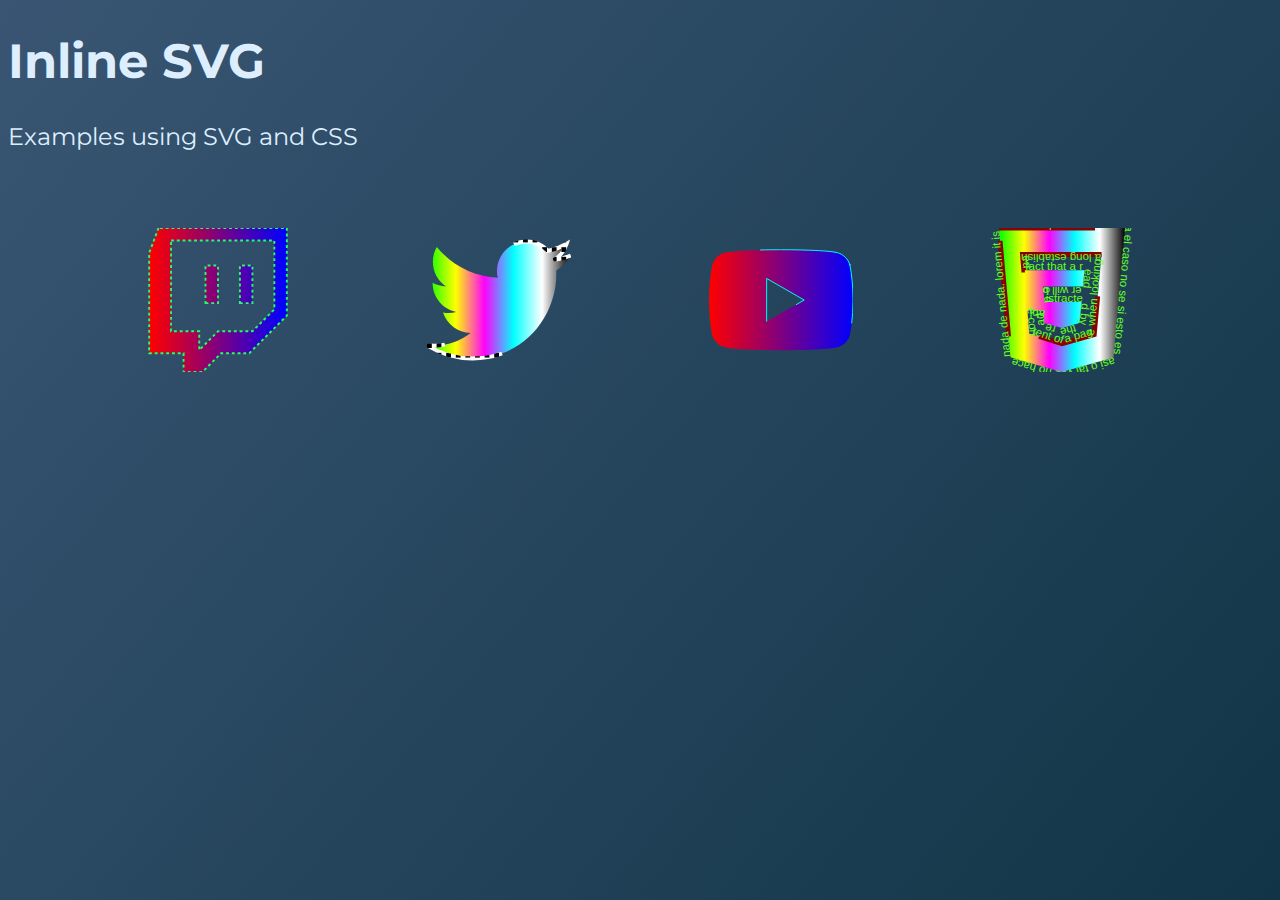
<file: src/index.html>
<!doctype html>
<html lang="en">
    <head>
        <meta charset="utf-8">
        <link rel="canonical" href="https://www.mydomain.com"/>

        <title>Inline SVG</title>
        <meta name="description" content="Example using inline svg">
        <meta name="author" content="Author's name">
        <meta name="viewport" content="width=device-width, initial-scale=1">

        <!--
        <link rel="manifest" href="site.webmanifest">
        <link rel="apple-touch-icon" sizes="180x180" href="images/touch/apple-touch-icon.png">
        <link rel="icon" type="image/png" sizes="32x32" href="favicon-32x32.png">
        <link rel="icon" type="image/png" sizes="16x16" href="favicon-16x16.png">
        <link rel="icon" type="image/png" sizes="192x192" href="highres-icon.png">
        -->

        <link rel="stylesheet" href="https://fonts.googleapis.com/css?family=Montserrat:400,700&amp;display=fallback">
        <link rel="stylesheet" href="css/main.css?v=1.0">
        
        <meta name="og:url" content="https://www.mydomain.com/">
        <meta name="og:title" content="► Inline SVG">
        <meta name="og:type" content="website">
        <meta name="og:description" content="Example using inline svg">
        <meta name="og:image" content="https://www.mydomain.com/highres-icon.png">
        <meta name=twitter:card content="summary">
        <meta name=twitter:site content="@Username">
        <meta name=twitter:url content="https://www.mydomain.com"/>
        <meta name=twitter:title content="► Inline SVG">
        <meta name=twitter:description content="Example using inline svg">
        <meta name=twitter:image content="https://www.mydomain.com/highres-icon.png">
        
        <meta name="theme-color" content="#1b2735">

    </head>
    <body>
        <!-- Add your site or application content here -->

        <!-- RECURSOS -->
        <!-- https://icomoon.io/app/#/select -->
        <!-- https://css-tricks.com/icon-fonts-vs-svg/ -->
        <!-- https://www.sitepoint.com/tips-accessible-svg/ -->
        <!-- https://iros.github.io/patternfills/ -->

        <h1>Inline SVG</h1>
        <span>Examples using SVG and CSS</span>
        <p />

        <!-- DEFINICION DE SVG -->
        <svg xmlns="http://www.w3.org/2000/svg" style="display: none;">

            <!-- SVG TWITCH -->
            <symbol id="icon-twitch-icoMoon150Brand" viewBox="0 0 150 150" aria-labelledby="title-twitch" aria-describedby="desc-twitch">
                <title id="title-twitch">Twitch</title>
                <desc id="desc-twitch">Logo de Twitch obtenido de: IcoMoonApp, set Brands.</desc>
                <!--<a xlink:href="https://twitch.tv/NombreUsuario" tabindex="0" role="link">-->
                <path class="path-twitch" stroke="#22FF66" stroke-width="1" d="M13.056 0l-9.775 26.094v104.337h35.85v19.569h19.575l19.544-19.575h29.344l39.125-39.112v-91.313zM26.094 13.031h107.594v71.744l-22.825 22.825h-35.862l-19.544 19.544v-19.544h-29.363zM61.969 78.263h13.031v-39.125h-13.031zM97.812 78.263h13.038v-39.125h-13.038z">
                <!-- fill="#6441a4" style="fill: var(--colorTwitchIcon, #6441a4)" -->
                </path>
                <!-- <text x="50%" y="30" font-size="1em" text-anchor="middle" fill="#000000">Twitch</text> -->
                <!-- </a> -->
            </symbol>

            <!-- SVG TWITTER -->
            <symbol id="icon-twitter-icoMoon150Brand" viewBox="0 0 150 150" aria-labelledby="title-twitter" aria-describedby="desc-twitter">
                <title id="title-twitter">Twitter</title>
                <desc id="desc-twitter">Logo de Twitter obtenido de: IcoMoonApp, set Brands.</desc>
                <!--<a xlink:href="https://twitter.com/NombreUsuario" tabindex="0" role="link">-->
                <path class="path-twitter" stroke="#22FF66" stroke-width="1" d="M149.712 28.556c-5.531 2.431-11.438 4.087-17.656 4.844 6.338-3.819 11.213-9.837 13.519-17.019-5.944 3.469-12.531 5.994-19.544 7.4-5.6-5.994-13.581-9.744-22.444-9.744-16.981 0-30.75 13.769-30.75 30.731 0 2.438 0.281 4.781 0.794 7.025-25.563-1.206-48.219-13.481-63.381-32.037-2.669 4.512-4.162 9.756-4.162 15.469 0 10.688 5.438 20.081 13.675 25.6-5.044-0.162-9.787-1.55-13.925-3.85v0.381c0 14.906 10.581 27.338 24.663 30.169-2.581 0.694-5.306 1.069-8.1 1.069-1.962 0-3.844-0.188-5.725-0.537 3.944 12.206 15.281 21.106 28.775 21.356-10.5 8.244-23.806 13.156-38.137 13.156-2.438 0-4.869-0.144-7.313-0.419 13.681 8.712 29.8 13.806 47.231 13.806 56.587 0 87.494-46.85 87.494-87.412 0-1.306 0-2.625-0.094-3.938 6.006-4.306 11.25-9.75 15.375-15.925z">
                <!-- fill="#1da1f2" style="fill: var(--colorTwitterIcon, #1da1f2)" -->
                </path>
                <!-- <text x="50%" y="30" font-size="1em" text-anchor="middle" fill="#000000">Twitter</text> -->
                <!-- </a> -->
            </symbol>

            <!-- SVG YOUTUBE -->
            <symbol id="icon-youtube-icoMoon150Brand" viewBox="0 0 150 150" aria-labelledby="title-youtube" aria-describedby="desc-youtube">
                <title id="title-youtube">Youtube</title>
                <desc id="desc-youtube">Logo de Youtube obtenido de: IcoMoonApp, set Brands.</desc>
                <!--<a xlink:href="https://youtube.com/NombreUsuario" tabindex="0" role="link">-->
                <path class="path-youtube" stroke="#22FF66" stroke-width="1" d="M146.844 38.781c-1.811-6.344-6.706-11.239-12.917-13.017l-0.133-0.033c-11.688-3.131-58.725-3.131-58.725-3.131s-46.919-0.063-58.725 3.131c-6.344 1.811-11.239 6.706-13.017 12.917l-0.033 0.133c-2.076 10.69-3.264 22.984-3.264 35.555 0 0.255 0 0.51 0.001 0.765l-0-0.039c-0.001 0.175-0.001 0.383-0.001 0.591 0 12.57 1.188 24.863 3.457 36.772l-0.193-1.22c1.811 6.344 6.706 11.239 12.917 13.017l0.133 0.033c11.675 3.138 58.725 3.138 58.725 3.138s46.912 0 58.725-3.138c6.344-1.811 11.239-6.706 13.017-12.917l0.033-0.133c1.991-10.47 3.129-22.513 3.129-34.822 0-0.465-0.002-0.929-0.005-1.394l0 0.071c0.004-0.432 0.005-0.943 0.005-1.454 0-12.311-1.139-24.356-3.318-36.035l0.187 1.208zM60.056 97.506v-44.956l39.15 22.512z">
                <!-- fill="#f00" style="fill: var(--color3, #f00)" -->
                </path>
                <!-- <text x="50%" y="30" font-size="1em" text-anchor="middle" fill="#000000">Youtube</text> -->
                <!-- </a> -->
            </symbol>

            <!-- SVG CSS3 --> 
            <symbol id="icon-css3-icoMoon150Brand" viewBox="0 0 150 150">
                <title>css3</title>
                <path id="id-path-css3" class="path-css3" fill="lightblue" stroke="darkred" stroke-width="5" d="M9.375 0h131.25l-11.937 134.769-53.831 15.231-53.531-15.237zM116.187 27.581l-82.375-0.019 1.331 16.387 63.281 0.012-1.594 16.975h-41.5l1.5 16.081h38.637l-2.287 22.019-18.187 5.025-18.475-5.063-1.175-13.188h-16.313l1.812 24.094 34.156 10.644 33.581-9.563z">
                </path>
                <text fill="#66FF22" style="font: 12px sans-serif;">
                    <textPath href="#id-path-css3">Text on a path. Pero para el caso no se si esto es asi o tal vez no hace nada de nada. lorem it is a long established fact that a reader will be distracted by the readable content of a page when looking at its layout. The point of using Lorem Ipsum is that it has a more-or-less normal distribution of letters, as opposed to using 'Content here, content here', making it look like readable English. Many desktop publishing packages and web page editors now use Lorem Ipsum as their default model text, and a search for 'lorem ipsum' will uncover many web sites still in their infancy. Various versions have evolved over the years, sometimes by accident, sometimes on purpose (injected humour and the like).</textPath>
                </text>
            </symbol>
        </svg>

        <!-- DEFINICION DE GRADIENTE PARA USAR EN SVG DESDE CSS -->
        <svg width="0" height="0">
            <defs>
                <linearGradient id="myGradient1">
                    <stop stop-color="#FF0000" offset="0"/>
                    <stop stop-color="#0000FF" offset="1"/>
                </linearGradient>
                <linearGradient id="myGradient2">
                    <stop stop-color="#00FF00" offset="0"/>
                    <stop stop-color="#FFFF00" offset="0.2"/>
                    <stop stop-color="#FF00FF" offset="0.4"/>
                    <stop stop-color="#00FFFF" offset="0.6"/>
                    <stop stop-color="#FFFFFF" offset="0.8"/>
                    <stop stop-color="#000000" offset="1"/>
                </linearGradient>
                <pattern id="myPattern" patternUnits="userSpaceOnUse" width="10" height="10"> 
                    <image xlink:href="[data-uri]" x="0" y="0" width="10" height="10"> 
                    </image> 
                </pattern>
            </defs>
        </svg>
        
        <!-- USO DE SVG COMPLETO -->
        <div class="container-svg">
             <svg class="icon icon-twitch">
                 <a xlink:href="https://twitch.tv/NombreUsuario" tabindex="0" role="link">
                     <use xlink:href="#icon-twitch-icoMoon150Brand"></use>
                 </a>
             </svg>
             <svg class="icon icon-twitter">
                 <a xlink:href="https://twitter.com/NombreUsuario" tabindex="0" role="link">
                     <use xlink:href="#icon-twitter-icoMoon150Brand"></use>
                 </a>
             </svg>
             <svg class="icon icon-youtube">
                 <a xlink:href="https://youtube.com/NombreUsuario" tabindex="0" role="link">
                     <use xlink:href="#icon-youtube-icoMoon150Brand"></use>
                 </a>
             </svg>
             <svg class="icon icon-css3">
                 <a xlink:href="https://domain.com/NombreUsuario" tabindex="0" role="link">
                     <use xlink:href="#icon-css3-icoMoon150Brand"></use>
                 </a>
             </svg>
        </div>

        <!--  USO DE SVG SIMPLE
        <svg class="icon icon-twitch"><use xlink:href="#icon-twitch-icoMoon72Brand"></use></svg>
        <svg class="icon icon-twitch"><use xlink:href="#icon-twitter-icoMoon72Brand"></use></svg>
        <svg class="icon icon-youtube"><use xlink:href="#icon-youtube-icoMoon72Brand"></use></svg>
        -->

        <!-- SVG generales -->
<svg aria-hidden="true" style="position: absolute; width: 0; height: 0; overflow: hidden;" version="1.1" xmlns="http://www.w3.org/2000/svg" xmlns:xlink="http://www.w3.org/1999/xlink">
<defs>
<symbol id="icon-amazon" viewBox="0 0 150 150">
<title>amazon</title>
<path fill="#f90" style="fill: var(--color1, #f90)" d="M0.281 112.625c0.45-0.725 1.169-0.775 2.175-0.138 22.725 13.188 47.463 19.788 74.187 19.788 17.825 0 35.425-3.331 52.794-9.969l1.969-0.875c0.863-0.375 1.463-0.625 1.831-0.813 1.413-0.55 2.438-0.288 3.281 0.813 0.75 1.088 0.563 2.1-0.75 3-1.6 1.188-3.75 2.562-6.288 4.087-7.775 4.644-16.5 8.225-26.156 10.788-9.563 2.538-19.031 3.813-28.225 3.813-14.156 0-27.563-2.475-40.219-7.419-12.625-4.962-23.875-11.937-33.938-20.937-0.625-0.462-0.938-0.938-0.938-1.375 0-0.294 0.125-0.563 0.275-0.762zM41.313 73.763c0-6.281 1.544-11.644 4.644-16.106 3.094-4.437 7.313-7.812 12.75-10.094 4.975-2.094 10.975-3.594 18.2-4.5 2.437-0.288 6.456-0.644 12-1.087v-2.313c0-5.813-0.656-9.738-1.875-11.719-1.887-2.688-4.875-4.062-9-4.062h-1.137c-3 0.288-5.6 1.225-7.788 2.875-2.187 1.688-3.594 3.937-4.219 6.85-0.375 1.875-1.287 2.906-2.719 3.188l-15.75-1.969c-1.55-0.375-2.325-1.125-2.325-2.438 0-0.288 0.044-0.562 0.138-0.938 1.544-8.062 5.344-14.063 11.375-18 6.1-3.85 13.125-6.094 21.188-6.562h3.375c10.312 0 18.481 2.712 24.3 8.063 0.844 0.938 1.688 1.875 2.531 3 0.75 1.031 1.4 1.962 1.769 2.813 0.469 0.837 0.938 2.063 1.219 3.563 0.375 1.587 0.656 2.625 0.844 3.188 0.188 0.65 0.387 1.875 0.475 3.844 0.063 1.956 0.125 3.081 0.125 3.456v33c0 2.35 0.375 4.5 1.031 6.475 0.656 1.956 1.313 3.375 1.969 4.212l3.188 4.212c0.563 0.85 0.85 1.6 0.85 2.25 0 0.75-0.375 1.413-1.125 1.962-7.5 6.563-11.625 10.125-12.269 10.688-1.031 0.844-2.344 0.938-3.938 0.281-1.219-1.038-2.344-2.075-3.288-3.1l-1.938-2.169c-0.375-0.462-1.038-1.313-1.981-2.625l-1.875-2.719c-5.063 5.538-10.019 9-15 10.406-3.087 0.938-6.831 1.419-11.438 1.419-6.938 0-12.75-2.144-17.25-6.462-4.5-4.313-6.75-10.406-6.75-18.375zM64.769 71.025c0 3.537 0.875 6.375 2.656 8.525 1.781 2.125 4.219 3.2 7.219 3.2 0.281 0 0.663-0.044 1.219-0.125 0.563-0.1 0.837-0.144 1.038-0.144 3.837-1 6.75-3.456 8.9-7.362 1.031-1.75 1.781-3.625 2.25-5.688 0.563-2 0.75-3.687 0.844-5 0.094-1.219 0.094-3.375 0.094-6.281v-3.375c-5.25 0-9.275 0.375-12 1.125-7.969 2.25-12 7.313-12 15.188zM122.031 114.944c0.188-0.375 0.469-0.687 0.825-1.062 2.262-1.519 4.463-2.562 6.562-3.125 3.438-0.831 6.813-1.388 10.075-1.5 0.875-0.075 1.75 0 2.562 0.188 4.062 0.375 6.563 1.050 7.325 2.063 0.394 0.563 0.563 1.425 0.563 2.437v0.938c0 3.188-0.875 6.938-2.594 11.25-1.737 4.313-4.15 7.8-7.225 10.5-0.456 0.375-0.875 0.563-1.231 0.563-0.187 0-0.375 0-0.563-0.075-0.563-0.275-0.669-0.75-0.4-1.5 3.375-7.875 5.037-13.394 5.037-16.5 0-0.937-0.188-1.687-0.544-2.15-0.906-1.038-3.438-1.606-7.65-1.606-1.519 0-3.331 0.1-5.438 0.288-2.269 0.281-4.375 0.563-6.25 0.844-0.563 0-0.925-0.087-1.125-0.275-0.187-0.188-0.225-0.294-0.125-0.481 0-0.106 0.037-0.188 0.125-0.394z"></path>
</symbol>
<symbol id="icon-amazonaws" viewBox="0 0 150 150">
<title>amazonaws</title>
<path d="M42.269 62.725c0 1.85 0.2 3.344 0.55 4.437 0.4 1.1 0.9 2.3 1.6 3.6 0.25 0.394 0.35 0.794 0.35 1.144 0 0.5-0.3 1-0.95 1.5l-3.144 2.094c-0.362 0.263-0.81 0.429-1.295 0.45l-0.005 0c-0.5 0-1-0.25-1.494-0.7-0.648-0.696-1.24-1.462-1.756-2.28l-0.038-0.064c-0.457-0.76-0.974-1.724-1.45-2.712l-0.1-0.231c-3.888 4.587-8.781 6.881-14.669 6.881-4.188 0-7.531-1.194-9.975-3.588-2.444-2.4-3.687-5.587-3.687-9.581 0-4.237 1.494-7.688 4.538-10.275 3.044-2.594 7.081-3.894 12.219-3.894 1.7 0 3.444 0.15 5.288 0.4 1.85 0.25 3.75 0.65 5.737 1.1v-3.644c0-3.794-0.794-6.438-2.344-7.981-1.594-1.55-4.287-2.294-8.125-2.294-1.75 0-3.55 0.194-5.394 0.644s-3.644 1-5.388 1.7c-0.472 0.22-1.052 0.44-1.649 0.623l-0.101 0.027c-0.235 0.078-0.506 0.13-0.787 0.144l-0.007 0c-0.7 0-1.050-0.5-1.050-1.544v-2.444c0-0.8 0.1-1.4 0.35-1.75 0.374-0.447 0.842-0.801 1.376-1.034l0.024-0.009c1.744-0.9 3.837-1.65 6.281-2.25 2.252-0.6 4.837-0.945 7.502-0.945 0.1 0 0.2 0 0.3 0.001l-0.015-0c5.937 0 10.275 1.35 13.069 4.044 2.744 2.688 4.137 6.781 4.137 12.269zM22.019 70.313c1.644 0 3.337-0.3 5.137-0.9 1.794-0.6 3.394-1.694 4.737-3.188 0.8-0.95 1.4-2 1.7-3.2 0.294-1.194 0.5-2.644 0.5-4.338v-2.094c-1.238-0.321-2.797-0.619-4.383-0.827l-0.211-0.023c-1.406-0.189-3.033-0.298-4.684-0.3h-0.003c-3.344 0-5.787 0.65-7.437 2-1.644 1.344-2.438 3.237-2.438 5.731 0 2.344 0.594 4.094 1.844 5.287 1.194 1.25 2.937 1.85 5.238 1.85zM62.081 75.7c-0.9 0-1.5-0.15-1.9-0.5-0.4-0.3-0.75-1-1.050-1.944l-11.719-38.569c-0.213-0.582-0.371-1.259-0.447-1.962l-0.003-0.039c0-0.8 0.4-1.25 1.194-1.25h4.894c0.944 0 1.594 0.156 1.938 0.5 0.406 0.3 0.706 1 1 1.95l8.388 33.025 7.781-33.025c0.25-1 0.55-1.65 0.944-1.95 0.51-0.318 1.13-0.506 1.794-0.506 0.073 0 0.145 0.002 0.216 0.007l-0.010-0h3.987c0.95 0 1.6 0.156 2 0.5 0.394 0.3 0.75 1 0.944 1.95l7.881 33.425 8.631-33.425c0.3-1 0.65-1.65 1-1.95 0.493-0.318 1.096-0.506 1.742-0.506 0.071 0 0.142 0.002 0.211 0.007l-0.010-0h4.644c0.794 0 1.25 0.406 1.25 1.25 0 0.25-0.056 0.5-0.106 0.8-0.089 0.477-0.21 0.897-0.367 1.298l0.017-0.048-12.019 38.562c-0.3 1-0.65 1.644-1.050 1.944-0.487 0.316-1.082 0.505-1.721 0.505-0.061 0-0.121-0.002-0.181-0.005l0.008 0h-4.294c-0.944 0-1.594-0.15-2-0.5-0.394-0.35-0.744-1-0.938-2l-7.737-32.175-7.688 32.125c-0.25 1-0.544 1.65-0.938 2-0.406 0.35-1.106 0.5-2 0.5zM126.181 77.044c-2.594 0-5.187-0.3-7.681-0.894-2.494-0.6-4.437-1.25-5.737-2-0.8-0.444-1.344-0.944-1.544-1.394-0.187-0.412-0.297-0.893-0.3-1.399v-2.545c0-1.044 0.4-1.544 1.144-1.544 0.3 0 0.6 0.050 0.9 0.15s0.75 0.3 1.25 0.5c1.694 0.75 3.537 1.344 5.487 1.744 1.994 0.4 3.938 0.6 5.937 0.6 3.138 0 5.588-0.55 7.281-1.65 1.566-0.958 2.596-2.659 2.596-4.6 0-0.048-0.001-0.096-0.002-0.144l0 0.007c0.001-0.041 0.002-0.090 0.002-0.138 0-1.303-0.513-2.485-1.347-3.357l0.002 0.002c-0.9-0.944-2.6-1.794-5.044-2.594l-7.231-2.25c-3.644-1.144-6.338-2.838-7.981-5.081-1.548-1.977-2.487-4.496-2.5-7.234v-0.003c0-2.094 0.456-3.937 1.35-5.538 0.9-1.594 2.094-2.994 3.594-4.087 1.5-1.15 3.188-2 5.187-2.594 2-0.6 4.094-0.85 6.288-0.85 1.094 0 2.244 0.050 3.344 0.2 1.144 0.15 2.187 0.35 3.237 0.55 1 0.25 1.95 0.5 2.844 0.794 0.9 0.3 1.6 0.6 2.1 0.9 0.601 0.307 1.102 0.728 1.492 1.24l0.008 0.011c0.281 0.418 0.448 0.933 0.448 1.486 0 0.055-0.002 0.11-0.005 0.165l0-0.007v2.344c0 1.050-0.4 1.6-1.15 1.6-0.706-0.083-1.346-0.295-1.92-0.613l0.027 0.013c-2.714-1.23-5.885-1.946-9.223-1.946-0.124 0-0.247 0.001-0.37 0.003l0.019-0c-2.844 0-5.094 0.444-6.637 1.394-1.55 0.95-2.344 2.394-2.344 4.437 0 1.4 0.5 2.6 1.5 3.544 0.994 0.95 2.838 1.9 5.481 2.75l7.088 2.238c3.588 1.15 6.188 2.75 7.731 4.794s2.294 4.388 2.294 6.981c0 2.144-0.45 4.094-1.294 5.787-0.9 1.7-2.1 3.194-3.644 4.394-1.55 1.25-3.394 2.144-5.538 2.794-2.25 0.694-4.587 1.044-7.137 1.044zM135.612 101.294c-16.413 12.125-40.263 18.556-60.762 18.556-28.737 0-54.625-10.625-74.187-28.287-1.544-1.394-0.15-3.294 1.7-2.194 21.15 12.269 47.244 19.706 74.231 19.706 18.213 0 38.212-3.794 56.625-11.575 2.744-1.25 5.088 1.794 2.394 3.794zM142.45 93.506c-2.1-2.688-13.875-1.294-19.212-0.644-1.594 0.2-1.844-1.2-0.394-2.25 9.375-6.581 24.794-4.688 26.587-2.494 1.794 2.25-0.5 17.663-9.281 25.044-1.344 1.15-2.644 0.55-2.044-0.944 2-4.938 6.438-16.062 4.344-18.713z"></path>
</symbol>
<symbol id="icon-amd" viewBox="0 0 150 150">
<title>amd</title>
<path fill="#ed1c24" style="fill: var(--color2, #ed1c24)" d="M114.525 57.106l9.744 9.75h15.975v15.981l9.756 9.75v-35.481zM12.5 59.5l-12.5 31h8.181l2.313-6.138h13.881l2.55 6.138h8.363l-13.837-31zM38.806 59.5v30.969h7.737v-19.325l8.363 9.762h1.175l8.363-9.725v19.319h7.737v-31h-6.744l-9.95 11.531-9.944-11.531zM78.075 59.5v31h12.856c12.369 0 18-6.537 18-15.45 0-8.5-5.856-15.55-17.169-15.55zM85.806 65.187h4.95c7.313 0 10.188 4.444 10.188 9.813 0 4.55-2.325 9.825-10.1 9.825h-5.037zM17.15 66.894l4.944 12.075h-9.544zM124.256 68.813l-10.025 10.019v14.063h14.037l10.025-10.044h-14.037z"></path>
</symbol>
<symbol id="icon-android" viewBox="0 0 150 150">
<title>android</title>
<path fill="#3ddc84" style="fill: var(--color3, #3ddc84)" d="M150 118.75h-150c1.611-14.3 6.543-27.193 14.004-38.238l-0.192 0.301c5.911-9.041 13.576-16.446 22.563-21.887l2.875-1.613-12.625-21.312c-0.291-0.472-0.463-1.043-0.463-1.655 0-1.146 0.605-2.15 1.512-2.712l0.014-0.008c0.458-0.278 1.011-0.443 1.603-0.443 1.153 0 2.16 0.624 2.701 1.553l0.008 0.015 13 21.875c8.666-3.563 18.725-5.631 29.268-5.631 0.345 0 0.69 0.002 1.034 0.007l-0.052-0.001c0.277-0.004 0.603-0.006 0.93-0.006 10.367 0 20.251 2.069 29.262 5.817l-0.505-0.186 12.937-21.875c0.552-0.934 1.554-1.55 2.699-1.55 0.622 0 1.201 0.182 1.688 0.495l-0.012-0.007c0.896 0.574 1.481 1.565 1.481 2.692 0 0.623-0.179 1.205-0.488 1.696l0.008-0.013-12.625 21.375 3.125 1.75c9.244 5.816 16.848 13.401 22.515 22.335l0.172 0.29c6.861 10.531 11.66 23.027 13.509 36.466l0.053 0.472zM103.125 90.75c0 3.452 2.798 6.25 6.25 6.25v0c3.452 0 6.25-2.798 6.25-6.25v0c0-3.452-2.798-6.25-6.25-6.25v0c-3.452 0-6.25 2.798-6.25 6.25v0zM34.375 90.75c0 3.452 2.798 6.25 6.25 6.25v0c3.452 0 6.25-2.798 6.25-6.25v0c0-3.452-2.798-6.25-6.25-6.25v0c-3.452 0-6.25 2.798-6.25 6.25v0z"></path>
</symbol>
<symbol id="icon-apple" viewBox="0 0 150 150">
<title>apple</title>
<path fill="#999" style="fill: var(--color4, #999)" d="M44.238 147.188c-2.956-1.975-5.581-4.394-7.775-7.188-2.394-2.894-4.613-5.937-6.65-9.087-4.788-7-8.531-14.656-11.125-22.725-3.125-9.387-4.644-18.375-4.644-27.169 0-9.813 2.125-18.375 6.263-25.563 3.063-5.625 7.625-10.331 13.125-13.638 5.313-3.312 11.5-5.125 17.75-5.25 2.187 0 4.563 0.312 7.062 0.938 1.812 0.5 4 1.313 6.687 2.313 3.438 1.313 5.313 2.125 5.937 2.313 2 0.75 3.687 1.062 5 1.062 1 0 2.438-0.312 4.031-0.813 0.906-0.312 2.625-0.875 5.063-1.938 2.412-0.875 4.325-1.625 5.844-2.187 2.313-0.687 4.55-1.313 6.563-1.625 2.438-0.375 4.856-0.5 7.175-0.312 4.437 0.312 8.5 1.25 12.125 2.625 6.375 2.562 11.519 6.563 15.356 12.25-1.625 1-3.125 2.163-4.531 3.438-3.044 2.688-5.625 5.875-7.688 9.406-2.688 4.812-4.062 10.25-4.025 15.75 0.094 6.769 1.812 12.719 5.25 17.875 2.419 3.75 5.65 6.963 9.588 9.6 1.938 1.313 3.638 2.219 5.25 2.813-0.75 2.344-1.575 4.625-2.531 6.875-2.169 5.044-4.75 9.875-7.812 14.437-2.7 3.938-4.825 6.875-6.438 8.813-2.513 3-4.938 5.25-7.375 6.856-2.688 1.781-5.844 2.725-9.075 2.725-2.187 0.094-4.375-0.188-6.462-0.794-1.812-0.594-3.6-1.263-5.35-2.019-1.831-0.837-3.725-1.55-5.656-2.125-2.375-0.625-4.812-0.925-7.275-0.919-2.5 0-4.938 0.312-7.25 0.906-1.938 0.55-3.813 1.225-5.669 2.031-2.625 1.094-4.344 1.812-5.344 2.125-2.025 0.6-4.1 0.963-6.188 1.094-3.25 0-6.275-0.938-9.206-2.894zM87.075 31.812c-4.25 2.125-8.288 3.025-12.331 2.725-0.625-4.038 0-8.187 1.688-12.731 1.5-3.875 3.5-7.375 6.25-10.5 2.875-3.25 6.312-5.937 10.188-7.875 4.125-2.125 8.063-3.25 11.813-3.438 0.5 4.25 0 8.438-1.563 12.937-1.425 4-3.55 7.687-6.25 11-2.719 3.25-6.094 5.937-9.794 7.881z"></path>
</symbol>
<symbol id="icon-bitcoin" viewBox="0 0 150 150">
<title>bitcoin</title>
<path fill="#f7931a" style="fill: var(--color5, #f7931a)" d="M147.738 93.15c-10.013 40.188-50.706 64.625-90.888 54.6-40.162-9.938-64.625-50.719-54.588-90.844 10-40.219 50.706-64.675 90.862-54.669 40.188 10.031 64.638 50.719 54.612 90.925zM108.050 64.319c1.5-9.937-6.087-15.312-16.5-18.938l3.375-13.456-8.219-2.063-3.281 13.169c-2.156-0.544-4.406-1.044-6.65-1.563l3.288-13.294-8.25-2.063-3.375 13.531c-1.781-0.419-3.531-0.825-5.25-1.25l-11.344-2.813-2.187 8.794c0 0 6.094 1.406 5.969 1.475 3.344 0.85 3.938 3.038 3.844 4.788l-9.231 37c-0.469 1.038-1.5 2.538-3.837 1.962 0.094 0.125-6-1.5-6-1.5l-4.125 9.438 10.688 2.663 5.813 1.512-3.375 13.687 8.25 2.044 3.375-13.563c2.25 0.625 4.406 1.188 6.563 1.706l-3.188 13.462 8.25 2.063 3.406-13.688c14 2.669 24.563 1.606 29-11.088 3.563-10.231-0.187-16.125-7.606-19.975 5.337-1.206 9.375-4.75 10.5-12.063zM89.238 90.694c-2.525 10.25-19.731 4.688-25.313 3.312l4.5-18.125c5.6 1.437 23.481 4.188 20.813 14.813zM91.8 64.194c-2.313 9.312-16.638 4.594-21.281 3.438l4.088-16.5c4.65 1.125 19.606 3.275 17.187 13.025z"></path>
</symbol>
<symbol id="icon-blender" viewBox="0 0 150 150">
<title>blender</title>
<path fill="#f5792a" style="fill: var(--color6, #f5792a)" d="M78.188 82.587c0.288-5 2.737-9.412 6.438-12.537 3.679-3.073 8.458-4.938 13.673-4.938 0.053 0 0.106 0 0.16 0.001h-0.008c5.313 0 10.194 1.875 13.819 4.938 3.7 3.125 6.144 7.538 6.425 12.531 0.281 5.144-1.781 9.912-5.406 13.456-3.795 3.629-8.951 5.863-14.629 5.863-0.073 0-0.146-0-0.219-0.001l0.011 0c-0.063 0.001-0.137 0.001-0.211 0.001-5.681 0-10.84-2.234-14.647-5.871l0.008 0.008c-3.625-3.544-5.688-8.313-5.406-13.45zM45.938 92.694c0.038 1.962 0.663 5.763 1.6 8.738 2.154 6.691 5.565 12.45 9.987 17.265l-0.030-0.034c4.781 5.243 10.578 9.467 17.092 12.376l0.327 0.13c6.638 3.002 14.393 4.751 22.556 4.751 0.112 0 0.224-0 0.337-0.001l-0.017 0c0.033 0 0.072 0 0.11 0 8.235 0 16.055-1.777 23.098-4.968l-0.352 0.143c6.834-3.067 12.626-7.308 17.369-12.521l0.037-0.042c4.383-4.795 7.791-10.563 9.858-16.934l0.092-0.328c1.269-3.9 2.001-8.388 2.001-13.047 0-2.175-0.16-4.313-0.468-6.403l0.029 0.237c-0.951-6.535-3.19-12.401-6.458-17.55l0.108 0.182c-3.148-4.995-6.996-9.222-11.464-12.686l-0.111-0.083h0.012l-46.987-36.075c-3.075-2.363-8.244-2.35-11.625 0.012-3.419 2.388-3.806 6.344-0.769 8.844l-0.006 0.006 19.537 15.894-59.644 0.063c-4.925 0.006-9.656 3.237-10.594 7.325-0.963 4.156 2.375 7.606 7.5 7.625v0.012l30.188-0.063-54.087 41.513c-5.081 3.888-6.719 10.362-3.519 14.456 3.25 4.169 10.156 4.175 15.294 0.025l29.4-24.056c0 0-0.431 3.25-0.4 5.194zM121.5 103.575c-6.063 6.175-14.538 9.675-23.719 9.687-9.188 0.025-17.669-3.45-23.731-9.612-2.787-2.798-4.99-6.178-6.411-9.943l-0.064-0.194c-0.999-2.693-1.576-5.804-1.576-9.049 0-4.75 1.238-9.212 3.408-13.079l-0.070 0.135c1.894-3.366 4.302-6.208 7.152-8.526l0.054-0.042c5.888-4.8 13.381-7.394 21.225-7.406 7.85-0.012 15.344 2.562 21.237 7.344 3 2.444 5.438 5.337 7.2 8.544 1.741 3.077 2.908 6.7 3.255 10.559l0.007 0.103c0.062 0.682 0.098 1.475 0.098 2.277 0 3.244-0.584 6.352-1.651 9.225l0.060-0.183c-1.485 3.966-3.687 7.355-6.471 10.165l0.002-0.002z"></path>
</symbol>
<symbol id="icon-blogger" viewBox="0 0 150 150">
<title>blogger</title>
<path fill="#ff5722" style="fill: var(--color7, #ff5722)" d="M137.35 150h-124.688c-7.038 0-12.663-5.625-12.663-12.65v-124.688c0-7.038 5.625-12.663 12.656-12.663h125.156c6.563 0 12.188 5.625 12.188 12.656v124.688c0 7.031-5.625 12.656-12.65 12.656zM75 24.844h-18.75c-17.344 0-31.406 14.063-31.406 31.406v37.5c0 17.337 14.063 31.4 31.406 31.4h37.5c17.337 0 31.4-14.063 31.4-31.4v-24.844c0-3.75-2.813-6.563-6.562-6.563h-6.087c-3.275 0-6.1-2.812-6.1-6.1 0-17.35-14.063-31.413-31.4-31.4zM94.212 99.844h-37.962c-3.281 0-6.094-2.813-6.094-6.094s2.812-6.1 6.094-6.1h37.962c3.288 0 6.106 2.813 6.106 6.1s-2.813 6.1-6.106 6.094zM78.275 50.156c3.294 0 6.1 2.812 6.1 6.094s-2.813 6.094-6.094 6.094h-22.5c-3.281 0-6.1-2.812-6.1-6.094s2.813-6.094 6.094-6.094z"></path>
</symbol>
<symbol id="icon-cloudflare" viewBox="0 0 150 150">
<title>cloudflare</title>
<path fill="#f38020" style="fill: var(--color8, #f38020)" d="M103.18 105.279c0.922-3.167 0.567-6.067-0.971-8.221-1.404-1.978-3.778-3.119-6.634-3.253l-54.12-0.702c-0.004 0-0.010 0-0.015 0-0.342 0-0.642-0.176-0.816-0.442l-0.002-0.004c-0.177-0.263-0.219-0.616-0.131-0.971 0.174-0.525 0.702-0.928 1.273-0.976l54.599-0.702c6.469-0.306 13.501-5.543 15.961-11.96l3.119-8.133c0.134-0.351 0.183-0.705 0.092-1.050-3.516-15.914-17.719-27.783-34.687-27.783-15.649 0-28.927 10.111-33.673 24.134-3.079-2.286-6.992-3.516-11.212-3.119-7.516 0.744-13.541 6.769-14.288 14.285-0.177 1.938-0.043 3.83 0.397 5.588-12.269 0.349-22.071 10.376-22.071 22.73 0 1.092 0.089 2.197 0.22 3.296 0.088 0.519 0.527 0.922 1.056 0.922h99.884c0.568 0 1.099-0.403 1.27-0.971zM120.41 70.508c-0.482 0-1.007 0-1.489 0.070-0.354 0-0.659 0.259-0.794 0.61l-2.111 7.34c-0.922 3.167-0.574 6.067 0.964 8.227 1.41 1.978 3.784 3.113 6.641 3.247l11.523 0.708c0.348 0 0.659 0.164 0.831 0.439 0.177 0.269 0.219 0.671 0.134 0.976-0.177 0.525-0.708 0.928-1.275 0.971l-12.006 0.702c-6.506 0.305-13.489 5.542-15.954 11.963l-0.879 2.241c-0.177 0.446 0.134 0.885 0.616 0.885h41.236c0.482 0 0.921-0.306 1.056-0.787 0.701-2.551 1.098-5.231 1.098-8.002 0-16.266-13.281-29.544-29.59-29.544z"></path>
</symbol>
<symbol id="icon-codepen" viewBox="0 0 150 150">
<title>codepen</title>
<path d="M150 51.138l-0.113-0.544-0.106-0.312c-0.063-0.15-0.113-0.312-0.188-0.469-0.019-0.112-0.094-0.213-0.125-0.312l-0.219-0.419-0.188-0.312-0.275-0.375-0.288-0.281-0.375-0.281-0.288-0.187-0.375-0.275-0.275-0.25-0.094-0.125-68.469-45.806c-2.169-1.45-4.975-1.45-7.137 0l-69.4 46.325-0.237 0.25-0.312 0.35-0.231 0.281-0.312 0.375c-0.125 0.106-0.188 0.187-0.188 0.288l-0.312 0.375-0.125 0.375c-0.125 0.063-0.125 0.25-0.187 0.438l-0.063 0.312c-0.119 0.194-0.119 0.381-0.119 0.569v46.856c0 0.275 0.019 0.563 0.063 0.844l0.063 0.288c0.031 0.188 0.063 0.375 0.125 0.537l0.094 0.312c0.063 0.169 0.1 0.331 0.169 0.469l0.138 0.312c0 0.063 0.094 0.25 0.188 0.375l0.188 0.25c0.094 0.063 0.188 0.25 0.281 0.375l0.188 0.25 0.25 0.25c0.063 0.081 0.063 0.188 0.188 0.188l0.375 0.263 0.25 0.188 0.063 0.087 68.562 45.813c1.025 0.75 2.344 1.019 3.563 1.019s2.438-0.375 3.563-1.125l69.738-46.287 0.325-0.363 0.206-0.281 0.25-0.375 0.188-0.312 0.187-0.438 0.1-0.325 0.188-0.481 0.094-0.281 0.188-0.5v-46.875c0-0.312 0-0.594-0.1-0.875l-0.087-0.281 0.275 0.019zM75.063 90.387l-22.812-15.25 22.812-15.263 22.812 15.25zM68.6 48.675l-27.956 18.687-22.581-15.1 50.538-33.687zM29.037 75.131l-16.137 10.812v-21.569zM40.644 82.944l27.956 18.687v30.125l-50.538-33.694 22.613-15.106zM81.5 101.631l27.963-18.625 22.581 15.125-50.544 33.687zM121.062 75.194l16.144-10.75v21.6zM109.469 67.444l-27.956-18.694v-30.188l50.531 33.687-22.575 15.094z"></path>
</symbol>
<symbol id="icon-csharp" viewBox="0 0 150 150">
<title>csharp</title>
<path fill="#239120" style="fill: var(--color9, #239120)" d="M75 0c-41.421 0-75 33.579-75 75v0c0 41.421 33.579 75 75 75v0c41.421 0 75-33.579 75-75v0c0-41.421-33.579-75-75-75v0zM58.913 44.5c4.471 0.028 8.731 0.897 12.64 2.457l-0.234-0.082v7.381c-3.937-2.228-8.645-3.54-13.661-3.54-0.141 0-0.282 0.001-0.423 0.003l0.021-0c-0.213-0.008-0.463-0.012-0.714-0.012-6.185 0-11.76 2.612-15.681 6.794l-0.011 0.012c-3.947 4.484-6.357 10.406-6.357 16.891 0 0.447 0.011 0.892 0.034 1.334l-0.002-0.062c-0.021 0.378-0.033 0.821-0.033 1.267 0 6.111 2.249 11.697 5.965 15.976l-0.025-0.030c3.681 3.948 8.913 6.409 14.719 6.409 0.279 0 0.557-0.006 0.833-0.017l-0.040 0.001c0.215 0.006 0.469 0.009 0.723 0.009 5.409 0 10.473-1.475 14.812-4.045l-0.135 0.074-0.025 6.75c-4.426 2.202-9.641 3.491-15.156 3.491-0.44 0-0.877-0.008-1.313-0.024l0.063 0.002c-0.344 0.016-0.746 0.025-1.151 0.025-7.476 0-14.223-3.117-19.015-8.122l-0.009-0.010c-4.72-5.272-7.606-12.272-7.606-19.946 0-0.478 0.011-0.954 0.033-1.427l-0.002 0.067c-0.019-0.404-0.029-0.877-0.029-1.353 0-8.347 3.259-15.934 8.574-21.555l-0.014 0.015c5.26-5.381 12.592-8.717 20.704-8.717 0.353 0 0.704 0.006 1.053 0.019l-0.051-0.001c0.185-0.009 0.447-0.018 0.709-0.024l0.041-0.001c0.198-0.004 0.432-0.006 0.665-0.006 0.034 0 0.068 0 0.102 0h-0.005zM95.556 45.469h5.225l-3.469 16.575h10.381l3.544-16.575h5.063l-3.469 16.575 10.825-0.025-0.938 4.356h-10.781l-2.575 12.375h11.575l-1.1 4.362h-11.35l-3.625 16.406h-5.187l3.544-16.406h-10.313l-3.469 16.406h-5.063l3.469-16.406h-10.875l0.819-4.362h10.925l2.506-12.35h-11.412l0.862-4.356h11.412zM96.444 66.375l-2.694 12.375h10.456l2.644-12.375z"></path>
</symbol>
<symbol id="icon-css3" viewBox="0 0 150 150">
<title>css3</title>
<path fill="#1572b6" style="fill: var(--color10, #1572b6)" d="M9.375 0h131.25l-11.937 134.769-53.831 15.231-53.531-15.237zM116.187 27.581l-82.375-0.019 1.331 16.387 63.281 0.012-1.594 16.975h-41.5l1.5 16.081h38.637l-2.287 22.019-18.187 5.025-18.475-5.063-1.175-13.188h-16.313l1.812 24.094 34.156 10.644 33.581-9.563z"></path>
</symbol>
<symbol id="icon-csswizardry" viewBox="0 0 150 150">
<title>csswizardry</title>
<path fill="#f43059" style="fill: var(--color11, #f43059)" d="M0.188 102.675v-95.688c0-3.862 3.125-6.987 6.981-6.987h135.331c3.9 0 7 3.125 7 7v92.25c-4.188-2.562-9.125-3.85-14.731-3.85-7.838 0-13.781 1.875-17.838 5.6-4.062 3.738-6.063 8.3-6.063 13.906 0 6.063 2.063 10.563 6.25 13.437 2.438 1.781 6.938 3.375 13.375 4.762l6.563 1.5c3.938 0.831 6.687 1.875 8.5 2.875 1.75 1.144 2.688 2.731 2.688 4.781 0 3.537-1.812 5.969-5.438 7.175l-0.188 0.1h-13.812c-1.794-0.65-3.188-1.587-4.313-2.813-1.125-1.4-1.875-3.438-2.25-6.331h-12.375c0 3.537 0.644 6.531 2.063 9.25h-10.5c1.188-2.438 1.875-5.144 1.875-8.231 0-5.5-1.875-9.687-5.538-12.6-2.337-1.856-5.875-3.344-10.55-4.481l-10.75-2.513c-4.125-0.875-6.813-1.75-8.125-2.5-1.938-1.125-2.875-2.813-2.875-4.938 0-2.375 1-4.25 2.937-5.562 2.063-1.313 4.688-1.938 8.063-1.938 3.063 0 5.5 0.563 7.563 1.625 3.087 1.6 4.688 4.313 4.938 8.044h12.5c-0.188-6.537-2.594-11.581-7.188-15.025-4.65-3.438-10.156-5.219-16.687-5.219-7.844 0-13.719 1.875-17.831 5.5-4 3.644-6.063 8.313-6.063 13.812 0 6.063 2.063 10.55 6.25 13.437 2.512 1.688 7 3.269 13.437 4.75l6.531 1.5c3.813 0.844 6.625 1.781 8.5 2.906 1.75 1.125 2.688 2.688 2.688 4.75 0 3.563-1.875 5.875-5.5 7.188h-14c-1.775-0.663-3.25-1.6-4.313-2.906-1.125-1.375-1.938-3.525-2.313-6.338h-12.606c0 3.488 0.656 6.563 2 9.25h-13.062c2.063-3.25 3.456-7 4.144-11.187h-12.831c-0.875 3.187-1.95 5.613-3.281 7.188-1.625 2.063-3.75 3.375-6.375 4.031h-7.669c-2.813-0.656-5.231-2.238-7.188-4.75-2.9-3.487-4.3-8.712-4.3-15.625 0-7 1.437-12.312 4.125-16.125 2.813-3.831 6.438-5.688 11.187-5.688 4.688 0 8.125 1.313 10.563 4.025 1.313 1.5 2.438 3.75 3.25 6.725h13c-0.188-3.862-1.625-7.75-4.287-11.625-4.825-6.875-12.462-10.312-22.9-10.312-7.25 0-13.338 2.25-18.188 6.625zM149.525 125.4v-9.712h-3.225c-0.219-3.731-1.875-6.387-4.894-7.962-1.956-1.025-4.481-1.55-7.456-1.55-3.375 0-5.969 0.687-7.938 2.013-1.95 1.344-2.988 3.237-2.988 5.637 0 2.219 1.038 3.875 2.981 4.969 1.375 0.656 4.062 1.587 8.187 2.525l10.75 2.562c1.875 0.375 3.5 0.937 5 1.437z"></path>
</symbol>
<symbol id="icon-deezer" viewBox="0 0 150 150">
<title>deezer</title>
<path fill="#feaa2d" style="fill: var(--color12, #feaa2d)" d="M117.562 26v18.938h32.438v-18.938zM39.188 52.375v18.919h32.431v-18.919zM117.562 52.375v18.919h32.438v-18.919zM39.188 78.713v18.919h32.431v-18.919zM78.381 78.713v18.919h32.437v-18.919zM117.569 78.713v18.919h32.431v-18.919zM0 105.063v18.931h32.438v-18.938zM39.188 105.063v18.931h32.431v-18.938zM78.381 105.063v18.931h32.437v-18.938zM117.569 105.063v18.931h32.431v-18.938z"></path>
</symbol>
<symbol id="icon-deno" viewBox="0 0 150 150">
<title>deno</title>
<path d="M69.1 0.037c-0.35 0.037-1.475 0.169-2.487 0.256-14.425 1.512-28.631 7.619-40.212 17.319-3.14 2.773-6.008 5.641-8.69 8.676l-0.091 0.105c-9.594 11.456-15.2 24.312-17.262 39.531-0.462 3.375-0.462 14.775 0 18.15 2.069 15.219 7.675 28.075 17.262 39.531 2.773 3.14 5.641 6.008 8.676 8.69l0.105 0.091c11.456 9.594 24.312 15.2 39.531 17.262 3.375 0.462 14.775 0.462 18.15 0 15.219-2.069 28.075-7.675 39.531-17.262 3.14-2.773 6.008-5.641 8.69-8.676l0.091-0.105c9.594-11.456 15.2-24.312 17.262-39.531 0.462-3.375 0.462-14.775 0-18.15-2.069-15.219-7.675-28.075-17.262-39.531-2.773-3.14-5.641-6.008-8.676-8.69l-0.105-0.091c-11.419-9.556-24.406-15.237-39.419-17.25-1.625-0.219-3.981-0.312-8.356-0.35-0.824-0.015-1.796-0.024-2.771-0.024-1.395 0-2.786 0.018-4.172 0.053l0.205-0.004zM70.019 8.006c0 2.156 0.15 6.844 0.35 11.287 0.112 2.175 0.237 5.294 0.294 6.919 0.2 5.756 0.813 20.862 0.906 22.206l0.094 1.344-0.831-0.094c-0.348-0.018-0.674-0.090-0.978-0.207l0.022 0.007c-0.143-0.841-0.236-1.823-0.256-2.823l-0-0.021c-0.213-2.354-0.763-14.807-1.262-27.272l-0.27-8.497-0.112-4.094 0.519-0.075c0.275-0.037 0.738-0.094 1.031-0.112l0.5-0.019zM87.675 7.563c0.019 0.019 0.075 5.587 0.131 12.375 0.075 6.806 0.169 12.912 0.219 13.575 0.056 0.681 0.037 1.275-0.056 1.313-0.149 0.029-0.321 0.046-0.497 0.046s-0.347-0.017-0.514-0.049l0.017 0.003-0.85-0.075-0.131-5.369-0.2-7.325c-0.15-3.262-0.275-14.35-0.169-14.625 0.075-0.2 0.275-0.219 1.050-0.094 0.537 0.113 0.975 0.2 1 0.225zM45.006 13.744c0.112 0.169 0.975 10.331 2.050 23.631 0.35 4.519 0.7 8.65 0.756 9.169 0.094 0.944 0.075 0.975-0.519 1.344-0.212 0.145-0.456 0.269-0.715 0.362l-0.023 0.007c-0.056 0-0.169-0.481-0.219-1.069-0.256-2.4-1.256-13.981-1.956-22.356-0.406-4.925-0.775-9.331-0.831-9.813-0.094-0.813-0.075-0.888 0.406-1.144 0.588-0.312 0.925-0.369 1.050-0.131zM95.787 17.45c0.519 0.188 0.569 0.275 0.681 1.331 0.188 1.844 0.131 10.662-0.075 10.662-0.537 0-1.644-0.625-1.731-0.975-0.076-1.387-0.12-3.011-0.12-4.644 0-0.411 0.003-0.821 0.008-1.23l-0.001 0.062c0-5.994-0.075-5.644 1.237-5.206zM61.719 18.319c0 0.5 0.131 3.244 0.275 6.144l0.387 8.156c0.131 3.213 0.169 3.1-1.069 3.175-0.606 0.019-0.606 0.019-0.644-0.906-0.037-0.519-0.131-2.119-0.237-3.6-0.094-1.475-0.312-4.669-0.462-7.1s-0.331-4.85-0.387-5.369c-0.112-0.925-0.094-0.956 0.406-1.144 0.34-0.118 0.732-0.191 1.139-0.2l0.004-0c0.588-0.019 0.588-0.019 0.588 0.844zM112.887 20.844l0.625 0.256 0.131 2.469c0.056 1.344 0.094 4.263 0.056 6.456l-0.056 4.019-0.775-0.387-0.775-0.369-0.056-6.125c-0.037-3.375-0.019-6.237 0.019-6.363 0.075-0.275 0.075-0.275 0.831 0.044zM79.206 23.262c0.113 0.113 0.369 9.056 0.387 13.594l0.019 2.731-0.869-0.131c-0.352-0.030-0.668-0.076-0.978-0.14l0.053 0.009c-0.056-0.037-0.606-13.706-0.606-15.031v-1.362l0.944 0.113c0.387 0.036 0.744 0.113 1.083 0.228l-0.033-0.010zM121.688 24.569c0.219 0.256 0.256 4.3 0.312 26.581 0.056 25.587 0.056 26.25-0.275 26.25-0.244-0.018-0.465-0.104-0.647-0.24l0.003 0.002c-0.275-0.2-0.312-2.438-0.406-24.294-0.037-9.985-0.117-19.366-0.239-28.736l0.021 2.005-0.113-2.656 0.537 0.387c0.312 0.219 0.663 0.537 0.806 0.7zM105.144 28.356c0.094 0.075 0.188 1.125 0.2 2.325 0.094 4.075 0.112 29.069 0.019 29.144-0.037 0.037-0.369-0.056-0.738-0.2l-0.663-0.275v-31.375l0.519 0.112c0.275 0.075 0.575 0.188 0.663 0.269zM54.231 29.388c0.056 0.5 0.15 1.625 0.2 2.544l0.294 4.575c0.219 3.244 0.188 3.45-0.869 3.45-0.556 0-0.625-0.056-0.7-0.606-0.188-1.087-0.831-10.163-0.738-10.313 0.431-0.249 0.935-0.426 1.473-0.498l0.021-0.002c0.112-0.019 0.256 0.369 0.319 0.85zM23.719 34.087l0.906 9.094c0.312 3.044 0.575 5.625 0.575 5.738 0 0.219-1.419 0.925-1.569 0.775-0.444-2.821-1.129-8.708-1.729-14.621l-0.208-2.535c0-0.444 1.419-2.306 1.606-2.1 0.056 0.038 0.237 1.681 0.419 3.65zM96.044 36.025l0.537 0.312 0.019 3.987c0.019 2.175 0.056 4.612 0.056 5.406 0.037 1.662-0.169 1.938-1.162 1.587l-0.569-0.2v-1.587c0-0.888-0.056-3.45-0.131-5.719l-0.113-4.094h0.425c0.35 0.044 0.667 0.152 0.95 0.313l-0.013-0.007zM31.819 43.181l1.219 13.281 0.625 6.825-0.719 0.719-0.7 0.719-0.131-1.456c-0.075-0.813-0.444-4.575-0.831-8.375s-0.944-9.312-1.219-12.25l-0.519-5.313 0.719-0.663c0.644-0.606 0.719-0.625 0.85-0.294 0.075 0.188 0.387 3.244 0.706 6.806zM18 45.419c0.406 3.631 1.475 13.3 2.4 21.469s1.788 16.050 1.956 17.525c0.15 1.475 0.406 3.706 0.556 4.981 0.256 2.156 0.256 2.306-0.037 2.525-0.444 0.331-0.625 0.294-0.625-0.094 0-0.169-0.169-1.569-0.369-3.081-0.331-2.525-0.888-6.806-2.119-16.419-0.256-1.938-0.756-5.794-1.106-8.575 0.841 8.936 0.028 2.795-0.766-3.352l-1.54-14.598c-0.331-2.506-0.537-4.744-0.481-4.981 0.131-0.5 1.219-2.231 1.331-2.119 0.037 0.056 0.406 3.063 0.8 6.719zM12.356 53.369l1.144 9c0.35 2.731 0.794 6.144 0.994 7.563l0.35 2.581-0.387 0.331c-0.219 0.188-0.444 0.256-0.519 0.188s-0.219-0.813-0.331-1.625-0.794-5.55-1.531-10.512l-1.312-9.038 0.425-1.256c0.121-0.469 0.299-0.881 0.53-1.257l-0.011 0.020c0.075 0 0.35 1.806 0.65 4.006zM113.625 50.95c0.256 0.256 0.294 1.4 0.294 9.869v9.575h-0.519c-1.125 0-1.106 0.275-1.181-10.2l-0.056-9.537h0.588c0.312 0 0.719 0.131 0.875 0.294zM73.25 54.25c4.169 0.625 7.8 1.788 11.4 3.631 2.325 1.2 3.431 2.031 6.012 4.5 3.837 3.669 6.2 6.881 8.412 11.419 3.225 6.606 4.481 12.45 6.069 28.131 0.719 7.025 1.662 19.775 1.863 24.994 0.056 1.512 0.188 4 0.294 5.531 0.2 3.244 0.444 2.806-2.419 4.188-3.969 1.919-7.781 3.244-12.819 4.481-6.162 1.512-10.144 1.994-16.231 2.013l-4.425 0.019 0.037-2.119c0-1.162 0.112-3.875 0.219-5.994 0.556-10.275 0.444-23.244-0.275-30.438-0.406-4.131-1.2-9.15-1.644-10.256-0.094-0.237 0.331-0.444 2.156-1.069 3.338-1.163 6.237-2.619 6.675-3.338 0.794-1.362-0.625-3.319-2.437-3.319-0.312 0-1.256 0.331-2.119 0.719-4.131 1.9-12.413 4.131-17.194 4.631-1.192 0.104-2.579 0.163-3.979 0.163-2.828 0-5.601-0.241-8.297-0.704l0.289 0.041c-1.938-0.35-5.406-1.662-8.3-3.156-3.337-1.731-5.388-4.038-5.994-6.769-0.331-1.475-0.237-4.425 0.188-6.087 0.462-1.825 1.75-4.481 2.931-6.031 5.256-6.919 16.106-12.912 27.225-15.012 2.026-0.351 4.36-0.552 6.741-0.552 1.983 0 3.933 0.139 5.841 0.408l-0.22-0.025zM130.156 54.825c0.663 0.275 0.738 0.35 0.738 0.975 0.037 5.037-0.075 16.544-0.169 17.025-0.019 0.169-0.975 0.187-1.381 0.037-0.256-0.094-0.294-1.088-0.294-9.225 0-5.831 0.075-9.113 0.188-9.113 0.094 0 0.519 0.131 0.919 0.3zM138.213 64.95l0.663 0.275-0.131 15.275c-0.15 19.463-0.169 20.031-0.869 21.712-1.144 2.75-1.087 3.3-0.975-8.763 0.037-6.031 0.131-12.138 0.169-13.556s0.075-5.425 0.094-8.913c0-4.206 0.056-6.306 0.188-6.306 0.113 0 0.5 0.131 0.863 0.275zM27.281 69.544c0.113 1.494 0.075 1.644-0.462 2.825l-0.588 1.256-0.219-1.844c-0.35-2.95-0.35-3.081 0.35-3.525 0.312-0.219 0.644-0.369 0.7-0.331s0.169 0.775 0.219 1.619zM15.881 80.669c0.169 1.512 1.456 11.55 2.119 16.475 0.994 7.619 1.069 8.706 0.625 8.244-0.286-1.331-0.611-3.27-0.873-5.229l-0.052-0.471c-2.875-19.887-2.856-19.756-2.619-19.906 0.5-0.331 0.663-0.15 0.8 0.888zM29.163 89.112c0.113 0.462 0.644 5.463 0.644 6.069 0 0.519-0.663 0.994-0.956 0.7-0.094-0.094-0.331-1.662-0.519-3.469l-0.462-4.225-0.113-0.925 0.644 0.738c0.305 0.317 0.56 0.684 0.752 1.088l0.011 0.025zM44.050 96.069c0.2 0.188 0.331 0.925 0.5 2.913 0.275 3.6 0.312 3.319-0.444 3.319-0.775 0-0.756 0.056-1.012-3.194-0.256-3.3-0.256-3.263 0.237-3.263 0.237 0 0.556 0.113 0.719 0.225zM58.656 96.344c0.037 0.187 0.131 1.294 0.2 2.456 0.056 1.163 0.219 3.781 0.369 5.813 0.519 7.45 0.537 8.394 0.219 8.394-0.35 0-0.387-0.275-0.794-5.531-0.278-4.083-0.494-6.714-0.733-9.339l0.126 1.72c-0.169-2.013-0.275-3.687-0.219-3.725 0.2-0.219 0.738-0.056 0.831 0.213zM23.981 99.888c0.113 0.169 0.813 6.069 1.681 14.131 0.256 2.437 0.519 4.775 0.569 5.219l0.094 0.794-0.462-0.294c-0.291-0.168-0.484-0.477-0.484-0.832 0-0.026 0.001-0.052 0.003-0.078l-0 0.003c0-1.162-0.794-8.819-1.4-13.5-0.35-2.656-0.625-5-0.625-5.219 0-0.387 0.444-0.537 0.625-0.225zM130.431 107.6l-0.131 7.713-0.462 0.681c-1.050 1.55-0.994 1.844-0.944-6.787l0.037-7.912 0.681-0.7c0.234-0.263 0.501-0.489 0.797-0.672l0.015-0.009c0.056 0 0.056 3.469 0.006 7.688zM113.369 119.825c0.094 10.719 0.075 11.55-0.219 11.881-0.188 0.2-0.35 0.331-0.406 0.275-0.131-0.15-0.312-23.519-0.169-23.65 0.075-0.075 0.256-0.113 0.425-0.094 0.237 0.056 0.294 1.362 0.369 11.588zM53.125 112.488c0.131 1.144 0.588 6.625 0.775 9.206 0.112 1.731 0.112 1.788-0.294 1.919-0.219 0.075-0.481 0.056-0.556-0.037-0.131-0.131-0.537-4.225-1.031-10.531l-0.131-1.512h0.569c0.537 0 0.569 0.037 0.669 0.956zM38.625 118.944c0.131 0.131 0.219 0.588 0.219 1.050 0 0.481 0.219 2.969 0.462 5.55 0.7 7.062 0.756 8.025 0.444 7.837-0.481-0.275-0.906-0.7-0.813-0.813-0.007-0.729-0.075-1.438-0.199-2.127l0.011 0.077c-0.131-1.069-0.294-2.806-0.369-3.875s-0.237-3.025-0.387-4.338c-0.35-3.225-0.331-3.6 0.075-3.6 0.187 0 0.425 0.094 0.556 0.237zM47.35 131.356c0.056 0.406 0.169 1.919 0.237 3.356 0.131 2.769 0.075 2.969-0.681 2.4-0.219-0.169-0.369-0.869-0.588-2.969-0.387-3.8-0.406-3.65 0.312-3.581 0.537 0.056 0.606 0.131 0.719 0.794zM40.762 63.087c-1.919 0.831-2.069 3.431-0.256 4.356 1.312 0.663 2.637 0.35 3.319-0.794 0.245-0.375 0.391-0.834 0.391-1.327 0-1.353-1.097-2.45-2.45-2.45-0.363 0-0.708 0.079-1.019 0.221l0.015-0.006zM53.269 64.856c-0.801 0.509-1.324 1.392-1.324 2.397s0.524 1.888 1.313 2.39l0.011 0.007c1.75 1.050 4.019-0.331 4.019-2.438 0-2.031-2.325-3.394-4.019-2.356z"></path>
</symbol>
<symbol id="icon-dev-dot-to" viewBox="0 0 150 150">
<title>dev-dot-to</title>
<path d="M46.375 62.813c-1.125-1-2.875-1.437-5.25-1.437h-3.625l0.125 15.25 0.25 15.312 3.5-0.125c2.562 0 3.938-0.438 5.187-1.625 1.5-1.5 1.625-2.25 1.625-13.75 0-11.937-0.125-12.25-1.812-13.625zM0 30.875v88.25h150v-88.25zM53.5 95.625c-2.75 3.625-6.625 4.812-15.813 4.812h-8.25v-47.125h8.75c10.437 0 13.5 1.125 16.25 5.625 1.688 2.688 1.812 3.75 2 16.062 0.312 13.938-0.125 17.063-2.937 20.625zM85.313 61.437h-15.438v11.062h9.5v8l-4.5 0.25-4.688 0.187v11.063l7.625 0.188 7.5 0.25v8h-10c-9.562 0-10-0.063-11.688-1.875l-1.875-1.75v-19.75c0-18.875 0.063-19.875 1.563-21.75 1.437-1.938 1.563-1.938 11.75-1.938h10.25zM114.563 95.5c-1.062 2.688-4 4.938-6.25 4.938-1.125 0-2.813-0.938-4.188-2.438-2-2-2.813-3.938-5.125-13l-5.625-21.187-2.813-10.437h4.75c2.5 0 4.688 0.125 4.688 0.312 0 0.375 7.25 28.375 7.875 30.188 0.25 0.938 2-4.375 4.563-14.375l4.125-15.75 4.625-0.25c2.5-0.125 4.563 0 4.563 0.25 0 0.875-10.437 39.875-11.187 41.75z"></path>
</symbol>
<symbol id="icon-digg" viewBox="0 0 150 150">
<title>digg</title>
<path d="M111 51v51h24v6h-24v12h39v-69zM66 51v51h24v6h-24v12h39v-69zM24 30v21h-24v51h39v-72zM60 51h-15v51h15zM135 90h-9v-27h9zM24 90h-9v-27h9zM90 90h-9v-27h9zM60 30h-15v15h15z"></path>
</symbol>
<symbol id="icon-discord" viewBox="0 0 150 150">
<title>discord</title>
<path fill="#7289da" style="fill: var(--color13, #7289da)" d="M126.387 0c8.787 0 15.875 7.106 16.294 15.469v134.531l-16.731-14.206-9.188-8.362-10.025-8.738 4.188 13.781h-87.738c-8.763 0-15.875-6.656-15.875-15.475v-101.5c0-8.363 7.125-15.481 15.906-15.481h103.125zM88.15 35.519h-0.188l-1.263 1.25c12.956 3.75 19.225 9.606 19.225 9.606-8.35-4.175-15.875-6.262-23.4-7.106-5.438-0.844-10.875-0.4-15.469 0h-1.25c-2.937 0-9.188 1.25-17.562 4.594-2.919 1.269-4.594 2.1-4.594 2.1s6.263-6.263 20.063-9.606l-0.844-0.844c0 0-10.45-0.4-21.731 7.938 0 0-11.281 19.65-11.281 43.875 0 0 6.25 10.875 23.394 11.288 0 0 2.5-3.331 5.031-6.263-9.625-2.925-13.375-8.775-13.375-8.775s0.837 0.412 2.094 1.25h0.375c0.187 0 0.275 0.094 0.375 0.188v0.037c0.1 0.1 0.187 0.188 0.375 0.188 2.063 0.85 4.125 1.687 5.813 2.5 2.913 1.263 6.656 2.519 11.25 3.35 5.813 0.844 12.475 1.25 20.063 0 3.75-0.844 7.5-1.669 11.25-3.344 2.438-1.25 5.438-2.5 8.731-4.606 0 0-3.75 5.85-13.781 8.775 2.063 2.913 4.969 6.25 4.969 6.25 17.15-0.375 23.812-11.25 24.188-10.788 0-24.188-11.344-43.875-11.344-43.875-10.219-7.587-19.781-7.875-21.469-7.875zM89.2 63.1c4.394 0 7.938 3.75 7.938 8.344 0 4.625-3.563 8.375-7.938 8.375s-7.938-3.75-7.938-8.337c0.012-4.625 3.581-8.363 7.938-8.381zM60.806 63.1c4.375 0 7.913 3.75 7.913 8.344 0 4.625-3.563 8.375-7.938 8.375s-7.938-3.75-7.938-8.337c0-4.625 3.563-8.363 7.962-8.381z"></path>
</symbol>
<symbol id="icon-django" viewBox="0 0 150 150">
<title>django</title>
<path d="M69.663 0h24.525v113.531c-12.581 2.388-21.819 3.344-31.85 3.344-29.944 0-45.55-13.537-45.55-39.5 0-25.006 16.563-41.25 42.206-41.25 3.981 0 7.006 0.319 10.669 1.275zM69.663 57.144c-2.323-0.811-5.001-1.28-7.789-1.28-0.173 0-0.346 0.002-0.518 0.005l0.026-0c-12.425 0-19.587 7.644-19.587 21.025 0 13.062 6.85 20.225 19.431 20.225 2.706 0 4.938-0.156 8.438-0.637zM133.212 37.875v56.856c0 19.587-1.431 28.988-5.731 37.106-3.981 7.806-9.237 12.744-20.069 18.156l-22.775-10.831c10.831-5.094 16.087-9.556 19.431-16.406 3.506-7.006 4.619-15.131 4.619-36.469v-48.419zM108.687 0.131h24.525v25.162h-24.525z"></path>
</symbol>
<symbol id="icon-dot-net" viewBox="0 0 150 150">
<title>dot-net</title>
<path fill="#5c2d91" style="fill: var(--color14, #5c2d91)" d="M19.795 47.284v54.681h6.392v-39.531c0.012-0.439 0.019-0.956 0.019-1.474 0-2.122-0.118-4.217-0.347-6.279l0.023 0.254h0.24c0.506 1.311 1.091 2.438 1.782 3.489l-0.042-0.069 28.108 43.609h7.856v-54.681h-6.386v38.454c-0.008 0.37-0.013 0.806-0.013 1.244 0 2.394 0.145 4.754 0.428 7.072l-0.028-0.278h-0.146c-0.34-0.66-1.081-1.876-2.221-3.656l-27.358-42.834zM78.014 47.284v54.681h29.063l0.030-5.999h-22.554v-18.957h19.737v-5.759h-19.737v-18.178h21.178v-5.787zM111.998 47.284v5.787h15.718v48.894h6.385v-48.894h15.899v-5.787zM4.084 94.169c-1.129 0.028-2.138 0.518-2.851 1.286l-0.002 0.003c-0.76 0.76-1.231 1.81-1.231 2.97 0 0.010 0 0.020 0 0.030v-0.002c-0 0.016-0 0.035-0 0.054 0 1.152 0.471 2.194 1.23 2.944l0 0c0.739 0.777 1.781 1.26 2.935 1.26 0.023 0 0.045-0 0.067-0.001h-0.003c0.008 0 0.017 0 0.026 0 1.166 0 2.22-0.482 2.972-1.258l0.001-0.001c0.777-0.749 1.26-1.798 1.26-2.961 0-0.014 0-0.028-0-0.041v0.002c0-0.004 0-0.008 0-0.013 0-1.17-0.482-2.228-1.259-2.985l-0.001-0.001c-0.751-0.794-1.812-1.289-2.988-1.289-0.004 0-0.008 0-0.011 0h0.001c-0.017-0-0.036-0-0.056-0-0.032 0-0.063 0-0.095 0.001l0.005-0z"></path>
</symbol>
<symbol id="icon-dropbox" viewBox="0 0 150 150">
<title>dropbox</title>
<path fill="#0061ff" style="fill: var(--color15, #0061ff)" d="M37.5 11.294l-37.5 23.888 37.5 23.887 37.506-23.887zM112.5 11.294l-37.5 23.888 37.5 23.887 37.5-23.887zM0 82.962l37.5 23.888 37.506-23.888-37.506-23.887zM112.5 59.075l-37.5 23.887 37.5 23.888 37.5-23.888zM37.5 114.819l37.506 23.888 37.5-23.888-37.5-23.888z"></path>
</symbol>
<symbol id="icon-duckduckgo" viewBox="0 0 150 150">
<title>duckduckgo</title>
<path fill="#de5833" style="fill: var(--color16, #de5833)" d="M75 0c-41.419 0-75 33.581-75 75s33.581 75 75 75 75-33.581 75-75-33.581-75-75-75zM75 143.75c-37.969 0-68.75-30.787-68.75-68.75s30.788-68.75 68.75-68.75 68.75 30.781 68.75 68.75-30.781 68.75-68.75 68.75zM138.869 75c0 30.031-20.731 55.206-48.663 62.031-1.688-3.256-3.312-6.356-4.681-8.988 4.031 1.556 12.063 4.488 13.8 3.844 2.35-0.9 1.763-19.681-0.875-20.281-2.112-0.469-10.2 5.231-13.381 7.556l0.213 0.975c0.487 2.481 0.9 6.206 0.188 7.794-0.006 0.025-0.012 0.063-0.025 0.081-0.096 0.222-0.241 0.407-0.422 0.548l-0.003 0.002c-1.775 1.175-6.756 1.775-9.394 1.175-0.159-0.039-0.293-0.082-0.422-0.133l0.022 0.008c-4.338 2.475-12.563 6.931-14.063 6.069-2.056-1.175-2.356-16.725-2.056-20.55 0.219-2.875 10.331 1.788 15.262 4.244 1.088-1.019 3.762-1.7 6.125-1.938-3.563-8.681-6.188-18.606-4.581-25.656 0 0.012 0.012 0.012 0.012 0.012 2.225 1.55 17.063 6.562 24.438 6.419 7.375-0.15 19.463-4.644 18.144-8.269-1.325-3.625-13.344 3.188-25.887 2.025-9.288-0.862-10.925-5.025-8.875-8.062 2.587-3.819 7.3 0.725 15.069-1.6 7.781-2.319 18.669-6.469 22.7-8.731 9.337-5.206-3.906-7.356-7.031-5.919-2.963 1.375-13.269 3.981-18.056 5.125 2.675-9.475-3.769-25.931-10.981-33.125-2.35-2.35-5.944-3.825-10.019-4.6-1.563-2.15-4.087-4.194-7.656-6.106-4.851-2.59-10.61-4.11-16.723-4.11-2.029 0-4.018 0.167-5.956 0.489l0.21-0.029-0.15 0.025-0.213 0.025 0.025 0.012c-0.925 0.175-1.481 0.5-2.231 0.612 0.925 0.1 4.406 1.725 6.606 2.613-1.087 0.425-2.575 0.675-3.725 1.15-0.476 0.068-0.906 0.191-1.309 0.363l0.034-0.013c-1.081 0.5-1.894 2.344-1.875 3.219 5.25-0.537 13.013-0.162 18.694 1.538-4.025 0.563-7.719 1.612-10.381 3.012-0.1 0.050-0.187 0.112-0.3 0.175-0.337 0.125-0.663 0.262-0.95 0.412-8.544 4.5-12.319 15.031-10.069 27.65 2.019 11.4 10.406 50.55 14.313 69.15-24.831-8.75-42.638-32.412-42.638-60.244 0-35.275 28.594-63.869 63.869-63.869s63.869 28.594 63.869 63.869zM56.844 59.881c-2.617 0-4.737 2.121-4.737 4.737s2.121 4.737 4.737 4.737v0c2.617 0 4.737-2.121 4.737-4.737s-2.121-4.737-4.737-4.737v0zM58.956 64.269c-0.677 0-1.225-0.548-1.225-1.225s0.548-1.225 1.225-1.225v0c0.677 0 1.225 0.548 1.225 1.225s-0.548 1.225-1.225 1.225v0zM88.481 57.75c-0.047-0.002-0.103-0.003-0.159-0.003-2.244 0-4.062 1.819-4.062 4.062s1.819 4.062 4.062 4.062c0.056 0 0.112-0.001 0.167-0.003l-0.008 0c2.174-0.088 3.903-1.872 3.903-4.059s-1.729-3.971-3.895-4.059l-0.008-0zM90.294 61.506c-0.58 0-1.050-0.47-1.050-1.050s0.47-1.050 1.050-1.050v0c0.58 0 1.050 0.47 1.050 1.050s-0.47 1.050-1.050 1.050v0zM58.206 50.913c0 0-3.569-1.625-7.031 0.563-3.462 2.175-3.337 4.4-3.337 4.4s-1.837-4.1 3.063-6.113c4.912-2 7.313 1.15 7.306 1.15zM90.931 50.587c0 0-2.562-1.462-4.563-1.437-4.088 0.050-5.194 1.85-5.194 1.85s0.687-4.3 5.906-3.438c1.731 0.325 3.14 1.462 3.837 2.992l0.013 0.033z"></path>
</symbol>
<symbol id="icon-epicgames" viewBox="0 0 150 150">
<title>epicgames</title>
<path d="M22.113 0c-8.575 0-11.738 3.162-11.738 11.738v103.531c0 0.969 0.044 1.869 0.119 2.694 0.213 1.887 0.231 3.706 1.981 5.763 0.162 0.237 1.938 1.537 1.938 1.537 0.944 0.475 1.606 0.8 2.688 1.25l52.088 21.825c2.694 1.231 3.831 1.725 5.787 1.656h0.025c1.981 0.069 3.119-0.425 5.813-1.656l52.081-21.825c1.088-0.45 1.725-0.775 2.694-1.25 0 0 1.775-1.325 1.938-1.537 1.75-2.056 1.769-3.875 1.981-5.763 0.075-0.825 0.125-1.725 0.125-2.688v-103.544c-0.006-8.569-3.175-11.731-11.75-11.731zM105.588 19.437h4.25c7.088 0 10.538 3.45 10.538 10.606v11.744h-8.575v-11.269c0-2.294-1.062-3.356-3.281-3.356h-1.463c-2.294 0-3.356 1.062-3.356 3.356v36.331c0 2.288 1.062 3.35 3.356 3.35h1.625c2.2 0 3.263-1.062 3.263-3.35v-13h8.6v13.4c0 7.156-3.525 10.675-10.631 10.675h-4.325c-7.131 0-10.625-3.544-10.625-10.675v-37.131c0-7.137 3.494-10.681 10.625-10.681zM29.412 19.913h19.463v7.981h-10.725v16.275h10.325v7.962h-10.325v17.337h10.869v7.962h-19.606zM53.269 19.913h13.725c7.106 0 10.625 3.544 10.625 10.7v15.281c0 7.156-3.519 10.681-10.625 10.681h-4.962v20.856h-8.763zM81.569 19.913h8.737v57.519h-8.737zM62.006 27.663v21.187h3.619c2.194 0 3.256-1.062 3.256-3.375v-14.438c0-2.313-1.062-3.375-3.256-3.375zM37.912 91.125h1.3l0.288 0.044h0.469l0.237 0.075h0.237l0.237 0.069 0.231 0.050 0.213 0.044 0.213 0.050 0.213 0.044 0.237 0.075 0.187 0.044 0.187 0.075 0.237 0.069 0.187 0.094 0.244 0.094 0.213 0.094 0.187 0.125 0.237 0.087 0.162 0.125 0.237 0.113 0.187 0.125 0.213 0.112 0.188 0.144 0.187 0.119 0.188 0.138 0.194 0.144 0.187 0.162 0.187 0.144-0.138 0.188-0.169 0.169-0.138 0.188-0.169 0.187-0.138 0.169-0.144 0.162-0.169 0.187-0.138 0.188-0.144 0.169-0.162 0.188-0.144 0.188-0.169 0.188-0.138 0.169-0.144 0.188-0.162 0.187-0.144 0.194-0.162 0.162-0.144 0.188-0.187-0.138-0.187-0.162-0.188-0.125-0.219-0.138-0.162-0.119-0.213-0.119-0.188-0.119-0.219-0.119-0.375-0.188-0.187-0.069-0.213-0.075-0.237-0.063-0.188-0.050-0.475-0.1-0.237-0.019h-0.256l-0.288-0.050h-0.469l-0.237 0.025h-0.237l-0.237 0.069-0.213 0.050-0.213 0.069-0.231 0.069-0.188 0.094-0.237 0.1-0.356 0.237-0.188 0.112-0.169 0.144-0.162 0.144-0.169 0.138-0.138 0.169-0.188 0.162-0.237 0.356-0.144 0.188-0.094 0.213-0.125 0.188-0.112 0.213-0.069 0.213-0.1 0.213-0.063 0.237-0.031 0.237-0.069 0.213-0.050 0.263v0.231l-0.044 0.237v0.563l0.025 0.244 0.019 0.213 0.025 0.231 0.050 0.237 0.069 0.187 0.025 0.237 0.069 0.187 0.075 0.188 0.094 0.244 0.119 0.231 0.094 0.187 0.119 0.188 0.138 0.194 0.144 0.188 0.119 0.169 0.188 0.162 0.144 0.169 0.162 0.138 0.375 0.288 0.194 0.119 0.188 0.112 0.213 0.1 0.237 0.094 0.188 0.094 0.237 0.069 0.237 0.075 0.237 0.044 0.231 0.050 0.237 0.025 0.288 0.019h0.775l0.288-0.044h0.231l0.237-0.075 0.237-0.044 0.237-0.075 0.213-0.044 0.213-0.094 0.188-0.094 0.237-0.1 0.144-0.094 0.187-0.119v-2.169h-3.45v-3.5h7.794v7.8l-0.162 0.138-0.187 0.144-0.169 0.119-0.188 0.144-0.187 0.113-0.188 0.144-0.187 0.119-0.194 0.119-0.237 0.119-0.213 0.119-0.187 0.119-0.237 0.094-0.187 0.119-0.712 0.281-0.213 0.094-0.213 0.069-0.213 0.075-0.231 0.069-0.213 0.069-0.237 0.075-0.213 0.044-0.475 0.1-0.237 0.044-0.231 0.025-0.475 0.050-0.281 0.019-0.237 0.025-0.262 0.025h-1.225l-0.262-0.050h-0.237l-0.231-0.044h-0.237l-0.237-0.075-0.237-0.044-0.237-0.050-0.231-0.044-0.188-0.075-0.237-0.044-0.237-0.075-0.213-0.094-0.213-0.069-0.237-0.094-0.213-0.094-0.237-0.094-0.188-0.1-0.237-0.113-0.162-0.125-0.237-0.113-0.169-0.125-0.188-0.112-0.375-0.288-0.213-0.138-0.144-0.144-0.188-0.144-0.169-0.162-0.162-0.144-0.169-0.162-0.138-0.169-0.169-0.162-0.138-0.188-0.144-0.169-0.119-0.188-0.144-0.188-0.119-0.187-0.113-0.188-0.125-0.219-0.113-0.188-0.188-0.425-0.1-0.213-0.094-0.213-0.069-0.188-0.094-0.213-0.050-0.213-0.069-0.213-0.050-0.237-0.069-0.213-0.050-0.237-0.019-0.213-0.050-0.237-0.025-0.213-0.019-0.237-0.025-0.231-0.025-0.237v-1.3l0.050-0.237v-0.256l0.063-0.237v-0.237l0.075-0.237 0.075-0.231 0.044-0.237 0.069-0.213 0.075-0.237 0.069-0.213 0.094-0.237 0.094-0.213 0.1-0.213 0.188-0.425 0.119-0.213 0.119-0.187 0.113-0.188 0.125-0.188 0.113-0.188 0.144-0.194 0.144-0.187 0.138-0.188 0.169-0.169 0.138-0.162 0.144-0.169 0.188-0.162 0.144-0.169 0.188-0.144 0.169-0.162 0.188-0.144 0.188-0.138 0.188-0.125 0.188-0.138 0.188-0.119 0.194-0.119 0.213-0.119 0.237-0.119 0.188-0.112 0.237-0.1 0.213-0.094 0.237-0.119 0.188-0.063 0.237-0.075 0.213-0.094 0.213-0.050 0.213-0.069 0.237-0.050 0.213-0.069 0.231-0.050h0.237l0.237-0.069h0.237l0.237-0.050h0.231zM112.844 91.169h1.294l0.288 0.050h0.469l0.237 0.069h0.281l0.237 0.075 0.213 0.044 0.237 0.050 0.237 0.044 0.213 0.050 0.237 0.069 0.231 0.075 0.187 0.044 0.237 0.094 0.237 0.075 0.187 0.094 0.475 0.188 0.213 0.125 0.169 0.087 0.231 0.125 0.213 0.112 0.187 0.119 0.219 0.144 0.188 0.113 0.375 0.288 0.188 0.138-0.138 0.188-0.119 0.194-0.144 0.187-0.138 0.188-0.144 0.213-0.119 0.187-0.144 0.188-0.138 0.194-0.125 0.188-0.138 0.188-0.144 0.187-0.138 0.194-0.125 0.213-0.138 0.188-0.162 0.187-0.125 0.188-0.138 0.194-0.187-0.144-0.213-0.119-0.188-0.113-0.187-0.144-0.219-0.094-0.188-0.125-0.237-0.087-0.162-0.094-0.237-0.1-0.188-0.094-0.188-0.069-0.213-0.094-0.237-0.069-0.237-0.075-0.237-0.069-0.256-0.050-0.237-0.044-0.237-0.050-0.237-0.025-0.231-0.025-0.213-0.019h-0.525l-0.256 0.044-0.237 0.050-0.237 0.044-0.188 0.1-0.162 0.094-0.213 0.188-0.144 0.213-0.094 0.213v0.588l0.119 0.263 0.094 0.144 0.162 0.162 0.237 0.125 0.188 0.113 0.475 0.187 0.306 0.094 0.188 0.050 0.187 0.069 0.237 0.050 0.187 0.069 0.237 0.050 0.263 0.069 0.256 0.069 0.263 0.075 0.263 0.044 0.231 0.075 0.263 0.069 0.237 0.050 0.231 0.069 0.237 0.069 0.237 0.075 0.237 0.069 0.213 0.069 0.237 0.075 0.231 0.094 0.237 0.119 0.237 0.094 0.475 0.237 0.188 0.119 0.187 0.113 0.213 0.144 0.169 0.125 0.213 0.162 0.519 0.519 0.119 0.187 0.162 0.237 0.119 0.162 0.094 0.237 0.119 0.162 0.069 0.237 0.075 0.188 0.044 0.237 0.050 0.237 0.044 0.237 0.025 0.237 0.025 0.231v0.594l-0.025 0.256-0.025 0.237-0.019 0.263-0.050 0.237-0.069 0.231-0.050 0.237-0.069 0.237-0.094 0.213-0.094 0.188-0.1 0.213-0.113 0.188-0.144 0.188-0.125 0.188-0.112 0.194-0.162 0.169-0.144 0.162-0.169 0.144-0.188 0.162-0.162 0.144-0.187 0.144-0.188 0.112-0.194 0.144-0.425 0.213-0.237 0.125-0.237 0.087-0.231 0.094-0.237 0.075-0.237 0.069-0.188 0.069-0.475 0.1-0.188 0.044-0.237 0.050h-0.237l-0.231 0.044h-0.237l-0.237 0.050h-1.75l-0.231-0.025-0.237-0.025-0.263-0.019-0.237-0.050-0.231-0.025-0.237-0.044-0.237-0.050-0.263-0.069-0.231-0.050-0.237-0.069-0.237-0.050-0.237-0.069-0.231-0.075-0.237-0.094-0.213-0.069-0.237-0.069-0.237-0.1-0.188-0.094-0.237-0.094-0.188-0.119-0.237-0.094-0.213-0.119-0.162-0.119-0.237-0.119-0.169-0.113-0.213-0.125-0.187-0.138-0.188-0.144-0.188-0.138-0.187-0.144-0.169-0.144-0.187-0.162 0.138-0.188 0.169-0.169 0.144-0.188 0.162-0.187 0.144-0.169 0.138-0.187 0.169-0.188 0.144-0.169 0.162-0.188 0.144-0.162 0.162-0.188 0.144-0.188 0.138-0.169 0.169-0.188 0.144-0.187 0.162-0.169 0.169-0.188 0.162 0.138 0.237 0.144 0.162 0.144 0.237 0.138 0.187 0.125 0.213 0.138 0.188 0.119 0.219 0.094 0.188 0.119 0.213 0.094 0.237 0.094 0.188 0.094 0.237 0.069 0.188 0.1 0.237 0.063 0.231 0.075 0.237 0.075 0.237 0.044 0.237 0.050 0.237 0.044h0.256l0.237 0.075h1.3l0.237-0.050 0.231-0.050 0.188-0.044 0.188-0.069 0.169-0.1 0.213-0.138 0.125-0.169 0.113-0.188 0.069-0.237v-0.544l-0.094-0.231-0.138-0.187-0.144-0.144-0.213-0.144-0.169-0.094-0.231-0.094-0.237-0.094-0.281-0.125-0.169-0.044-0.187-0.050-0.237-0.063-0.187-0.050-0.237-0.075-0.237-0.044-0.256-0.075-0.237-0.044-0.263-0.075-0.231-0.044-0.237-0.075-0.237-0.044-0.237-0.075-0.237-0.063-0.231-0.050-0.213-0.075-0.213-0.069-0.213-0.075-0.237-0.094-0.263-0.094-0.237-0.094-0.231-0.094-0.475-0.237-0.162-0.119-0.237-0.119-0.169-0.138-0.213-0.125-0.138-0.138-0.169-0.162-0.187-0.169-0.144-0.162-0.138-0.169-0.125-0.162-0.112-0.188-0.125-0.213-0.087-0.169-0.075-0.188-0.069-0.213-0.069-0.188-0.050-0.237-0.044-0.213v-0.237l-0.050-0.237v-1.013l0.050-0.475 0.044-0.188 0.050-0.237 0.069-0.188 0.050-0.237 0.094-0.188 0.094-0.237 0.213-0.425 0.119-0.187 0.162-0.188 0.125-0.188 0.188-0.188 0.162-0.169 0.144-0.188 0.213-0.169 0.138-0.119 0.213-0.144 0.188-0.138 0.187-0.125 0.237-0.112 0.187-0.094 0.244-0.119 0.188-0.094 0.237-0.075 0.231-0.094 0.237-0.069 0.169-0.050 0.231-0.044 0.188-0.050 0.237-0.044 0.237-0.050 0.475-0.050 0.237-0.019zM55.113 91.338h4.419l0.281 0.637 0.069 0.237 0.188 0.425 0.1 0.213 0.094 0.213 0.069 0.213 0.119 0.231 0.094 0.213 0.094 0.219 0.050 0.213 0.094 0.213 0.119 0.213 0.094 0.231 0.094 0.213 0.069 0.213 0.094 0.213 0.125 0.213 0.063 0.213 0.1 0.237 0.069 0.237 0.094 0.188 0.125 0.237 0.087 0.188 0.094 0.237 0.075 0.237 0.069 0.188 0.213 0.425 0.094 0.237 0.069 0.188 0.1 0.237 0.119 0.237 0.094 0.213 0.138 0.425 0.094 0.213 0.125 0.213 0.087 0.231 0.1 0.219 0.063 0.213 0.1 0.213 0.187 0.425 0.094 0.231 0.075 0.213 0.094 0.213 0.119 0.213 0.188 0.425 0.050 0.237 0.094 0.213 0.119 0.213 0.094 0.213 0.069 0.213 0.094 0.213 0.094 0.237 0.125 0.237 0.063 0.188 0.1 0.237 0.069 0.187 0.094 0.237 0.213 0.425 0.069 0.237 0.1 0.187 0.069 0.237 0.119 0.187 0.094 0.237 0.069 0.237 0.094 0.188 0.1 0.237 0.112 0.187 0.1 0.237 0.063 0.231 0.075 0.187 0.094 0.237 0.125 0.187h-4.894l-0.125-0.206-0.063-0.213-0.1-0.213-0.094-0.237-0.069-0.213-0.187-0.425-0.075-0.213-0.187-0.425-0.069-0.213-0.094-0.237-0.094-0.213-0.075-0.213-0.094-0.213h-6.781l-0.094 0.237-0.069 0.188-0.094 0.237-0.119 0.231-0.050 0.188-0.094 0.244-0.094 0.188-0.069 0.237-0.094 0.188-0.094 0.237-0.075 0.188-0.094 0.237-0.094 0.231-0.094 0.188-0.069 0.237h-4.844l0.094-0.231 0.187-0.425 0.075-0.237 0.063-0.213 0.125-0.213 0.188-0.425 0.069-0.213 0.094-0.237 0.125-0.213 0.087-0.213 0.075-0.213 0.069-0.213 0.094-0.213 0.125-0.237 0.087-0.213 0.094-0.213 0.075-0.213 0.187-0.425 0.188-0.475 0.075-0.188 0.094-0.237 0.119-0.188 0.094-0.237 0.069-0.231 0.069-0.188 0.094-0.237 0.125-0.188 0.087-0.237 0.1-0.188 0.063-0.237 0.1-0.237 0.119-0.188 0.069-0.237 0.094-0.188 0.075-0.237 0.094-0.237 0.119-0.188 0.094-0.237 0.069-0.188 0.094-0.237 0.075-0.188 0.119-0.237 0.094-0.237 0.094-0.213 0.069-0.213 0.094-0.213 0.125-0.213 0.087-0.213 0.050-0.237 0.187-0.425 0.119-0.213 0.094-0.213 0.069-0.213 0.1-0.237 0.094-0.231 0.094-0.188 0.094-0.237 0.069-0.188 0.187-0.475 0.125-0.188 0.087-0.237 0.075-0.187 0.069-0.237 0.094-0.187 0.125-0.237 0.087-0.237 0.075-0.187 0.094-0.237 0.213-0.425 0.069-0.237 0.069-0.188 0.1-0.237zM68.813 91.456h4.844l0.138 0.188 0.125 0.213 0.138 0.188 0.119 0.213 0.119 0.188 0.119 0.213 0.112 0.187 0.144 0.219 0.237 0.375 0.119 0.213 0.119 0.188 0.162 0.213 0.094 0.188 0.125 0.219 0.138 0.188 0.144 0.187 0.094 0.213 0.138 0.188 0.125 0.213 0.087 0.188 0.169 0.219 0.119 0.187 0.119 0.213 0.119 0.188 0.112 0.187 0.144 0.213 0.119 0.188 0.119 0.219 0.119 0.187 0.119 0.213 0.138 0.188 0.125 0.213 0.112 0.188 0.144-0.188 0.094-0.237 0.144-0.162 0.138-0.237 0.125-0.162 0.087-0.237 0.169-0.169 0.119-0.231 0.094-0.169 0.144-0.188 0.138-0.237 0.125-0.162 0.113-0.237 0.119-0.169 0.144-0.231 0.112-0.169 0.125-0.237 0.113-0.162 0.125-0.188 0.138-0.237 0.119-0.169 0.119-0.231 0.138-0.169 0.125-0.237 0.113-0.162 0.144-0.187 0.119-0.237 0.138-0.169 0.125-0.231 0.112-0.169 0.125-0.237 0.138-0.162 0.119-0.237 0.119-0.162h4.887v17.431h-4.587v-10.25l-0.113 0.162-0.144 0.237-0.119 0.162-0.144 0.188-0.119 0.237-0.138 0.169-0.125 0.187-0.138 0.237-0.119 0.162-0.119 0.188-0.162 0.188-0.119 0.244-0.144 0.162-0.119 0.188-0.112 0.237-0.144 0.162-0.119 0.188-0.144 0.237-0.119 0.169-0.138 0.188-0.125 0.237-0.113 0.162-0.144 0.188-0.119 0.237-0.138 0.169-0.144 0.188-0.119 0.188-0.119 0.237-0.144 0.169-0.138 0.188-0.094 0.237-0.169 0.162-0.119 0.188-0.138 0.237-0.125 0.169h-0.087l-0.144-0.213-0.119-0.188-0.144-0.219-0.119-0.187-0.138-0.213-0.125-0.188-0.138-0.213-0.119-0.188-0.138-0.213-0.125-0.187-0.162-0.219-0.094-0.188-0.144-0.213-0.138-0.188-0.125-0.213-0.138-0.188-0.119-0.237-0.138-0.187-0.125-0.213-0.138-0.188-0.119-0.219-0.144-0.187-0.112-0.213-0.144-0.188-0.119-0.213-0.144-0.188-0.119-0.213-0.138-0.187-0.125-0.219-0.138-0.188-0.119-0.213-0.162-0.188-0.094-0.213-0.144-0.187v10.275h-4.531v-17.25zM90.5 91.456h13.744v3.938h-9.188v2.794h8.262v3.706h-8.256v3h9.306v3.944h-13.844zM57.262 96.794l-0.094 0.237-0.075 0.187-0.094 0.237-0.094 0.231-0.069 0.213-0.094 0.213-0.1 0.237-0.094 0.237-0.069 0.188-0.094 0.237-0.094 0.188-0.075 0.237-0.094 0.237-0.094 0.188-0.069 0.237-0.094 0.188-0.094 0.237-0.1 0.237-0.063 0.187-0.1 0.237-0.094 0.237-0.069 0.187-0.1 0.237h4.019l-0.094-0.237-0.075-0.213-0.094-0.237-0.094-0.213-0.069-0.213-0.094-0.213-0.094-0.237-0.075-0.213-0.187-0.425-0.069-0.213-0.094-0.237-0.075-0.213-0.187-0.425-0.069-0.213-0.094-0.231-0.094-0.237-0.075-0.188-0.188-0.475-0.069-0.213zM50.075 129.438h50.081l-25.563 8.438z"></path>
</symbol>
<symbol id="icon-facebook" viewBox="0 0 150 150">
<title>facebook</title>
<path fill="#1877f2" style="fill: var(--color17, #1877f2)" d="M149.988 74.994c0-41.418-33.576-74.994-74.994-74.994s-74.994 33.576-74.994 74.994c0 37.432 27.424 68.457 63.276 74.083v-52.405h-19.041v-21.678h19.041v-16.523c0-18.796 11.196-29.177 28.326-29.177 8.205 0 16.788 1.465 16.788 1.465v18.456h-9.456c-9.316 0-12.222 5.781-12.222 11.711v14.068h20.799l-3.325 21.678h-17.474v52.405c35.852-5.626 63.276-36.651 63.276-74.083z"></path>
</symbol>
<symbol id="icon-feedly" viewBox="0 0 150 150">
<title>feedly</title>
<path fill="#2bb24c" style="fill: var(--color18, #2bb24c)" d="M86.625 12.431c-2.962-3.019-7.084-4.891-11.644-4.891s-8.682 1.871-11.641 4.888l-0.002 0.003-58.538 59.613c-2.968 3.065-4.798 7.249-4.798 11.859s1.829 8.794 4.802 11.864l-0.004-0.005 41.775 42.55c2.875 2.572 6.691 4.146 10.874 4.15h35.082c4.586-0.004 8.73-1.896 11.697-4.94l0.003-0.004 40.962-41.719c2.973-3.063 4.805-7.247 4.805-11.859s-1.833-8.796-4.809-11.864l0.004 0.004zM85 121.319l-5.844 5.937c-0.424 0.439-1.017 0.713-1.675 0.713 0 0 0 0 0 0h-5c-0.595-0.006-1.136-0.233-1.546-0.602l0.002 0.002-5.962-6.063c-0.424-0.438-0.685-1.035-0.685-1.694s0.261-1.256 0.685-1.694l-0.001 0.001 8.356-8.5c0.421-0.433 1.009-0.702 1.659-0.702s1.239 0.269 1.659 0.701l0.001 0.001 8.356 8.506c0.425 0.437 0.687 1.035 0.687 1.694 0 0.662-0.265 1.262-0.694 1.701l0-0zM85 85.625l-23.356 23.8c-0.424 0.428-1.012 0.694-1.662 0.694-0.005 0-0.009 0-0.014 0h-4.993c-0.005 0-0.010 0-0.015 0-0.594 0-1.136-0.22-1.55-0.584l0.003 0.002-5.944-6.063c-0.426-0.439-0.688-1.039-0.688-1.7s0.262-1.261 0.689-1.701l-0.001 0.001 25.869-26.337c0.422-0.43 1.010-0.697 1.659-0.697s1.237 0.266 1.659 0.696l0 0 8.356 8.512c0.422 0.434 0.682 1.027 0.682 1.681 0 0.66-0.265 1.259-0.695 1.694l0-0zM85 49.956l-40.875 41.625c-0.423 0.436-1.014 0.706-1.669 0.706-0.002 0-0.004 0-0.006 0h-5c-0.003 0-0.006 0-0.009 0-0.595 0-1.138-0.223-1.55-0.59l0.002 0.002-5.956-6.075c-0.423-0.436-0.683-1.031-0.683-1.688s0.261-1.252 0.684-1.688l-0.001 0.001 43.394-44.187c0.422-0.43 1.010-0.697 1.659-0.697s1.237 0.266 1.659 0.696l0 0 8.356 8.5c0.425 0.437 0.687 1.035 0.687 1.694 0 0.662-0.265 1.262-0.694 1.701l0-0z"></path>
</symbol>
<symbol id="icon-furrynetwork" viewBox="0 0 150 150">
<title>furrynetwork</title>
<path fill="#2e75b4" style="fill: var(--color19, #2e75b4)" d="M99.438 0c-19.5 0-38.875 0-58.188 0.188 0 0.312-0.375 0.312-0.562 0.5-8.987 3.833-16.609 9.271-22.834 16.017l-0.041 0.045c-5.25 5.438-9.5 11.875-12.875 18.75-1.25 2.375-2.375 4.938-3.438 7.5-0.125 0.5-0.312 1.25-0.813 1.563v38.875c0.312 0.5 0.312 1.25 0.5 1.875 3.516 12.559 11.094 22.998 21.201 30.072l0.174 0.116c0.188 0.188 0.312 0.563 0.687 0.375-0.188-0.187-0.188-0.375-0.375-0.5-1.5-2.25-2.875-4.313-4.188-6.5-5.18-8.408-8.249-18.595-8.249-29.5 0-1.871 0.090-3.72 0.267-5.544l-0.018 0.232c1.308-10.705 5.118-20.321 10.823-28.519l-0.136 0.206c6.737-9.854 14.233-18.421 22.626-26.014l0.124-0.11c5.853-5.313 12.568-9.829 19.879-13.289l0.496-0.211c6.77-3.197 14.705-5.063 23.077-5.063 1.601 0 3.186 0.068 4.752 0.202l-0.204-0.014c4.375 0.375 8.688 1.062 12.937 1.687l1.188 0.188c0.5 0.188 0.813 0.188 1.313 0.188-2.375-1-4.75-2.063-7.125-2.75-0.312-0.125-0.625-0.125-1-0.563zM89.063 4.125c-2.688 0.125-5.25 0.312-7.938 0.813-4.625 0.875-9 2.25-13.437 3.625-3.452 1.086-6.432 2.4-9.23 3.996l0.23-0.121c-0.125 0-0.5 0-0.5 0.375h0.312c5.403-0.941 11.958-1.677 18.612-2.043l0.451-0.020c3.187-0.188 6.625 0 9.813 0.5 4.75 0.687 9.188 2.438 13.25 4.812 11.946 6.859 21.386 16.902 27.324 28.978l0.176 0.397c4.725 9.919 7.82 21.474 8.61 33.658l0.015 0.28c0.375 4.062 0.375 8.375 0.188 12.625l-0.5 7.125c-0.187 2.063-0.5 4.125-0.875 6.188-0.36 2.745-0.951 5.215-1.768 7.58l0.081-0.268c-2.65 6.516-5.905 12.141-9.815 17.236l0.128-0.174c-3.063 4.125-6.563 7.875-10 11.625-0.5 0.5-0.813 0.813-1.188 1.375 0.375 0 0.375-0.188 0.5-0.188 5.475-3.191 10.193-6.517 14.604-10.198l-0.167 0.135c8.782-7.321 15.624-16.674 19.84-27.352l0.16-0.46 1.062-2.562h0.188v36.687c0 0.125 0-57.312 0.125-93.75 0 0.125 0 0.312-0.125 0.438l-0.188-0.563c-2.505-6.52-5.707-12.156-9.616-17.219l0.116 0.156c-5.251-6.774-11.747-12.312-19.18-16.341l-0.32-0.159c-8.333-4.55-18.252-7.225-28.797-7.225-0.753 0-1.502 0.014-2.249 0.041l0.108-0.003zM149.25 45l0.063-0.125v-33.938zM68 24.188c-2.5-0.25-5 0.563-7.437 2.625-1.684 1.514-3.006 3.398-3.841 5.526l-0.034 0.099c-2.063 5-2.375 9.875-1.375 15 0.687 3.938 2.5 7.375 5.75 9.875 3.25 2.75 7 3.125 10.375 1.25 2.063-1.25 3.563-2.75 4.75-4.812 2.063-3.562 2.875-7.5 2.875-11.562 0-1.875-0.125-3.625-0.5-5.5-0.487-3.371-1.87-6.353-3.898-8.778l0.022 0.028c-1.645-1.99-3.978-3.359-6.631-3.743l-0.057-0.007zM100 32.187c-4.306 0.163-8.122 2.133-10.734 5.168l-0.016 0.019c-1.875 1.688-2.875 3.938-4.062 6.125-1.497 2.654-2.378 5.826-2.378 9.204 0 0.126 0.001 0.252 0.004 0.377l-0-0.019c0 2.375 0.312 4.625 1.313 6.875 1.75 4.062 5 6.25 9 6.25 2.937 0 5.313-1 7.5-2.688 5.077-3.767 8.553-9.444 9.363-15.948l0.012-0.115c0.312-2.875 0-5.813-1.062-8.75-1-2.5-2.5-4.688-5.125-5.75-1.127-0.474-2.437-0.75-3.812-0.75-0 0-0 0-0.001 0v0zM39.875 47.25c-2.75 0.187-5.25 1.25-6.938 3.75-2.25 3.125-2.937 6.687-3.125 10.25-0.125 3.75 0.75 7.188 2.438 10.437 1.375 2.688 3.187 5.125 5.75 6.875 3.25 2.125 7.313 2.125 10.188 0.125 1.687-1.25 2.875-2.937 3.75-4.812 1.688-3.938 2-8.125 1-12.438-0.907-4.662-3.276-8.663-6.603-11.606l-0.022-0.019c-1.875-1.5-3.875-2.5-6.438-2.562zM114 63.75c-0.119-0.004-0.258-0.007-0.397-0.007-1.908 0-3.708 0.465-5.292 1.287l0.064-0.030c-5.243 2.48-9.265 6.827-11.263 12.162l-0.050 0.151c-0.761 1.753-1.204 3.794-1.204 5.939 0 1.4 0.189 2.755 0.542 4.043l-0.025-0.107c0.875 3.125 2.5 5.313 5.625 6.188 1.188 0.312 2.5 0.5 3.75 0.5 2 0 3.375-0.188 5-1.062 3.312-1.5 5.812-3.75 8-6.438 2.678-3.14 4.308-7.245 4.308-11.73 0-1.29-0.135-2.549-0.391-3.763l0.021 0.118c-0.472-3.598-3.241-6.43-6.766-6.994l-0.046-0.006c-0.546-0.125-1.189-0.214-1.846-0.249l-0.029-0.001zM69.563 74.063c-0.5 0-1.375 0-2.187 0.188-3.449 0.149-6.654 1.057-9.497 2.559l0.122-0.059c-3.75 2.125-6.875 4.812-9.813 7.875-3.226 3.363-6.098 7.11-8.529 11.153l-0.158 0.284c-1.312 2.375-2.187 5-2 7.688 0.188 1.563 0.188 2.937 0.875 4.25 1.875 2.438 4.375 4.125 7.437 4.812 2.875 0.5 5.75 0.188 8.625-0.187 3.25-0.312 6.25-0.625 9.375-0.5 4.875 0.312 9.375 1.875 13.25 4.938 1.5 1.25 2.875 2.562 4.563 3.75 3.188 2.25 6.625 3.25 10.5 2.375 3.25-0.625 5.438-2.688 6.125-5.937 0.625-2.75 0.5-5.313 0.125-8.063-0.587-3.59-1.391-6.747-2.437-9.791l0.124 0.416c-1.641-5.385-3.766-10.066-6.405-14.399l0.155 0.274c-1.875-3.125-4.125-5.812-7.188-7.875-3.55-2.353-7.908-3.755-12.594-3.755-0.165 0-0.329 0.002-0.492 0.005l0.024-0zM0.687 91.5v13.313c0.625 0.813 1 1.875 1.375 2.875 3.545 10.070 8.665 18.754 15.147 26.224l-0.084-0.099c6.435 7.040 14.464 12.515 23.522 15.865l0.416 0.135c0.187 0 0.312 0.188 0.5 0.188h50.063c0.187-0.188 0.187-0.188 0.312-0.188 4.742-1.48 8.862-3.39 12.668-5.758l-0.23 0.133c11.531-7.302 20.638-17.493 26.44-29.572l0.185-0.428c2.688-6.312 4.062-13 4.375-20 0.073-0.224 0.115-0.482 0.115-0.75s-0.042-0.526-0.12-0.768l0.005 0.018c-0.125 0.125-0.312 0.312-0.312 0.5l-1.375 4.375c-2.484 7.79-6.494 14.483-11.712 20.026l0.025-0.027c-4.901 5.085-10.837 9.135-17.474 11.816l-0.339 0.121c-5.937 2.438-12.188 3.438-18.687 3.75-4.75 0.188-9.312 0-13.875-0.312-7.278-0.568-13.902-1.543-20.373-2.929l0.999 0.179c-8.87-2.003-16.692-4.929-23.967-8.754l0.53 0.254c-8.199-4.356-15.071-10.15-20.52-17.111l-0.105-0.139c-3.047-3.702-5.577-7.98-7.39-12.619l-0.11-0.319z"></path>
</symbol>
<symbol id="icon-gimp" viewBox="0 0 150 150">
<title>gimp</title>
<path fill="#5c5543" style="fill: var(--color20, #5c5543)" d="M147.375 15c-6.019 7.537-15.938 40.475-71.625 41.937-26.581 0.7-39.75-29.569-39.75-29.569l-2.088 48.569c-5.194-6.513-12.156-10.656-18.837-10.875-0.198-0.010-0.431-0.016-0.664-0.016-3.144 0-6.046 1.041-8.377 2.798l0.036-0.026c-4.144 3.138-6.106 8.406-6.063 14.25 0.037 5.838 2.063 12.281 6.063 18.1s9.225 9.919 14.525 11.813c2.85 1.025 5.725 1.338 8.438 0.981 37.681 30.050 138.45 53.019 118.344-97.962zM52.525 55.313c7.906 0 14.463 5.875 16.338 13.725 3.025-7.437 10.087-12.669 18.319-12.669 10.988 0 19.863 9.312 19.863 20.763 0 11.456-8.875 20.838-19.863 20.838-9.569 0-17.562-7.125-19.469-16.525-2.731 6.112-8.456 10.413-15.188 10.413-5.719 0-10.725-3.106-13.769-7.788-0.631-1.424-1.234-2.587-1.897-3.711l0.091 0.167c-0.811-2.063-1.281-4.451-1.281-6.95 0-0.002 0-0.005 0-0.007v0c0-10.025 7.488-18.262 16.856-18.256zM52.525 57.563c-8.025 0-14.562 7.113-14.562 16.006s6.537 15.994 14.562 15.994c1.338 0 2.606-0.269 3.837-0.637-5.612-0.225-10.081-5.051-10.088-10.974v-0.001c0.003-6.069 4.692-10.987 10.475-10.987v0c4.97 0 9.131 3.634 10.205 8.507l0.014 0.074c0.075-0.656 0.181-1.294 0.181-1.975 0-8.894-6.6-16-14.625-16.006zM87.181 58.381c-9.85 0-17.875 8.337-17.875 18.75 0 10.419 8.025 18.8 17.875 18.8 3.694 0 7.125-1.175 9.975-3.2-1.578 0.746-3.421 1.183-5.361 1.188h-0.002c-7.402-0.007-13.4-6.306-13.4-14.075v0c0-7.769 5.998-14.067 13.399-14.075h0.001c0.002 0 0.005 0 0.008 0 6.55 0 12.004 4.928 13.178 11.444l0.013 0.088 0.019-0.162c0-10.419-7.981-18.75-17.831-18.756zM15.025 67.069c6.487 0.219 13.788 4.812 18.8 12.1 3.788 5.512 5.712 11.662 5.75 17.044s-1.762 9.931-5.287 12.6c-3.525 2.662-8.187 3-13.013 1.281-4.825-1.731-9.775-5.519-13.563-11.025-3.781-5.506-5.694-11.669-5.731-17.050-0.044-5.388 1.762-9.931 5.281-12.6 1.972-1.477 4.459-2.365 7.154-2.365 0.214 0 0.427 0.006 0.638 0.017l-0.030-0.001zM88.088 68.6c0 0 0 0 0 0-3.473 0-6.288 2.955-6.288 6.6 0 0.007 0 0.013 0 0.020v-0.001c0.007 3.64 2.819 6.588 6.288 6.588 0 0 0 0 0 0v0c3.466-0.004 6.275-2.95 6.281-6.587v-0.001c0-0.006 0-0.012 0-0.019 0-3.643-2.811-6.596-6.281-6.6h-0zM52.806 69.975c0 0 0 0 0 0-2.283 0-4.134 1.941-4.137 4.337v0c0 0.004 0 0.008 0 0.012 0 2.399 1.852 4.344 4.137 4.344 0 0 0 0 0 0v0c0 0 0 0 0 0 2.285 0 4.137-1.945 4.137-4.344 0-0.004 0-0.009 0-0.013v0.001c-0.003-2.396-1.854-4.338-4.137-4.338v0zM12.719 71.369c-0.002 0-0.004 0-0.006 0-3.857 0-6.985 3.936-6.987 8.793v0c0 0 0 0 0 0 0 4.86 3.128 8.8 6.987 8.8 0.004 0 0.009 0 0.013 0h-0.001c3.854-0.009 6.975-3.945 6.975-8.8 0 0 0 0 0 0v0c-0.003-4.855-3.127-8.789-6.981-8.794h-0zM101.319 96.356c0 0 9.294 2.719 12.569 7.156 3.269 4.425 1.212 7.156 0.356 12.813-1.263-3.3-2.544-5.887-3.881-7.394-5.063 7.869-19.4 11.613-38.625 9.744 8.625-0.45 15.319-1.8 20.631-3.65-8.75 0.563-20.088-1.687-33.531-6.669 26.637 5.594 40.206 0.394 48.144-6.038-2.094-2.844-5.662-5.962-5.662-5.962z"></path>
</symbol>
<symbol id="icon-github" viewBox="0 0 150 150">
<title>github</title>
<path d="M75 1.856c-41.438 0-75 33.581-75 75 0 33.144 21.487 61.25 51.281 71.156 3.75 0.706 5.125-1.612 5.125-3.606 0-1.781-0.063-6.5-0.094-12.75-20.862 4.525-25.263-10.062-25.263-10.062-3.413-8.656-8.344-10.969-8.344-10.969-6.794-4.65 0.525-4.556 0.525-4.556 7.531 0.525 11.487 7.725 11.487 7.725 6.687 11.469 17.556 8.156 21.844 6.237 0.675-4.85 2.606-8.156 4.75-10.031-16.656-1.875-34.163-8.325-34.163-37.062 0-8.187 2.906-14.875 7.719-20.125-0.844-1.894-3.375-9.519 0.656-19.85 0 0 6.281-2.013 20.625 7.687 6-1.669 12.375-2.494 18.75-2.531 6.375 0.037 12.75 0.862 18.75 2.531 14.25-9.7 20.531-7.688 20.531-7.688 4.031 10.331 1.5 17.956 0.75 19.85 4.781 5.25 7.688 11.937 7.688 20.125 0 28.812-17.531 35.156-34.219 37 2.625 2.25 5.063 6.85 5.063 13.875 0 10.038-0.094 18.1-0.094 20.538 0 1.969 1.313 4.313 5.156 3.563 30.006-9.837 51.475-37.962 51.475-71.056 0-41.419-33.581-75-75-75z"></path>
</symbol>
<symbol id="icon-gitlab" viewBox="0 0 150 150">
<title>gitlab</title>
<path fill="#fca121" style="fill: var(--color21, #fca121)" d="M30.275 5.65c-2.768 0.004-5.117 1.795-5.956 4.281l-0.013 0.044-15.813 48.644c0 0.044-0.031 0.075-0.044 0.125l-8.013 24.6c-0.279 0.829-0.44 1.785-0.44 2.777 0 2.976 1.448 5.615 3.677 7.249l0.025 0.018 69.2 50.281c0.575 0.421 1.296 0.674 2.077 0.674 0.795 0 1.529-0.262 2.12-0.705l-0.009 0.007 69.213-50.25c2.258-1.65 3.709-4.29 3.709-7.268 0-0.999-0.163-1.96-0.465-2.858l0.018 0.063-7.875-24.169c-0.048-0.247-0.115-0.465-0.202-0.673l0.008 0.023-15.788-48.594c-0.861-2.506-3.198-4.275-5.948-4.275-0.012 0-0.024 0-0.035 0h0.002c-0.014-0-0.031-0-0.048-0-2.744 0-5.070 1.792-5.871 4.269l-0.012 0.044-15.038 46.3h-47.487l-15.063-46.3c-0.813-2.521-3.139-4.313-5.883-4.313-0.004 0-0.008 0-0.012 0h0.001zM30.237 14.525l13.587 41.737h-27.112zM119.787 14.525l13.55 41.737h-27.138zM53.575 63.338h42.888l-13.437 41.362-8.025 24.631zM19.106 63.369h27.012l19.287 59.375zM103.906 63.369h27.038l-46.325 59.388 18.494-56.925zM13.125 67.263l43.612 55.919-48.862-35.513c-0.482-0.35-0.792-0.912-0.792-1.547 0-0.209 0.034-0.41 0.096-0.598l-0.004 0.013zM136.875 67.263l5.95 18.263c0.060 0.177 0.094 0.38 0.094 0.592 0 0.63-0.306 1.188-0.777 1.536l-0.005 0.004v0.012l-48.875 35.5 0.156-0.219z"></path>
</symbol>
<symbol id="icon-gmail" viewBox="0 0 150 150">
<title>gmail</title>
<path fill="#d14836" style="fill: var(--color22, #d14836)" d="M150 28.125v93.75c0 5.313-4.062 9.375-9.375 9.375h-9.375v-85.081l-56.25 40.394-56.25-40.394v85.081h-9.375c-5.319 0-9.375-4.062-9.375-9.375v-93.75c0-2.656 1.012-5 2.694-6.675 1.681-1.7 4.031-2.7 6.681-2.7h3.125l62.5 45.312 62.5-45.312h3.125c2.656 0 5 1.013 6.681 2.7 1.687 1.675 2.694 4.019 2.694 6.675z"></path>
</symbol>
<symbol id="icon-go" viewBox="0 0 150 150">
<title>go</title>
<path fill="#00add8" style="fill: var(--color23, #00add8)" d="M11.319 66.969c-0.294 0-0.363-0.144-0.219-0.369l1.537-1.969c0.144-0.219 0.506-0.363 0.8-0.363h26.075c0.288 0 0.363 0.219 0.219 0.438l-1.244 1.894c-0.144 0.225-0.513 0.438-0.731 0.438zM0.294 73.688c-0.294 0-0.369-0.144-0.219-0.363l1.531-1.975c0.144-0.219 0.513-0.363 0.806-0.363h33.3c0.294 0 0.438 0.219 0.363 0.438l-0.581 1.75c-0.075 0.294-0.363 0.438-0.656 0.438zM17.969 80.406c-0.294 0-0.369-0.219-0.219-0.438l1.019-1.825c0.144-0.219 0.438-0.438 0.731-0.438h14.606c0.294 0 0.438 0.219 0.438 0.513l-0.144 1.75c0 0.294-0.294 0.513-0.513 0.513zM93.775 65.656c-4.6 1.169-7.744 2.044-12.269 3.213-1.1 0.288-1.169 0.363-2.125-0.731-1.088-1.244-1.894-2.044-3.425-2.775-4.606-2.262-9.063-1.606-13.219 1.094-4.969 3.213-7.525 7.962-7.45 13.875 0.069 5.844 4.087 10.662 9.856 11.469 4.969 0.656 9.125-1.094 12.419-4.819 0.656-0.806 1.237-1.681 1.969-2.706h-14.094c-1.531 0-1.9-0.95-1.388-2.187 0.95-2.262 2.7-6.063 3.725-7.962 0.314-0.694 1.001-1.169 1.799-1.169 0.009 0 0.018 0 0.027 0h26.58c-0.144 1.975-0.144 3.944-0.438 5.919-0.814 5.463-2.939 10.319-6.043 14.388l0.055-0.076c-5.256 6.938-12.125 11.25-20.813 12.412-7.156 0.95-13.806-0.438-19.644-4.812-5.406-4.094-8.475-9.5-9.275-16.219-0.95-7.962 1.387-15.119 6.206-21.4 5.187-6.788 12.050-11.1 20.45-12.631 6.862-1.244 13.437-0.438 19.35 3.575 3.875 2.562 6.644 6.063 8.475 10.3 0.438 0.656 0.144 1.025-0.731 1.244zM117.95 106.044c-6.65-0.15-12.712-2.050-17.825-6.431-4.14-3.506-7.006-8.404-7.871-13.965l-0.017-0.129c-1.313-8.25 0.95-15.556 5.919-22.056 5.331-7.013 11.756-10.662 20.45-12.194 7.45-1.313 14.463-0.588 20.813 3.725 5.769 3.938 9.35 9.275 10.3 16.281 1.238 9.862-1.606 17.894-8.4 24.762-4.819 4.894-10.737 7.956-17.531 9.344-1.969 0.369-3.938 0.438-5.838 0.663zM135.325 76.537c-0.069-0.95-0.069-1.681-0.213-2.412-1.313-7.231-7.962-11.319-14.9-9.713-6.794 1.531-11.175 5.844-12.781 12.706-1.313 5.7 1.463 11.469 6.719 13.806 4.019 1.75 8.031 1.531 11.906-0.438 5.769-3 8.906-7.669 9.269-13.95z"></path>
</symbol>
<symbol id="icon-godotengine" viewBox="0 0 150 150">
<title>godotengine</title>
<path fill="#478cbf" style="fill: var(--color24, #478cbf)" d="M59.744 4.306c-6.85 1.525-13.631 3.644-19.987 6.844 0.144 5.613 0.506 10.988 1.244 16.45-2.469 1.581-5.063 2.937-7.362 4.788-2.344 1.8-4.737 3.525-6.856 5.631-4.238-2.8-8.725-5.431-13.344-7.756-4.981 5.356-9.637 11.137-13.437 17.613 2.862 4.631 5.85 8.969 9.075 13.087h0.087v39.725c0.075 0 0.144 0 0.219 0.019l24.35 2.35c1.275 0.125 2.275 1.15 2.362 2.431l0.75 10.75 21.244 1.512 1.462-9.919c0.188-1.287 1.294-2.238 2.594-2.238h25.694c1.3 0 2.406 0.95 2.594 2.238l1.463 9.919 21.244-1.512 0.75-10.75c0.087-1.281 1.087-2.306 2.363-2.431l24.344-2.35c0.075 0 0.144-0.019 0.219-0.019v-3.169h0.012v-36.55h0.087c3.225-4.119 6.213-8.456 9.075-13.087-3.8-6.475-8.463-12.256-13.444-17.619-4.619 2.325-9.106 4.956-13.344 7.756-2.119-2.106-4.506-3.831-6.85-5.631-2.306-1.85-4.9-3.206-7.362-4.788 0.731-5.463 1.094-10.837 1.244-16.45-6.356-3.2-13.131-5.319-19.987-6.844-2.737 4.6-5.238 9.581-7.419 14.45-2.587-0.431-5.181-0.588-7.788-0.619h-0.1c-2.606 0.031-5.2 0.188-7.788 0.619-2.181-4.869-4.681-9.85-7.425-14.45zM40.475 62.463c8.106 0 14.681 6.569 14.681 14.675s-6.575 14.675-14.681 14.675c-8.1 0-14.675-6.569-14.675-14.675s6.569-14.675 14.675-14.675zM109.525 62.463c8.1 0 14.675 6.569 14.675 14.675s-6.569 14.675-14.675 14.675-14.681-6.569-14.681-14.675 6.569-14.675 14.681-14.675zM41.881 68.275c-5.381 0-9.744 4.362-9.744 9.744s4.362 9.738 9.744 9.738 9.744-4.362 9.744-9.738-4.356-9.744-9.744-9.744zM108.112 68.275c-5.381 0-9.738 4.362-9.738 9.744s4.356 9.738 9.738 9.738 9.744-4.362 9.744-9.738-4.356-9.744-9.744-9.744zM75 71.106c2.606 0 4.731 1.925 4.731 4.294v13.512c0 2.369-2.119 4.294-4.731 4.294s-4.725-1.925-4.725-4.294v-13.512c0-2.369 2.119-4.294 4.725-4.294zM9.125 105.944c0.012 2.356 0.037 4.931 0.037 5.444 0 23.131 29.337 34.244 65.787 34.375h0.087c36.45-0.125 65.781-11.244 65.781-34.375 0-0.525 0.031-3.094 0.044-5.444l-21.888 2.112-0.756 10.806c-0.094 1.3-1.125 2.344-2.431 2.437l-26.131 1.85c-1.287 0-2.4-0.944-2.594-2.238l-1.488-10.087h-21.162l-1.488 10.087c-0.2 1.356-1.413 2.331-2.781 2.231l-25.944-1.85c-1.3-0.094-2.344-1.131-2.431-2.431l-0.75-10.806z"></path>
</symbol>
<symbol id="icon-google" viewBox="0 0 150 150">
<title>google</title>
<path fill="#4285f4" style="fill: var(--color25, #4285f4)" d="M76.5 64.281v25.719h42.537c-1.719 11.031-12.85 32.337-42.537 32.337-25.594 0-46.494-21.181-46.494-47.337s20.906-47.337 46.494-47.337c14.562 0 24.319 6.181 29.906 11.556l20.337-19.613c-13.062-12.194-30-19.606-50.244-19.606-41.469 0-75 33.531-75 75s33.531 75 75 75c43.287 0 72-30.431 72-73.287 0-4.925-0.531-8.688-1.181-12.431z"></path>
</symbol>
<symbol id="icon-googlechrome" viewBox="0 0 150 150">
<title>googlechrome</title>
<path fill="#4285f4" style="fill: var(--color25, #4285f4)" d="M101.337 54.312l41.969-10.494c4.227 9.108 6.693 19.769 6.694 31.006v0c0 41.238-33.944 75.175-75.2 75.175-1.887 0-3.781-0.069-5.669-0.213l30.656-52.169c2.225-2.35 4.094-5.019 5.506-7.944 2.063-4.263 3.268-9.27 3.268-14.56 0-5.506-1.306-10.708-3.626-15.311l0.089 0.195c-1.11-2.165-2.335-4.029-3.734-5.746l0.046 0.059zM81.087 107.906l-13.256 41.763c-38.219-3.762-67.831-36.294-67.831-74.813 0-14.906 4.431-29.481 12.738-41.862l30.213 52.356c1.125 3.369 6.994 16.131 19.169 20.794 6.237 2.388 12.756 3.006 18.969 1.763zM74.831 47.625c-12.537 0.119-24.237 9.65-26.756 21.95-0.329 1.611-0.518 3.463-0.518 5.358 0 7.754 3.153 14.772 8.248 19.84l0.001 0.001c7.587 7.413 19.625 9.862 29.587 5.794 8.8-3.6 15.438-12.044 16.819-21.444 1.7-11.6-4.925-23.95-15.594-28.931-3.408-1.622-7.405-2.569-11.624-2.569-0.057 0-0.115 0-0.172 0.001h0.009zM44.037 62.262l-29.919-31.244c13.839-18.884 35.934-31.010 60.861-31.019h0.001c28.5 0 54.65 16.2 67.338 41.719h-63.831c-11.319-0.781-20.55 3.25-26.656 9.081-3.293 3.163-5.931 6.978-7.712 11.242l-0.082 0.221z"></path>
</symbol>
<symbol id="icon-googledrive" viewBox="0 0 150 150">
<title>googledrive</title>
<path fill="#4285f4" style="fill: var(--color25, #4285f4)" d="M27.706 139.975l25-43.306h97.294l-25 43.306zM49.994 96.669l-24.987 43.306-25.006-43.306 48.656-84.294 24.994 43.319zM148.644 94.325h-49.994l-48.656-84.294h50.013l48.656 84.288z"></path>
</symbol>
<symbol id="icon-googlehangouts" viewBox="0 0 150 150">
<title>googlehangouts</title>
<path fill="#0c9d58" style="fill: var(--color26, #0c9d58)" d="M75 0c-36.25 0-65.625 29.375-65.625 65.625 0 34.375 31.25 62.5 65.625 62.5v21.875c39.687-19.375 65.625-51.25 65.625-84.375 0-36.25-29.375-65.625-65.625-65.625zM71.875 75c0 8.75-5.625 15.625-12.5 15.625v-15.625h-15.625v-28.125h28.125zM109.375 75c0 8.75-5.625 15.625-12.5 15.625v-15.625h-15.625v-28.125h28.125z"></path>
</symbol>
<symbol id="icon-googleplay" viewBox="0 0 150 150">
<title>googleplay</title>
<path fill="#607d8b" style="fill: var(--color27, #607d8b)" d="M7.625 0c-0.188 0.581-0.375 1.156-0.375 1.925v145.181c0 1.356 0.381 2.125 1.15 2.894l71.344-75.581zM84.556 79.425l18.444 19.031-26.331 15c0 0-33.469 19.025-51.925 29.619zM89.562 74.231l19.788 20.575c3.1-1.725 27.319-15.575 30.775-17.5 3.65-2.112 3.281-5 0.181-6.537-2.869-1.594-27.087-15.469-30.75-17.719l-20.019 21.2zM84.544 69.231l18.65-19.806-26.619-15.194c0 0-43.394-24.825-57.831-33.112l65.813 68.112z"></path>
</symbol>
<symbol id="icon-heroku" viewBox="0 0 150 150">
<title>heroku</title>
<path fill="#430098" style="fill: var(--color28, #430098)" d="M128.813 0h-107.625c-7.506 0-13.5 6-13.5 13.5v123.006c0 7.488 5.994 13.494 13.5 13.494h107.625c7.5 0 13.494-6.006 13.494-13.494v-123.006c0.006-7.5-5.988-13.5-13.494-13.5zM134.813 136.506c0 3.369-2.631 6-6 6h-107.625c-3.375 0-6-2.631-6-6v-123.006c0-3.375 2.625-6.006 6-6.006h107.625c3.369 0 6 2.631 6 6.006zM41.438 127.494l16.875-14.994-16.875-15zM102.188 66.75c-2.994-3-8.619-6.75-17.994-6.75-10.131 0-20.631 2.631-28.125 5.25v-42.75h-15v64.875l10.5-4.875c0 0 17.25-7.875 32.25-7.875 7.5 0 9.375 4.125 9.375 7.875v45h15v-45c0.369-1.119 0.369-9.381-6.006-15.75zM82.313 46.875h15c6.75-7.875 10.125-15.756 11.25-24.375h-14.994c-1.506 8.619-5.256 16.5-11.256 24.375z"></path>
</symbol>
<symbol id="icon-html5" viewBox="0 0 150 150">
<title>html5</title>
<path fill="#e34f26" style="fill: var(--color29, #e34f26)" d="M9.375 0h131.25l-11.937 134.769-53.831 15.231-53.525-15.237zM53.319 60.938l-1.45-16.988 62.869 0.019 1.437-16.387-82.35-0.019 4.362 50.063h57.038l-2.037 21.412-18.188 5.025-18.469-5.063-1.175-13.188h-16.306l2.063 26.069 33.888 9.063 33.619-9.019 4.65-50.981z"></path>
</symbol>
<symbol id="icon-icq" viewBox="0 0 150 150">
<title>icq</title>
<path fill="#7ebd00" style="fill: var(--color30, #7ebd00)" d="M96.288 0.831c-4.725-0.394-9.225 0.563-13.625 2.919-5.875 3.144-10.062 7.969-11.95 14.25v0.419l-0.219 1.469-0.837-1.469-2.094-3.769c-3.35-5.231-7.538-8.375-12.775-9.837-4.6-1.038-8.375-0.606-12.35 1.5-4.406 2.725-6.912 6.912-7.962 12.781-1.050 6.075 0 11.937 3.138 17.794l1.475 2.1-5.044-1.669c-6.281-1.475-12.15-0.65-18.019 2.5-6.075 3.119-9.837 7.531-12.35 13.619-2.313 5.862-2.1 11.519 0.831 16.75 1.263 2.313 3.15 4.188 4.825 5.45 2.513 2.513 5.656 3.975 9.425 4.6l1.463 0.413-3.138 2.737c-2.937 2.513-4.613 5.644-5.662 8.787-1.050 3.769-0.625 7.544 1.475 11.106 1.062 1.675 2.088 3.144 3.762 4.188 1.675 1.469 3.775 2.519 6.288 2.725 4.613 1.062 9.425 1.050 14.662-0.625l-3.775 6.281-1.050 2.725c-2.094 6.712-1.456 12.562 1.688 18.644 1.469 2.313 3.125 4.406 4.812 6.288 2.5 2.3 5.663 3.762 9.438 4.812 6.275 1.675 12.563 1.475 18.625-1.669 5.875-3.144 9.644-8.187 11.531-14.469l0.2-1.25c3.981 4.394 7.75 7.331 11.95 8.375 4.188 1.263 8.375 1.062 12.15-1.456 3.563-2.094 6.081-5.662 7.338-10.062 1.050-4.613 1.050-9.213 0-14.45 2.094 1.469 4.188 2.5 6.7 3.138 6.706 2.094 12.563 1.875 18.438-1.25 5.65-3.15 9.425-8.175 11.313-14.669 1.675-6.281 1.263-12.356-1.875-18.225l-1.062-1.688c-1.669-2.513-3.356-5.025-5.875-6.7-2.088-1.469-4.594-2.512-6.9-3.563 6.5-3.144 11.1-7.544 13.188-13.2 1.475-4.612 1.062-8.388-1.044-12.156v-0.412c-2.513-4.188-5.856-6.906-11.094-8.375-3.144-0.625-6.7-0.637-9.837-0.425l-6.925 1.469 2.313-5.238c2.088-6.706 1.469-13.2-2.094-19.275l-0.625-1.062c-3.144-5.238-7.75-8.375-14.037-10.044-1.625-0.419-3.225-0.706-4.806-0.831zM92.725 9.669c2.019-0.188 4.062 0.075 6.044 0.813 4.4 1.038 7.544 3.337 9.438 6.9v0.019c1.050 2.094 1.669 4.6 1.669 7.325l-0.625 4.613c-0.837 2.313-1.887 4.394-3.144 6.275l-18.85 23.063c-1.875-1.469-3.981-2.519-6.075-3.563l-2.1-23.688-0.206-8.375 0.2-2.094c1.050-4.188 3.987-7.331 7.75-9.425 1.887-1.050 3.875-1.675 5.9-1.863zM49.706 13.025c0.837-0.025 1.725 0.188 2.562 0.6 3.769 1.050 6.912 3.769 9.425 9 1.062 2.1 2.1 4.188 2.519 6.706l4.188 24.731-3.15 1.050-18.644-20.325-1.050-2.088c-1.688-3.775-2.719-7.331-2.3-11.106v-0.012c0.213-3.769 1.675-6.269 4.188-7.737 0.625-0.525 1.419-0.794 2.262-0.819zM125.519 44.481c0.938 0 1.856 0.044 2.8 0.15 3.563 0.425 6.075 2.106 7.331 4.625l0.844 2.706-0.419 2.094c-1.463 3.769-4.613 6.713-9.844 9.012-2.094 1.050-4.394 1.469-6.906 1.875l-25.769 3.144-0.419-1.469-0.425-0.625 0.844-1.044 21.169-17.6 2.5-1.038 0.012-0.012c2.813-1.25 5.531-1.788 8.281-1.819zM28.887 45.625c1 0.050 2.025 0.206 3.063 0.469v0.012l5.675 2.294 18.438 13.419c-1.688 2.1-2.719 4.188-3.35 6.281l-30.175 3.769-2.088-0.412c-3.769-0.625-6.294-2.313-7.975-5.438-1.688-3.144-1.669-6.288-0.413-9.438 1.469-3.975 4.188-7.125 8.163-8.794 2.831-1.575 5.663-2.331 8.662-2.163zM73.638 62.438c3.775 0 7.344 1.475 9.65 3.775 2.937 2.937 4.188 6.081 4.188 9.85s-1.25 7.325-4.188 9.837c-2.725 2.725-5.875 4.188-9.644 4.188-3.975 0-7.313-1.469-9.831-4.188-2.725-2.513-4.188-6.063-4.188-9.837 0-3.769 1.462-6.919 4.188-9.85 2.512-2.313 5.856-3.775 9.825-3.775zM126.231 78.563l2.1 0.219c3.15 1.050 6.081 2.925 7.75 6.063 2.1 2.313 3.144 5.456 3.144 9.019l-0.625 4.188c-1.044 4.188-3.563 7.331-7.125 9-3.769 2.1-7.544 2.519-11.731 1.062-2.513-0.625-4.188-1.675-5.65-3.35l-22-18.237 1.469-3.138 0.625-2.519 23.675-2.094zM84.756 93.863l8.794 9 5.438 6.706 1.062 2.106c1.875 3.563 2.925 6.906 2.5 10.887-0.412 3.762-1.669 6.488-4.188 7.537-1.463 1.050-3.138 1.062-4.812 0.844-3.981-1.038-7.125-4.175-9.425-9.206l-2.519-6.925-3.138-18.231 3.55-1.25zM62.131 94.287c2.088 1.044 4.188 2.088 6.5 2.294 0.412 7.125 1.031 14.669 2.075 22.837v8.388l-0.206 2.081c-1.475 3.769-3.987 6.919-7.75 8.594-3.775 2.094-7.75 2.513-11.531 1.469-4.188-1.044-7.331-3.563-9-6.912-1.062-2.094-1.9-4.625-1.9-7.125l1.062-4.812c0.412-2.094 1.469-4.188 3.144-5.875z"></path>
</symbol>
<symbol id="icon-imdb" viewBox="0 0 150 150">
<title>imdb</title>
<path fill="#e6b91e" style="fill: var(--color31, #e6b91e)" d="M89.437 59.925v0.031c-0.481-0.3-1.419-0.438-2.625-0.438v30.094c1.688 0 2.75-0.375 3.125-1.031 0.387-0.65 0.594-2.531 0.594-5.531v-17.913c0-2.063-0.025-3.375-0.206-3.938-0.138-0.6-0.419-1.019-0.888-1.275zM140.1 0h-129.975c-5.487 0.375-9.75 4.65-10.125 9.975v129.9c0.375 5.463 4.45 9.638 9.719 10.106 0.094 0.019 0.188 0.019 0.281 0.019h130.281c5.5-0.55 9.687-5.163 9.719-10.688v-128.625c0-5.562-4.344-10.25-9.9-10.688zM29.95 97.662h-11.906v-46.038h11.906zM70.825 97.65h-10.388v-31.062l-4.188 31.056h-7.425l-4.362-30.375-0.044 30.375h-10.419v-46.019h15.425c0.519 3.269 1 6.55 1.437 9.837l1.687 11.688 2.763-21.525h15.519zM101.931 84.025c0 4.094-0.275 6.837-0.65 8.25-0.387 1.375-1.062 2.5-2.037 3.25-0.938 0.813-2.125 1.362-3.563 1.662-1.394 0.281-3.563 0.469-6.375 0.469l-0.025-0.012h-14.406v-46.019h8.913c5.712 0 9.063 0.294 11.063 0.8 2.031 0.563 3.594 1.406 4.656 2.625 1.031 1.125 1.706 2.525 1.956 4.031 0.312 1.469 0.475 4.406 0.475 8.763zM132.831 86.994c0 2.813-0.281 4.775-0.563 6.188-0.375 1.4-1.219 2.525-2.531 3.55-1.413 1.038-3 1.5-4.875 1.5-1.375 0-3.125-0.375-4.25-0.85-1.188-0.588-2.238-1.481-3.219-2.669l-0.725 2.937h-10.731v-46.025l-0.125-0.019h11.25v15c0.938-1.094 1.969-1.938 3.188-2.5 1.225-0.519 2.913-0.794 4.313-0.794 1.413-0.019 2.813 0.225 4.125 0.719 1.062 0.438 2 1.156 2.725 2.063 0.563 0.781 0.938 1.688 1.125 2.625 0.188 0.862 0.275 2.688 0.275 5.438zM119.25 70.031c-0.75 0-1.212 0.25-1.406 0.75-0.188 0.5-0.375 1.812-0.375 3.9v12.162c0 2.025 0.187 3.331 0.375 3.894 0.25 0.537 0.813 0.875 1.413 0.837 0.75 0 1.7-0.294 1.875-0.875 0.188-0.606 0.288-2 0.288-4.212l0.188-0.012v-11.813c0-1.894-0.094-3.175-0.375-3.769-0.275-0.625-1.219-0.875-1.981-0.862z"></path>
</symbol>
<symbol id="icon-instagram" viewBox="0 0 150 150">
<title>instagram</title>
<path fill="#e4405f" style="fill: var(--color32, #e4405f)" d="M75 0c-20.375 0-22.919 0.094-30.919 0.45-7.987 0.375-13.425 1.631-18.206 3.487-4.931 1.912-9.119 4.481-13.287 8.65s-6.744 8.35-8.65 13.287c-1.856 4.781-3.119 10.219-3.487 18.206-0.375 8-0.45 10.544-0.45 30.919s0.094 22.919 0.45 30.919c0.375 7.981 1.631 13.425 3.487 18.206 1.912 4.925 4.481 9.119 8.65 13.287 4.169 4.162 8.35 6.744 13.287 8.65 4.788 1.85 10.225 3.119 18.206 3.488 8 0.375 10.544 0.45 30.919 0.45s22.919-0.094 30.919-0.45c7.981-0.375 13.425-1.638 18.206-3.488 4.925-1.912 9.119-4.488 13.287-8.65 4.162-4.169 6.744-8.344 8.65-13.287 1.85-4.781 3.119-10.225 3.488-18.206 0.375-8 0.45-10.544 0.45-30.919s-0.094-22.919-0.45-30.919c-0.375-7.981-1.638-13.431-3.488-18.206-1.912-4.931-4.488-9.119-8.65-13.287-4.169-4.169-8.344-6.744-13.287-8.65-4.781-1.856-10.225-3.119-18.206-3.487-8-0.375-10.544-0.45-30.919-0.45zM75 13.5c20.019 0 22.406 0.1 30.312 0.444 7.313 0.344 11.281 1.556 13.919 2.594 3.513 1.356 6 2.981 8.637 5.6 2.619 2.625 4.244 5.119 5.6 8.631 1.025 2.637 2.25 6.606 2.581 13.919 0.356 7.913 0.438 10.287 0.438 30.312s-0.094 22.406-0.462 30.312c-0.381 7.313-1.6 11.281-2.631 13.919-1.4 3.513-2.994 6-5.619 8.637-2.619 2.619-5.15 4.244-8.625 5.6-2.625 1.025-6.656 2.25-13.969 2.581-7.962 0.356-10.306 0.438-30.369 0.438-20.069 0-22.413-0.094-30.369-0.462-7.319-0.381-11.35-1.6-13.975-2.631-3.556-1.4-6-2.994-8.619-5.619-2.631-2.619-4.313-5.15-5.625-8.625-1.031-2.625-2.244-6.656-2.625-13.969-0.281-7.875-0.381-10.306-0.381-30.275 0-19.975 0.1-22.413 0.381-30.381 0.381-7.313 1.594-11.337 2.625-13.962 1.313-3.562 2.994-6 5.625-8.631 2.619-2.619 5.063-4.306 8.619-5.613 2.625-1.038 6.569-2.256 13.881-2.631 7.969-0.281 10.313-0.375 30.369-0.375zM75 36.487c-21.281 0-38.512 17.25-38.512 38.513 0 21.281 17.25 38.513 38.512 38.513 21.281 0 38.513-17.25 38.513-38.513 0-21.281-17.25-38.512-38.513-38.512zM75 100c-13.812 0-25-11.187-25-25s11.187-25 25-25 25 11.187 25 25-11.187 25-25 25zM124.038 34.969c0 4.969-4.038 9-9 9-4.969 0-9-4.038-9-9s4.038-8.994 9-8.994c4.956-0.006 9 4.031 9 8.994z"></path>
</symbol>
<symbol id="icon-internetexplorer" viewBox="0 0 150 150">
<title>internetexplorer</title>
<path fill="#0076d6" style="fill: var(--color33, #0076d6)" d="M142.5 46.131c7.031-16.875 7.5-30.937-0.938-39.375-9.375-9.369-31.875-6.563-55.775 4.688h-2.813c-16.875 0-33.275 6.1-45.462 16.875-10.313 9.375-17.813 21.563-21.094 35.156 2.344-2.813 15.469-18.281 30.469-26.719 0.469 0 4.219-2.344 4.219-2.344-0.469 0-7.5 7.031-8.906 8.438-32.813 33.75-52.025 84.837-37.025 99.831 9.837 9.844 27.65 7.5 48.275-3.75 8.906 4.219 18.75 6.094 29.525 6.094 14.063 0 27.188-3.75 38.438-11.25 11.712-7.5 20.15-19.212 25.313-32.806h-36.563c-4.688 8.906-15.469 15-26.719 15-15.938 0-29.063-13.125-29.525-28.125v-1.406h95.613v-1.406c0-2.344 0.469-5.156 0.469-7.025 0-11.25-2.813-22.031-7.5-31.875zM15.481 139.875c-7.5-7.5-5.15-22.025 3.75-39.369 4.219 11.719 11.25 22.031 20.156 29.531 2.813 2.344 6.094 4.688 9.375 6.563-15 7.962-27.188 9.375-33.281 3.275zM111.569 68.637h-57.181v-0.469c0.937-14.531 14.525-27.188 30.462-27.188 15 0 27.188 11.719 28.125 27.188v0.469zM140.156 42.387c-2.813-4.688-6.563-9.375-10.781-13.125-6.323-5.892-13.793-10.651-22.025-13.897l-0.475-0.165c15-7.025 27.656-7.962 34.219-1.4 5.156 6.094 4.688 16.4-0.938 28.587 0 0.469 0 0.469 0 0 0 0.469 0 0.469 0 0z"></path>
</symbol>
<symbol id="icon-ios" viewBox="0 0 150 150">
<title>ios</title>
<path d="M6.875 37.812c-3.837 0-6.875 3-6.875 6.75 0 0 0 0.001 0 0.001 0 3.728 3.022 6.75 6.75 6.75 0.044 0 0.088-0 0.132-0.001l-0.007 0c3.875 0 6.938-3 6.938-6.75s-3.063-6.75-6.938-6.75zM54.438 37.938c-21 0-34.125 14.313-34.125 37.062 0 22.938 13.125 37.188 34.125 37.188 20.875 0 34.062-14.25 34.062-37.188 0-22.75-13.188-37.062-34.062-37.062zM122.187 37.938c-15.625 0-26.75 8.625-26.75 21.438 0 10.188 6.312 16.563 19.563 19.625l9.312 2.25c9.063 2.063 12.75 5.063 12.75 10.25 0 6-6.063 10.25-14.688 10.25-8.812 0-15.438-4.313-16.125-10.938h-12.5c0.5 13.25 11.375 21.375 27.875 21.375 17.437 0 28.375-8.562 28.375-22.188 0-10.688-6.25-16.75-20.75-20.063l-8.313-1.875c-8.812-2.125-12.438-4.938-12.438-9.687 0-6 5.5-10 13.625-10 8.187 0 13.812 4.062 14.438 10.75h12.25c-0.312-12.625-10.75-21.188-26.625-21.188zM54.438 48.875c12.75 0 20.937 10.188 20.937 26.125 0 16.062-8.187 26.25-20.937 26.25-12.875 0-21-10.188-21-26.25 0-15.938 8.125-26.125 21-26.125zM0.694 58.188v52.812h12.431v-52.812z"></path>
</symbol>
<symbol id="icon-java" viewBox="0 0 150 150">
<title>java</title>
<path fill="#007396" style="fill: var(--color34, #007396)" d="M55.319 116c0 0-5.731 3.337 4.081 4.462 11.888 1.362 17.962 1.169 31.056-1.319 0 0 3.45 2.163 8.256 4.038-29.369 12.581-66.456-0.738-43.394-7.181zM51.725 99.581c0 0-6.425 4.756 3.387 5.775 12.7 1.306 22.725 1.419 40.081-1.925 0 0 2.4 2.431 6.169 3.762-35.494 10.381-75.044 0.813-49.638-7.612zM81.975 71.719c7.238 8.331-1.9 15.831-1.9 15.831s18.369-9.488 9.931-21.363c-7.881-11.075-13.925-16.575 18.794-35.55 0-0.006-51.35 12.819-26.825 41.081zM120.813 128.15c0 0 4.244 3.494-4.669 6.194-16.95 5.137-70.55 6.681-85.431 0.206-5.35-2.331 4.688-5.562 7.838-6.237 3.294-0.712 5.175-0.581 5.175-0.581-5.956-4.194-38.475 8.231-16.519 11.794 59.875 9.706 109.137-4.375 93.606-11.375zM58.075 82.563c0 0-27.262 6.475-9.65 8.825 7.431 0.994 22.256 0.769 36.063-0.387 11.287-0.95 22.612-2.981 22.612-2.981s-3.981 1.7-6.862 3.669c-27.681 7.281-81.162 3.894-65.763-3.55 13.013-6.288 23.6-5.575 23.6-5.575zM106.975 109.9c28.144-14.625 15.131-28.681 6.050-26.781-2.219 0.462-3.219 0.863-3.219 0.863s0.825-1.294 2.406-1.856c17.969-6.319 31.788 18.631-5.8 28.512 0-0.006 0.438-0.387 0.563-0.738zM90.006 0c0 0 15.588 15.588-14.781 39.563-24.35 19.231-5.55 30.2-0.006 42.725-14.213-12.831-24.644-24.113-17.65-34.619 10.275-15.431 38.731-22.906 32.438-47.669zM60.837 149.525c27.012 1.731 68.494-0.956 69.475-13.737 0 0-1.887 4.844-22.325 8.694-23.050 4.338-51.494 3.831-68.356 1.050 0-0.006 3.456 2.856 21.206 3.994z"></path>
</symbol>
<symbol id="icon-javascript" viewBox="0 0 150 150">
<title>javascript</title>
<path fill="#f7df1e" style="fill: var(--color35, #f7df1e)" d="M0 0h150v150h-150zM137.712 114.225c-1.094-6.844-5.55-12.594-18.769-17.956-4.6-2.156-9.712-3.656-11.231-7.125-0.569-2.063-0.656-3.187-0.288-4.406 0.938-4.038 5.719-5.25 9.469-4.125 2.438 0.75 4.688 2.625 6.1 5.625 6.462-4.225 6.462-4.225 10.969-7.031-1.688-2.625-2.525-3.756-3.663-4.875-3.938-4.406-9.181-6.656-17.712-6.462l-4.406 0.556c-4.225 1.031-8.25 3.281-10.688 6.281-7.125 8.069-5.069 22.131 3.556 27.944 8.531 6.375 21.006 7.775 22.6 13.781 1.5 7.312-5.438 9.656-12.288 8.813-5.069-1.125-7.875-3.663-10.969-8.35l-11.438 6.569c1.313 3 2.813 4.306 5.063 6.931 10.875 10.975 38.063 10.413 42.944-6.275 0.181-0.563 1.5-4.406 0.462-10.313zM81.569 68.944h-14.050c0 12.113-0.056 24.15-0.056 36.281 0 7.7 0.394 14.769-0.862 16.944-2.063 4.306-7.375 3.756-9.788 3-2.475-1.225-3.731-2.913-5.187-5.344-0.394-0.656-0.687-1.225-0.794-1.225l-11.406 7.031c1.906 3.938 4.688 7.325 8.275 9.481 5.344 3.188 12.525 4.219 20.044 2.531 4.894-1.413 9.113-4.319 11.319-8.819 3.188-5.812 2.513-12.938 2.481-20.913 0.075-12.837 0-25.681 0-38.619z"></path>
</symbol>
<symbol id="icon-linkedin" viewBox="0 0 150 150">
<title>linkedin</title>
<path fill="#0077b5" style="fill: var(--color36, #0077b5)" d="M127.794 127.825h-22.212v-34.806c0-8.3-0.169-18.981-11.575-18.981-11.581 0-13.35 9.031-13.35 18.369v35.419h-22.212v-71.575h21.338v9.756h0.288c2.981-5.625 10.231-11.562 21.063-11.562 22.506 0 26.669 14.813 26.669 34.094zM33.356 46.456c-7.15 0-12.894-5.787-12.894-12.906 0-7.113 5.75-12.894 12.894-12.894 7.125 0 12.9 5.781 12.9 12.894 0 7.119-5.781 12.906-12.9 12.906zM44.494 127.825h-22.275v-71.575h22.275zM138.906 0h-127.838c-6.119 0-11.069 4.838-11.069 10.806v128.388c0 5.975 4.95 10.806 11.069 10.806h127.819c6.113 0 11.112-4.831 11.112-10.806v-128.388c0-5.969-5-10.806-11.112-10.806z"></path>
</symbol>
<symbol id="icon-messenger" viewBox="0 0 150 150">
<title>messenger</title>
<path fill="#00b2ff" style="fill: var(--color37, #00b2ff)" d="M0 72.75c0-41.813 32.75-72.75 75-72.75s75 30.938 75 72.75-32.75 72.75-75 72.75c-7.563 0-14.875-1-21.687-2.875-0.468-0.131-1.005-0.206-1.56-0.206-0.884 0-1.723 0.191-2.478 0.534l0.038-0.015-14.937 6.563c-0.718 0.328-1.556 0.519-2.44 0.519-3.254 0-5.903-2.591-5.997-5.822l-0-0.009-0.438-13.375c-0.073-1.691-0.828-3.191-1.995-4.245l-0.005-0.005c-14.46-13.081-23.506-31.914-23.506-52.86 0-0.335 0.002-0.669 0.007-1.003l-0.001 0.051zM52 59.063l-22 35c-2.187 3.312 2 7.125 5.125 4.688l23.688-17.937c1.625-1.25 3.75-1.25 5.438 0l17.5 13.125c5.25 3.938 12.75 2.5 16.25-3l22-35c2.187-3.312-2-7.062-5.125-4.688l-23.688 17.937c-1.563 1.25-3.75 1.25-5.375 0l-17.5-13.125c-1.863-1.419-4.222-2.274-6.781-2.274-3.998 0-7.509 2.085-9.504 5.228l-0.027 0.046z"></path>
</symbol>
<symbol id="icon-microsoftedge" viewBox="0 0 150 150">
<title>microsoftedge</title>
<path fill="#0078d7" style="fill: var(--color38, #0078d7)" d="M144.738 89.063h-95.856c0 3.612 0.537 6.894 1.638 9.844 1.175 2.906 2.694 5.506 4.644 7.781 1.938 2.275 4.219 4.219 6.888 5.862 2.581 1.638 5.394 3 8.394 4.050 2.975 1.081 6.094 1.875 9.25 2.394 2.964 0.494 6.378 0.776 9.859 0.776 3.829 0 7.577-0.342 11.217-0.996l-0.383 0.057c3.525-0.656 6.944-1.525 10.319-2.625 3.375-1.106 6.631-2.419 9.894-3.919 3.281-1.5 6.606-3.138 10.031-4.969v31.781c-3.825 1.875-7.575 3.45-11.325 4.806-3.75 1.313-7.5 2.463-11.313 3.375-3.825 0.938-7.688 1.644-11.656 2.063-3.668 0.416-7.921 0.655-12.229 0.656h-0.002c-5.625 0-11.063-0.656-16.287-1.944-5.59-1.381-10.491-3.295-15.060-5.749l0.341 0.167c-4.799-2.568-8.939-5.509-12.662-8.901l0.049 0.044c-7.525-6.823-13.162-15.599-16.118-25.529l-0.101-0.396c-1.413-4.789-2.226-10.291-2.226-15.983 0-0.116 0-0.232 0.001-0.347l-0 0.018c0-6.162 0.844-12.025 2.531-17.625 1.713-5.625 4.125-10.731 7.313-15.419 3.282-4.81 7.117-8.929 11.486-12.406l0.114-0.087c4.437-3.537 9.528-6.533 15.014-8.759l0.411-0.148c-3.076 3.076-5.54 6.765-7.191 10.869l-0.078 0.219c-1.603 3.74-2.782 8.080-3.328 12.615l-0.022 0.229h53.388c0-5.394-0.537-10.081-1.638-14.112s-2.862-7.381-5.319-10.031c-2.438-2.669-5.581-4.688-9.45-6-3.862-1.338-8.531-2.013-13.987-2.013-6.45 0-12.894 0.938-19.338 2.881-6.444 1.875-12.563 4.569-18.375 7.969-5.813 3.444-11.156 7.5-16.031 12.138-4.875 4.688-8.975 9.731-12.306 15.188 0.78-6.78 2.206-12.943 4.241-18.821l-0.185 0.615c1.944-5.787 4.519-11.181 7.619-16.181 3.219-5.085 6.81-9.494 10.859-13.434l0.016-0.016c4.144-4.031 8.737-7.5 13.825-10.313 5.088-2.806 10.475-5.081 16.338-6.612 5.603-1.344 12.037-2.118 18.651-2.125h0.005c3.844 0 7.662 0.35 11.481 1.031 3.825 0.706 7.55 1.644 11.187 2.862 7.212 2.481 13.656 5.95 19.331 10.356 5.552 4.337 10.282 9.388 14.146 15.076l0.148 0.23c3.875 5.787 6.8 12.188 8.813 19.144 2.019 6.963 3.050 14.206 3.050 21.731z"></path>
</symbol>
<symbol id="icon-microsoftteams" viewBox="0 0 150 150">
<title>microsoftteams</title>
<path fill="#6264a7" style="fill: var(--color39, #6264a7)" d="M57.837 34.975h14.775c3.813 0 6.894 3.087 6.894 6.9v9.888c11.889-0.232 21.438-9.924 21.438-21.846 0-12.067-9.783-21.85-21.85-21.85s-21.85 9.783-21.85 21.85c0 1.795 0.216 3.539 0.625 5.208l-0.031-0.15zM126.888 51.775h0.012c0.004 0 0.008 0 0.012 0 8.298 0 15.025-6.727 15.025-15.025 0-8.294-6.72-15.018-15.012-15.025h-0.001c-0.006 0-0.012 0-0.019 0-8.298 0-15.025 6.727-15.025 15.025 0 8.291 6.716 15.014 15.005 15.025h0.001zM76.362 108.231v-63.731c0-3.519-2.85-6.375-6.369-6.381h-63.744c-3.514 0.011-6.359 2.86-6.363 6.375v63.744c0.004 3.516 2.853 6.365 6.368 6.369h63.75c3.513-0.011 6.356-2.861 6.356-6.375 0 0 0 0 0 0v0zM54.537 61.419h-12.475v35.581h-7.938v-35.587h-12.412v-6.906h32.825zM143.831 59.975h-64.319v50.875c0 3.813-3.094 6.9-6.9 6.9h-26.362c5.768 14.279 19.515 24.17 35.573 24.17 5.073 0 9.916-0.987 14.346-2.78l-0.257 0.092c9.003-3.633 16.142-10.314 20.275-18.737l0.1-0.225c3.051 1.595 6.664 2.531 10.496 2.531 0.010 0 0.021 0 0.031 0h0.167c12.775 0 23.131-10.356 23.131-23.131v0-33.413c0-3.469-2.813-6.281-6.281-6.281z"></path>
</symbol>
<symbol id="icon-mixer" viewBox="0 0 150 150">
<title>mixer</title>
<path fill="#002050" style="fill: var(--color40, #002050)" d="M15.35 8.594c-3.979 0.013-7.601 1.535-10.324 4.023l0.012-0.011c-5.875 5.419-6.35 14.569-1.581 21.019l30.731 41.187-30.912 41.562c-4.763 6.45-4.388 15.6 1.587 21.019 2.713 2.486 6.344 4.010 10.33 4.010 5.008 0 9.454-2.404 12.248-6.12l0.028-0.039 43.15-58c0.483-0.66 0.773-1.488 0.773-2.384s-0.29-1.724-0.781-2.396l0.008 0.011-42.975-57.719c-2.8-3.756-7.23-6.163-12.222-6.163-0.025 0-0.051 0-0.076 0h0.004zM134.656 8.594c-0.023-0-0.051-0-0.078-0-4.992 0-9.422 2.406-12.193 6.122l-0.029 0.040-42.875 57.625c-0.482 0.66-0.771 1.487-0.771 2.381s0.289 1.722 0.779 2.393l-0.008-0.012 43.062 58.1c2.822 3.756 7.268 6.16 12.276 6.16 3.987 0 7.617-1.523 10.342-4.020l-0.011 0.010c5.975-5.419 6.35-14.569 1.587-21.019l-30.919-41.562 30.731-41.187c4.762-6.45 4.294-15.6-1.587-21.019-2.71-2.477-6.329-3.999-10.304-4.012h-0.003z"></path>
</symbol>
<symbol id="icon-mozillafirefox" viewBox="0 0 150 150">
<title>mozillafirefox</title>
<path fill="#ff7139" style="fill: var(--color41, #ff7139)" d="M55.344 45.831c0.050 0 0.025 0 0 0zM38.013 37.169c0.044 0 0.025 0 0 0zM141.7 50.544c-3.125-7.519-9.462-15.644-14.438-18.213 4.050 7.938 6.394 15.9 7.287 21.844l0.012 0.125c-8.138-20.288-21.938-28.469-33.213-46.275-0.563-0.906-1.137-1.806-1.687-2.756-0.228-0.375-0.495-0.862-0.743-1.36l-0.057-0.127c-0.431-0.817-0.797-1.765-1.049-2.759l-0.019-0.091c0-0 0-0.001 0-0.001 0-0.097-0.074-0.177-0.168-0.186h-0.001c-0.020-0.006-0.042-0.009-0.066-0.009s-0.046 0.003-0.067 0.010l0.002-0-0.037 0.012c-0.022 0.008-0.040 0.019-0.057 0.032l0.001-0c0.009-0.017 0.020-0.031 0.031-0.044l-0 0c-16 9.375-22.638 25.788-24.337 36.231-5.236 0.305-10.097 1.614-14.492 3.737l0.229-0.1c-0.613 0.306-1.027 0.929-1.027 1.649 0 0.229 0.042 0.449 0.119 0.651l-0.004-0.013c0.255 0.713 0.924 1.214 1.711 1.214 0.268 0 0.522-0.058 0.751-0.162l-0.011 0.005c3.627-1.754 7.854-2.916 12.313-3.237l0.112-0.006 0.419-0.031c0.524-0.032 1.148-0.052 1.776-0.056h0.012c0.073-0.001 0.159-0.001 0.246-0.001 3.591 0 7.061 0.523 10.336 1.498l-0.256-0.065 0.588 0.187c0.811 0.243 1.362 0.43 1.906 0.63l-0.25-0.080c0.648 0.235 1.043 0.394 1.433 0.559l-0.24-0.090c0.325 0.125 0.644 0.256 0.963 0.394 0.711 0.312 1.194 0.544 1.67 0.787l-0.201-0.093 0.663 0.337c0.66 0.34 1.118 0.596 1.57 0.861l-0.17-0.092c0.438 0.255 0.726 0.433 1.011 0.615l-0.129-0.077c5.231 3.271 9.477 7.655 12.493 12.843l0.094 0.176c-3.844-2.7-10.725-5.369-17.35-4.212 25.887 12.938 18.938 57.506-16.938 55.825-3.396-0.145-6.595-0.797-9.585-1.883l0.222 0.071c-0.982-0.36-1.681-0.649-2.37-0.957l0.252 0.1c-0.574-0.255-0.972-0.449-1.364-0.653l0.152 0.072c-8.787-4.544-16.044-13.125-16.95-23.55 0 0 3.319-12.381 23.787-12.381 2.213 0 8.538-6.175 8.656-7.962-0.031-0.588-12.556-5.569-17.438-10.375-2.613-2.575-3.85-3.813-4.944-4.75-0.551-0.467-1.16-0.929-1.793-1.358l-0.075-0.048c-0.814-2.744-1.283-5.897-1.283-9.16 0-2.996 0.395-5.899 1.136-8.661l-0.053 0.233c-7.394 3.369-13.144 8.688-17.325 13.387h-0.038c-2.85-3.612-2.65-15.537-2.487-18.025-0.037-0.156-2.125 1.087-2.406 1.275-2.612 1.877-4.909 3.855-7.022 6.015l-0.009 0.010c-2.396 2.431-4.603 5.064-6.587 7.866l-0.132 0.197c-4.424 6.196-7.771 13.494-9.583 21.379l-0.079 0.409c-0.019 0.081-0.687 3.012-1.175 6.637-0.032 0.132-0.114 0.709-0.189 1.287l-0.042 0.4c-0.178 1.133-0.33 2.552-0.418 3.988l-0.007 0.137-0.012 0.213c-0.027 0.277-0.078 1.107-0.124 1.939l-0.020 0.455-0.006 0.375c0 39.738 32.225 71.956 71.975 71.956 35.594 0 65.15-25.844 70.938-59.787 0.125-0.919 0.219-1.844 0.325-2.775 1.437-12.338-0.156-25.313-4.662-36.156z"></path>
</symbol>
<symbol id="icon-netflix" viewBox="0 0 150 150">
<title>netflix</title>
<path fill="#e50914" style="fill: var(--color42, #e50914)" d="M33.687 0.025l29.688 84.125v-0.044l2.35 6.625c13.050 36.925 20.063 56.719 20.1 56.763 0.025 0 2 0.125 4.387 0.25 7.225 0.312 16.188 1.125 22.975 1.938 1.563 0.188 2.913 0.25 3 0.188l-29.438-83.5-2.725-7.688-15.144-42.813c-2.875-8.125-5.313-15.050-5.438-15.312l-0.194-0.556zM86.862 0.075l-0.063 33.162-0.050 33.162-2.731-7.7v-0.012l-3.531 73.812c3.469 9.794 5.325 15.019 5.344 15.044 0.025 0.025 2 0.15 4.388 0.263 7.231 0.312 16.188 1.125 23 1.938 1.563 0.188 2.919 0.25 3 0.188s0.125-33.875 0.106-75.063l-0.050-74.806zM33.687 0.012v74.937c0 41.212 0.044 74.969 0.094 75.019s2.6-0.188 5.669-0.537c3.063-0.375 7.313-0.813 9.438-1 3.237-0.312 12.925-0.937 14.050-0.937 0.325 0 0.35-1.688 0.394-31.75l0.050-31.75 2.375 6.625 0.813 2.35 3.563-73.75-1.188-3.412-5.5-15.25-0.187-0.544z"></path>
</symbol>
<symbol id="icon-netlify" viewBox="0 0 150 150">
<title>netlify</title>
<path fill="#00c7b7" style="fill: var(--color43, #00c7b7)" d="M105.837 53.244c0.737 0.376 1.364 0.857 1.889 1.432l0.005 0.005 14.681-6.531-13.7-13.569-3.069 18.462zM75.375 40.913c0.683 1.017 1.149 2.236 1.303 3.549l0.004 0.038 21.856 9.262c0.629-0.486 1.369-0.866 2.173-1.095l0.046-0.011 3.588-22.188-13.313-13.962-15.656 24.075zM149.956 75.231l-23.425-23.425-15.925 6.525 39.15 16.638c0 0 0.331 0.262 0.2 0.262zM146.037 79.019l-37.581-16.056c-1.038 1.367-2.579 2.306-4.342 2.54l-0.033 0.004-4.044 24.731c1.164 1.173 1.886 2.786 1.894 4.567v0.001l22.706 4.763 20.813-20.688v-0.387zM96.25 57.813l-20.425-8.688c-1.359 2.058-3.663 3.398-6.279 3.398-0.087 0-0.173-0.001-0.259-0.004l0.012 0h-1.244l-16.9 26.106 45.156-19.575v0.063c-0.016-0.156-0.025-0.338-0.025-0.522s0.009-0.365 0.026-0.545l-0.002 0.023c0.003-0.017 0.005-0.037 0.005-0.058 0-0.075-0.025-0.144-0.068-0.199l0.001 0.001zM121.044 103.488l-19.969-4.113c-0.744 0.946-1.714 1.682-2.829 2.134l-0.046 0.016-4.756 29.5 27.731-27.475c0 0-0.063 0.125-0.131 0.125zM93.112 101.463c-1.903-0.795-3.325-2.411-3.84-4.392l-0.010-0.045-37.188-7.638-0.525 0.85 33.738 48.813 2.019-2.025 5.744-35.438c0 0 0.194 0.138 0.063 0.069zM52.856 84.888l36.738 7.569c1.062-1.83 2.942-3.083 5.127-3.261l0.023-0.001 3.981-24.338-0.844-0.719-45.675 19.575c0.21 0.325 0.427 0.71 0.62 1.108l0.030 0.067zM37.456 91.019l-0.781-0.781-15.856 6.525 7.7 7.638 8.744-13.575zM47.894 93.5c-1.032 0.486-2.241 0.773-3.516 0.781h-0.003c-0.010 0-0.023 0-0.035 0-0.994 0-1.949-0.167-2.839-0.475l0.061 0.018-9.65 14.031 42.281 41.888 7.437-7.375zM41.956 76.994c0.294-0.029 0.636-0.045 0.981-0.045s0.687 0.016 1.024 0.049l-0.043-0.003c0.323-0.043 0.696-0.067 1.075-0.067s0.752 0.024 1.118 0.072l-0.043-0.005 17.094-26.562c-1.288-1.332-2.083-3.148-2.088-5.149v-0.001c-0.029-0.254-0.046-0.549-0.046-0.847s0.017-0.593 0.050-0.882l-0.003 0.035-20.75-9.594-16.7 16.25zM43.85 30.731l20.231 8.613c1.33-1.1 3.053-1.768 4.932-1.768 0.101 0 0.202 0.002 0.302 0.006l-0.014-0c0.889 0.008 1.741 0.151 2.541 0.411l-0.060-0.017 15.787-24.669-13.050-13.050-30.669 30.081c0 0-0.063 0.325 0 0.394zM36.288 81.756c0.43-0.795 0.928-1.481 1.505-2.092l-0.005 0.005-17.3-25.838-20.487 19.9zM34.65 86.131l-31.319-6.537 13.769 13.969 17.356-7.375z"></path>
</symbol>
<symbol id="icon-nintendoswitch" viewBox="0 0 150 150">
<title>nintendoswitch</title>
<path fill="#e60012" style="fill: var(--color44, #e60012)" d="M88.6 150h22.962c21.1 0 38.437-17.337 38.437-38.438v-73.125c0-21.094-17.337-38.438-38.437-38.438h-23.438c-0.462 0-0.938 0.462-0.938 0.938v148.125c-0.006 0.475 0.469 0.938 1.413 0.938zM117.188 67.506c8.444 0 14.994 7.031 14.994 14.988 0 8.45-7.031 15-14.994 15-8.438 0-15-6.556-15-15-0.469-8.431 6.563-14.988 15-14.988zM71.25 0h-32.813c-21.094 0-38.438 17.344-38.438 38.438v73.125c0 21.1 17.344 38.437 38.438 38.437h32.813c0.462 0 0.938-0.462 0.938-0.931v-148.131c0.006-0.475-0.469-0.938-0.938-0.938zM60.475 137.819h-22.038c-14.538 0-26.256-11.719-26.256-26.256v-73.125c0-14.538 11.719-26.256 26.256-26.256h21.562zM23.438 44.994c0 7.969 6.094 14.063 14.063 14.063s14.063-6.094 14.063-14.063c0-7.956-6.094-14.063-14.063-14.063s-14.063 6.106-14.063 14.063z"></path>
</symbol>
<symbol id="icon-npm" viewBox="0 0 150 150">
<title>npm</title>
<path fill="#cb3837" style="fill: var(--color45, #cb3837)" d="M0 45.837v50h41.663v8.325h33.337v-8.325h75v-50zM41.663 87.488h-8.325v-25h-8.344v25h-16.65v-33.319h33.319zM66.663 87.488v8.35h-16.656v-41.669h33.337v33.325h-16.681zM141.669 87.488h-8.313v-25h-8.35v25h-8.344v-25h-8.313v25h-16.694v-33.319h50.013zM66.656 62.5h8.344v16.669h-8.344z"></path>
</symbol>
<symbol id="icon-nvidia" viewBox="0 0 150 150">
<title>nvidia</title>
<path fill="#76b900" style="fill: var(--color46, #76b900)" d="M55.925 54.987v-8.937c0.773-0.061 1.696-0.102 2.626-0.112l0.024-0c24.513-0.775 40.581 21.087 40.581 21.087s-17.337 24.069-35.937 24.069c-2.487 0-4.919-0.387-7.238-1.156v-27.162c9.55 1.156 11.481 5.356 17.169 14.906l12.75-10.713c0 0-9.325-12.2-25-12.2-0.25-0.006-0.544-0.009-0.84-0.009-1.457 0-2.895 0.083-4.308 0.244l0.173-0.016zM55.925 25.394v13.362l2.65-0.169c34.062-1.156 56.313 27.938 56.313 27.938s-25.5 31.025-52.062 31.025c-2.313 0-4.581-0.219-6.844-0.606v8.281c1.875 0.219 3.813 0.387 5.688 0.387 24.731 0 42.625-12.644 59.956-27.55 2.869 2.319 14.625 7.894 17.063 10.325-16.456 13.8-54.825 24.9-76.581 24.9-2.094 0-4.081-0.113-6.069-0.331v11.65h93.963v-99.213zM55.925 89.931v7.069c-22.856-4.088-29.206-27.875-29.206-27.875s10.988-12.15 29.206-14.138v7.731h-0.050c-9.55-1.163-17.063 7.781-17.063 7.781s4.25 15.075 17.119 19.437zM15.35 68.125c0 0 13.525-19.981 40.625-22.081v-7.287c-30.019 2.431-55.975 27.825-55.975 27.825s14.688 42.513 55.925 46.375v-7.731c-30.25-3.75-40.575-37.1-40.575-37.1z"></path>
</symbol>
<symbol id="icon-opensuse" viewBox="0 0 150 150">
<title>opensuse</title>
<path fill="#73ba25" style="fill: var(--color47, #73ba25)" d="M134.438 50.669c-0.074-0.003-0.16-0.005-0.247-0.005-1.618 0-3.089 0.63-4.181 1.658l0.003-0.003c-1.199 1.134-1.945 2.736-1.945 4.512 0 3.336 2.631 6.057 5.932 6.2l0.013 0c0.063 0.002 0.136 0.004 0.21 0.004 3.341 0 6.064-2.645 6.189-5.955l0-0.011c0.002-0.061 0.003-0.132 0.003-0.204 0-3.346-2.651-6.073-5.967-6.196l-0.011-0zM135.45 57.431c-1.512 0-2.738-0.819-2.738-1.825 0-1.019 1.225-1.831 2.738-1.831 1.519 0 2.75 0.813 2.75 1.831 0 1-1.231 1.825-2.75 1.825zM149.862 64.806c0.044-0.037 0.15-0.125 0.138-0.213-0.344-2.144-3.531-12.525-5.95-15.025-0.663-0.681-1.194-1.35-2.275-1.981-8.738-5.088-29.456-8.163-30.431-8.3 0 0-0.094-0.025-0.162 0.044-0.056 0.050-0.063 0.15-0.063 0.15l-0.094 4.775c-2.119-0.712-17.5-5.688-31.925-6.188-12.225-0.419-30.038-2.006-53.65 12.513l-0.694 0.438c-11.106 6.919-18.775 15.462-22.781 25.381-1.256 3.125-2.95 10.175-1.275 16.8 0.725 2.9 2.069 5.813 3.881 8.419 4.1 5.894 10.981 9.8 18.394 10.462 10.462 0.938 18.381-3.762 21.2-12.563 1.938-6.069 0-14.981-7.425-19.525-6.044-3.694-12.537-2.856-16.306-0.363-3.269 2.169-5.119 5.538-5.088 9.231 0.075 6.562 5.731 10.050 9.794 10.062 1.181 0 2.362-0.206 3.7-0.644 0.54-0.157 1.011-0.37 1.443-0.639l-0.024 0.014 0.156-0.094 0.094-0.063-0.031 0.019c0.897-0.609 1.478-1.624 1.478-2.775 0-0.318-0.044-0.626-0.127-0.918l0.006 0.024c-0.412-1.406-1.689-2.415-3.203-2.415-0.22 0-0.435 0.021-0.643 0.062l0.021-0.003-0.225 0.050-0.312 0.094-0.45 0.156c-0.938 0.231-1.638 0.25-1.788 0.256-0.475-0.031-2.812-0.731-2.812-3.294v-0.031c0-0.944 0.375-1.606 0.581-1.962 0.731-1.144 2.719-2.262 5.412-2.031 3.531 0.312 6.081 2.125 7.769 5.538 1.563 3.175 1.156 7.088-1.062 9.95-2.187 2.838-6.1 4.044-11.306 3.481-5.312-0.568-9.773-3.746-12.122-8.209l-0.041-0.085c-2.431-4.594-2.562-10.044-0.344-14.225 5.313-10.025 15.344-9.919 20.838-8.969 8.138 1.413 17.4 8.919 20.681 17.587 0.531 1.375 0.8 2.475 1.038 3.475l0.356 1.5 9.187 4.488c0.2 0.094 0.269 0.125 0.344 0.069 0.1-0.069 0.044-0.263 0.044-0.263-0.063-0.206-0.187-0.394-0.406-2.969-0.169-2.281-0.525-8.531 2.625-11.625 1.219-1.219 3.075-2.294 4.55-2.644 6.025-1.469 13.087-0.456 19.769 7.275 3.456 4 5.144 5.812 5.994 6.631 0 0 0.188 0.188 0.294 0.269 0.113 0.094 0.188 0.169 0.344 0.256 0.281 0.156 11.487 5.313 11.487 5.313s0.138 0.069 0.231-0.050c0.1-0.125 0.006-0.237 0.006-0.237-0.075-0.087-7.106-9.175-5.856-16.656 0.987-5.963 5.731-5.419 12.294-4.681 2.144 0.25 4.581 0.531 7.106 0.588 7.044 0.044 14.637-1.256 19.313-3.306 3.031-1.313 4.962-2.187 6.175-3.288 0.438-0.363 0.663-0.95 0.894-1.581l0.169-0.412c0.194-0.513 0.481-1.587 0.606-2.175 0.056-0.262 0.113-0.519-0.1-0.687-0.2-0.15-0.65 0.125-0.65 0.125-2.056 1.237-7.188 3.581-11.994 3.681-5.962 0.119-18.044-6.038-19.294-6.687-0.837-2-1.675-3.994-2.525-5.981 8.644 5.694 15.813 8.844 21.3 9.325 6.106 0.55 10.875-2.787 12.938-4.175 0.269-0.175 0.537-0.375 0.787-0.569zM125.344 56.613c0.087-2.369 1.081-4.563 2.813-6.175 1.575-1.475 3.699-2.381 6.034-2.381 0.113 0 0.226 0.002 0.338 0.006l-0.016-0c4.769 0.181 8.567 4.091 8.567 8.888 0 0.101-0.002 0.202-0.005 0.302l0-0.015c-0.094 2.369-1.087 4.563-2.813 6.169-1.731 1.625-3.987 2.463-6.369 2.381-4.764-0.191-8.554-4.1-8.554-8.893 0-0.099 0.002-0.198 0.005-0.296l-0 0.014z"></path>
</symbol>
<symbol id="icon-origin" viewBox="0 0 150 150">
<title>origin</title>
<path fill="#f56c2d" style="fill: var(--color48, #f56c2d)" d="M78.675 19.437c7.431 0.444 14.7 2.4 21.356 5.744 6.444 3.213 12.188 7.656 16.913 13.087 4.694 5.406 8.262 11.581 10.719 18.519 2.444 6.931 3.425 14.238 2.9 21.888-0.206 3.975-0.844 7.825-1.912 11.55-1.044 3.675-2.456 7.244-4.212 10.644-2.744 5.306-5.806 10.325-9.188 15.075-3.363 4.744-7.031 9.156-11.013 13.237-3.987 4.081-8.206 7.838-12.7 11.262-4.494 3.4-9.194 6.488-14.088 9.244l-0.231 0.162c-0.206 0.113-0.444 0.162-0.681 0.144-0.394-0.094-0.738-0.3-0.994-0.606-0.256-0.312-0.394-0.694-0.387-1.081 0-0.181 0.025-0.369 0.075-0.531 0.050-0.144 0.131-0.275 0.231-0.387 1.731-2.456 3.162-5.037 4.287-7.719 1.131-2.712 1.894-5.531 2.3-8.494 0-0.2-0.094-0.4-0.237-0.531-0.131-0.156-0.331-0.237-0.531-0.237-1.65 0.2-3.3 0.331-4.969 0.387-1.662 0.056-3.325-0.019-4.975-0.231-7.431-0.444-14.706-2.406-21.363-5.737-6.444-3.219-12.181-7.662-16.906-13.094-4.713-5.438-8.35-11.719-10.719-18.519-2.463-7.019-3.45-14.463-2.906-21.888 0.206-3.975 0.844-7.825 1.913-11.55 1.069-3.738 2.475-7.219 4.219-10.5 2.744-5.4 5.819-10.475 9.181-15.225 3.369-4.731 7.031-9.15 11.006-13.237 3.994-4.075 8.213-7.825 12.706-11.25 4.5-3.412 9.187-6.494 14.081-9.244l0.237-0.156c0.206-0.125 0.438-0.169 0.681-0.156 0.406 0.1 0.744 0.319 0.987 0.612 0.269 0.319 0.387 0.663 0.387 1.087 0.006 0.169-0.019 0.356-0.075 0.525-0.044 0.144-0.125 0.269-0.225 0.381-1.706 2.412-3.156 5.006-4.294 7.731-1.131 2.706-1.875 5.531-2.287 8.487 0 0.206 0.075 0.394 0.225 0.537 0.138 0.15 0.338 0.231 0.531 0.231 1.638-0.206 3.294-0.331 4.969-0.381 1.7-0.056 3.35 0.019 4.988 0.219zM73.631 96.731c5.763 0.494 11.487-1.444 15.756-5.344 4.5-3.994 6.931-8.988 7.35-15 0.487-5.8-1.45-11.538-5.35-15.844-3.756-4.425-9.2-7.069-15-7.263-5.794-0.487-11.531 1.45-15.837 5.344-4.431 3.762-7.075 9.206-7.275 15-0.487 5.787 1.425 11.512 5.287 15.844 3.925 4.531 8.95 6.969 15.069 7.263z"></path>
</symbol>
<symbol id="icon-paypal" viewBox="0 0 150 150">
<title>paypal</title>
<path fill="#00457c" style="fill: var(--color49, #00457c)" d="M43.175 150h-19.4c-4.15 0-6.787-3.306-5.85-7.375l0.931-4.212h12.944c4.162 0 8.35-3.331 9.262-7.388l6.65-28.7c0.938-4.050 5.1-7.375 9.25-7.375h5.519c23.681 0 42.087-4.869 55.25-14.625s19.75-22.5 19.75-38.344c0-7.031-1.219-12.844-3.675-17.431 0-0.1-0.1-0.194-0.1-0.288l0.844 0.469c4.688 2.906 8.25 6.65 10.694 11.337 2.525 4.688 3.738 10.5 3.738 17.444 0 15.844-6.556 28.587-19.775 38.344-13.125 9.656-31.594 14.525-55.212 14.525h-5.625c-4.125 0-8.337 3.281-9.275 7.413l-6.656 28.781c-0.931 4.031-5.063 7.313-9.188 7.313zM26.444 133.156h-19.406c-4.144 0-6.775-3.306-5.85-7.375l27.331-118.394c0.944-4.081 5.094-7.388 9.256-7.388h40.406c8.719 0 16.306 0.612 22.8 1.806 6.469 1.181 12 3.244 16.775 6.188 4.6 2.906 8.262 6.7 10.606 11.362 2.431 4.675 3.65 10.5 3.65 17.481 0 15.844-6.569 28.587-19.775 38.244-13.125 9.756-31.6 14.538-55.225 14.538h-5.519c-4.125 0-8.3 3.275-9.237 7.306l-6.631 28.681c-0.931 4.038-5.106 7.325-9.281 7.325zM72.981 24.6h-6.338c-4.163 0-8.325 3.306-9.25 7.362l-5.813 25.125c-0.937 4.050 1.688 7.369 5.813 7.369h4.788c10.4 0 18.563-2.144 24.375-6.381 5.806-4.287 8.719-10.338 8.719-18.2 0-5.187-1.881-9.031-5.625-11.5-3.75-2.525-9.375-3.781-16.788-3.781z"></path>
</symbol>
<symbol id="icon-python" viewBox="0 0 150 150">
<title>python</title>
<path fill="#3776ab" style="fill: var(--color50, #3776ab)" d="M89.437 1.125l5.625 1.25 4.563 1.625 3.687 1.875 2.813 2 2.125 2.125 1.563 2.125 1 2.063 0.625 1.875 0.25 1.625 0.125 1.25-0.063 0.813v33.375l-0.312 3.938-0.813 3.438-1.313 2.875-1.625 2.375-1.875 1.938-2.063 1.563-2.187 1.188-2.187 0.875-2.063 0.625-1.875 0.438-1.625 0.25-1.313 0.125h-37.313l-4.313 0.312-3.687 0.875-3.125 1.375-2.562 1.688-2.063 2-1.688 2.187-1.25 2.25-0.938 2.313-0.625 2.187-0.438 2-0.25 1.688-0.125 1.313v19.125h-13.938l-1.313-0.188-1.75-0.438-2-0.75-2.187-1.125-2.25-1.625-2.25-2.25-2.187-2.875-2-3.687-1.75-4.563-1.313-5.5-0.875-6.562-0.312-7.688 0.375-7.625 1-6.5 1.5-5.438 2-4.437 2.25-3.563 2.5-2.75 2.625-2.063 2.625-1.5 2.5-1 2.25-0.625 2-0.312 1.5-0.063h1l0.375 0.063h51v-5.187h-36.5l-0.063-17.187-0.125-2.313 0.312-2.125 0.687-1.938 1.062-1.75 1.563-1.625 1.938-1.437 2.375-1.25 2.75-1.125 3.188-0.938 3.625-0.75 4-0.625 4.437-0.375 4.812-0.25 5.25-0.125 7.938 0.312zM50.063 13.5l-1.437 2.063-0.5 2.562 0.5 2.562 1.437 2.125 2.062 1.375 2.562 0.563 2.562-0.563 2.063-1.375 1.437-2.125 0.5-2.562-0.5-2.562-1.437-2.063-2.063-1.375-2.562-0.563-2.562 0.563zM131.875 38.187l1.75 0.375 2 0.75 2.187 1.125 2.25 1.688 2.25 2.187 2.187 2.937 2 3.687 1.75 4.563 1.313 5.5 0.875 6.5 0.312 7.687-0.375 7.688-1 6.5-1.5 5.375-2 4.437-2.25 3.563-2.5 2.813-2.625 2.063-2.625 1.5-2.5 1-2.25 0.563-2 0.312-1.5 0.125-1-0.063h-51.375v5.125h36.5l0.063 17.25 0.125 2.25-0.312 2.125-0.687 1.938-1.062 1.812-1.563 1.563-1.938 1.5-2.375 1.25-2.75 1.062-3.188 0.938-3.625 0.813-4 0.563-4.437 0.438-4.812 0.25-5.25 0.063-7.938-0.25-6.687-0.875-5.625-1.25-4.563-1.563-3.687-1.875-2.813-2.063-2.125-2.125-1.563-2.125-1-2.063-0.625-1.875-0.25-1.563-0.125-1.25 0.063-0.813v-33.375l0.312-4 0.813-3.375 1.313-2.875 1.625-2.375 1.875-2 2.062-1.5 2.187-1.25 2.187-0.875 2.062-0.625 1.875-0.375 1.625-0.25 1.313-0.125 0.813-0.063h36.5l4.313-0.312 3.687-0.875 3.125-1.313 2.562-1.75 2.063-2 1.688-2.187 1.25-2.25 0.938-2.25 0.625-2.187 0.438-2 0.25-1.75 0.125-1.313v-19.125h13.062l0.875 0.063zM91.437 127.25l-1.437 2.063-0.5 2.562 0.5 2.562 1.437 2.063 2.063 1.437 2.562 0.5 2.562-0.5 2.063-1.437 1.437-2.063 0.5-2.562-0.5-2.562-1.437-2.063-2.063-1.437-2.562-0.5-2.562 0.5z"></path>
</symbol>
<symbol id="icon-reddit" viewBox="0 0 150 150">
<title>reddit</title>
<path fill="#ff4500" style="fill: var(--color51, #ff4500)" d="M13.775 87.806c-0.375 1.725-0.569 3.5-0.569 5.294 0 21.519 27.513 39.056 61.338 39.056 33.813 0 61.325-17.525 61.325-39.056 0-1.713-0.181-3.413-0.513-5.056l-0.094-0.2c-0.131-0.344-0.181-0.687-0.181-1.031-1.887-7.344-6.981-14.006-14.35-19.394-0.281-0.1-0.55-0.244-0.787-0.438-0.162-0.125-0.281-0.262-0.419-0.4-11.2-7.713-27.225-12.55-44.975-12.55-17.594 0-33.462 4.744-44.663 12.319-0.087 0.112-0.181 0.206-0.306 0.306-0.244 0.206-0.525 0.375-0.813 0.469-7.537 5.388-12.762 12.106-14.712 19.519 0 0.363-0.087 0.713-0.231 1.069zM74.856 121.812c-11.213 0-19.106-2.431-24.144-7.481-1.081-1.087-1.081-2.856 0-3.95 1.1-1.031 2.875-1.031 3.969 0 3.938 3.931 10.531 5.894 20.175 5.894 9.638 0 16.194-1.875 20.119-5.806 1.031-1.025 2.813-1.025 3.931 0 1.031 1.125 1.031 2.906 0 4.031-5.056 5.050-12.906 7.488-24.138 7.488zM52.319 74.481c-5.712 0-10.481 4.781-10.481 10.481 0 5.688 4.769 10.313 10.481 10.313s10.319-4.625 10.319-10.313c0-5.7-4.619-10.481-10.319-10.481zM97.525 74.481c-5.712 0-10.488 4.781-10.488 10.481 0 5.688 4.775 10.313 10.488 10.313s10.319-4.625 10.319-10.313c0-5.7-4.619-10.481-10.319-10.481zM125.95 64.512c6.481 5.206 11.25 11.381 13.681 18.15 2.813-2.1 4.494-5.4 4.494-9.056 0-6.263-5.094-11.35-11.363-11.35-2.494 0-4.863 0.806-6.813 2.269zM16.944 62.269c-6.269 0-11.356 5.1-11.356 11.362 0 3.394 1.494 6.55 4.025 8.681 2.506-6.744 7.325-12.831 13.831-17.975-1.887-1.313-4.144-2.056-6.494-2.056zM74.55 137.763c-36.912 0-66.931-20.031-66.931-44.637 0-1.719 0.144-3.4 0.425-5.056-4.956-3.081-8.044-8.512-8.044-14.463 0-9.35 7.669-16.956 17.031-16.956 4.212 0 8.144 1.538 11.231 4.263 11.6-7.444 27.231-12.131 44.45-12.45l11.325-34.525 2.525 0.594c0 0 0.1 0 0.1 0.012l26.394 6.206c2.15-4.988 7.113-8.5 12.906-8.5 7.681 0 13.944 6.275 13.944 13.962 0 7.7-6.269 13.962-13.944 13.962s-13.938-6.275-13.938-13.938l-24.069-5.7-9.169 27.981c16.563 0.656 31.544 5.337 42.775 12.631 3.087-2.9 7.15-4.494 11.456-4.494 9.363 0 16.987 7.581 16.987 16.944 0 6.169-3.375 11.787-8.613 14.781 0.181 1.594 0.369 3.087 0.369 4.681-0.094 24.612-30.038 44.644-67 44.644zM125.669 17.844c-4.625 0-8.375 3.744-8.375 8.363 0 4.613 3.75 8.375 8.375 8.375 4.575 0 8.313-3.75 8.313-8.337 0-4.581-3.738-8.325-8.419-8.325z"></path>
</symbol>
<symbol id="icon-rss" viewBox="0 0 150 150">
<title>rss</title>
<path fill="#ffa500" style="fill: var(--color52, #ffa500)" d="M119.994 150c0-65.831-54.162-120-119.994-120v-30c82.281 0 150 67.719 150 150zM20.569 108.844c11.337 0 20.581 9.244 20.581 20.594 0 11.331-9.281 20.562-20.631 20.562-11.331 0-20.519-9.213-20.519-20.562s9.219-20.587 20.569-20.594zM99.431 150h-29.156c0-38.556-31.719-70.281-70.275-70.281v-29.156c54.544 0 99.431 44.9 99.431 99.438z"></path>
</symbol>
<symbol id="icon-skype" viewBox="0 0 150 150">
<title>skype</title>
<path fill="#00aff0" style="fill: var(--color53, #00aff0)" d="M75.431 117.963c-25.144 0-36.375-12.369-36.375-21.65 0-4.781 3.506-8.1 8.331-8.1 10.769 0 7.956 15.481 28.044 15.481 10.256 0 15.938-5.594 15.938-11.319 0-3.444-1.681-7.25-8.463-8.931l-22.35-5.594c-18-4.525-21.269-14.288-21.269-23.444 0-19.044 17.881-26.194 34.681-26.194 15.444 0 33.706 8.581 33.706 19.994 0 4.9-4.3 7.75-9.081 7.75-9.181 0-7.488-12.731-26.025-12.731-9.181 0-14.325 4.15-14.325 10.106s7.206 7.863 13.481 9.294l16.481 3.669c18.069 4.056 22.65 14.663 22.65 24.65 0 15.475-11.888 27.025-35.763 27.025zM144.369 87.456l-0.181 0.844-0.275-1.5c0.094 0.281 0.275 0.462 0.369 0.75 0.75-4.219 1.131-8.519 1.131-12.825 0-9.556-1.881-18.825-5.613-27.625-3.556-8.425-8.719-16.013-15.169-22.475-6.556-6.456-14.044-11.6-22.469-15.162-8.238-3.944-17.506-5.813-27.050-5.813-4.5 0-9.025 0.438-13.394 1.275l0.744 0.375-1.494-0.206 0.744-0.156c-6.025-3.225-12.781-4.938-19.644-4.938-11.181 0-21.687 4.362-29.6 12.294-7.913 7.925-12.269 18.475-12.269 29.681 0 7.144 1.825 14.156 5.275 20.362l0.125-0.775 0.256 1.494-0.375-0.719c-0.712 4.031-1.075 8.119-1.075 12.219 0 9.563 1.875 18.856 5.525 27.6 3.55 8.512 8.613 16.1 15.169 22.556 6.462 6.563 14.044 11.606 22.469 15.262 8.712 3.75 17.981 5.613 27.525 5.613 4.119 0 8.337-0.375 12.356-1.119l-0.744-0.387 1.5 0.288-0.844 0.188c6.262 3.556 13.287 5.444 20.587 5.444 11.144 0 21.619-4.313 29.581-12.269 7.869-7.869 12.263-18.444 12.263-29.681 0-7.113-1.869-14.138-5.331-20.412z"></path>
</symbol>
<symbol id="icon-slack" viewBox="0 0 150 150">
<title>slack</title>
<path fill="#4a154b" style="fill: var(--color54, #4a154b)" d="M31.512 94.781c-0.018 8.695-7.056 15.74-15.747 15.769h-0.003c-8.699-0.021-15.745-7.069-15.762-15.767v-0.002c0.025-8.693 7.069-15.732 15.761-15.75h15.752zM39.456 94.781c0.025-8.691 7.065-15.729 15.754-15.75h0.002c8.691 0.021 15.731 7.059 15.756 15.748v39.459c-0.021 8.695-7.062 15.738-15.754 15.762h-0.002c-8.694-0.025-15.735-7.068-15.756-15.76v-0.002zM55.212 31.512c-8.69-0.025-15.728-7.061-15.756-15.747v-0.003c0.021-8.695 7.062-15.738 15.754-15.762h0.002c8.694 0.025 15.735 7.068 15.756 15.76v15.752zM55.212 39.456c8.692 0.025 15.731 7.064 15.756 15.754v0.002c-0.025 8.692-7.064 15.731-15.754 15.756h-39.452c-8.695-0.021-15.738-7.062-15.762-15.754v-0.002c0.025-8.694 7.068-15.735 15.76-15.756h0.002zM118.475 55.212c0.025-8.694 7.068-15.735 15.76-15.756h0.002c8.695 0.021 15.738 7.062 15.762 15.754v0.002c-0.025 8.694-7.068 15.735-15.76 15.756h-15.765zM110.55 55.212c-0.025 8.696-7.071 15.739-15.767 15.756h-0.002c-8.691-0.025-15.729-7.065-15.75-15.754v-39.452c0.018-8.694 7.057-15.738 15.748-15.762h0.002c8.7 0.018 15.748 7.063 15.769 15.761v0.002zM94.781 118.475c8.7 0.018 15.748 7.063 15.769 15.761v0.002c-0.021 8.699-7.069 15.745-15.767 15.762h-0.002c-8.693-0.025-15.732-7.069-15.75-15.761v-15.764zM94.781 110.55c-8.695-0.025-15.736-7.072-15.75-15.767v-0.001c0.021-8.69 7.060-15.729 15.748-15.75h39.458c8.694 0.018 15.738 7.057 15.762 15.748v0.002c-0.018 8.7-7.063 15.748-15.761 15.769h-0.002z"></path>
</symbol>
<symbol id="icon-spotify" viewBox="0 0 150 150">
<title>spotify</title>
<path fill="#1ed760" style="fill: var(--color55, #1ed760)" d="M75 0c-41.25 0-75 33.75-75 75s33.75 75 75 75 75-33.75 75-75-33.375-75-75-75zM109.506 108.375c-1.5 2.244-4.125 3-6.381 1.5-17.625-10.875-39.75-13.131-66.006-7.131-2.613 0.762-4.869-1.119-5.619-3.369-0.75-2.631 1.125-4.875 3.375-5.625 28.5-6.381 53.25-3.75 72.75 8.25 2.625 1.125 2.994 4.119 1.881 6.375zM118.506 87.75c-1.881 2.625-5.256 3.75-7.887 1.875-20.244-12.375-50.994-16.125-74.619-8.625-2.994 0.75-6.375-0.75-7.125-3.75s0.75-6.381 3.75-7.131c27.375-8.244 61.125-4.113 84.375 10.131 2.256 1.131 3.375 4.875 1.506 7.5zM119.256 66.75c-24.006-14.25-64.131-15.75-87.006-8.619-3.75 1.119-7.5-1.131-8.625-4.506-1.125-3.756 1.125-7.5 4.5-8.631 26.625-7.875 70.5-6.375 98.256 10.131 3.369 1.875 4.494 6.375 2.619 9.75-1.869 2.631-6.375 3.744-9.744 1.875z"></path>
</symbol>
<symbol id="icon-stadia" viewBox="0 0 150 150">
<title>stadia</title>
<path fill="#cd2640" style="fill: var(--color56, #cd2640)" d="M1.263 54.175c-0.764 0.55-1.257 1.436-1.263 2.437v0.038c0 0.4 0.087 0.8 0.25 1.188l14.363 32.525c0.637 1.437 2.275 2.144 3.762 1.619 9.4-3.35 41.956-13.956 63.019-8.238 0 0-21.131 1.225-40.237 16.206-0.699 0.554-1.143 1.403-1.143 2.356 0 0.439 0.094 0.856 0.264 1.231l-0.008-0.019 6.431 14.538 2.475 5.806c0.588 1.375 2.469 1.544 3.3 0.294 4.456-6.712 11.975-10.069 19.2-13 6.591-2.775 14.312-5.054 22.331-6.466l0.663-0.097c5.046-0.903 10.854-1.419 16.783-1.419 3.047 0 6.061 0.136 9.039 0.403l-0.384-0.028c0.082 0.008 0.178 0.013 0.275 0.013 1.339 0 2.474-0.875 2.862-2.085l0.006-0.021 6.488-20.731c0.086-0.267 0.136-0.574 0.136-0.892 0-0.994-0.483-1.875-1.227-2.421l-0.008-0.006c-7.238-5.238-35.881-22.837-86.262-15.769 0 0 42.987-24.694 97.563 2.437 0.39 0.197 0.849 0.313 1.336 0.313 1.342 0 2.478-0.879 2.865-2.092l0.006-0.021 5.719-18.281c0.083-0.255 0.133-0.549 0.137-0.854v-0.090c-0.017-1.094-0.618-2.044-1.504-2.555l-0.015-0.008c-6.856-3.875-30.044-15.487-61.944-15.487-24.45 0-54.019 6.813-85.275 29.175z"></path>
</symbol>
<symbol id="icon-steam" viewBox="0 0 150 150">
<title>steam</title>
<path d="M74.869 0c-39.381 0-71.675 30.375-74.731 68.981l40.2 16.612c3.406-2.319 7.519-3.687 11.95-3.687 0.394 0 0.781 0.025 1.175 0.037l17.881-25.887v-0.369c0-15.594 12.675-28.275 28.275-28.275 15.588 0 28.275 12.694 28.275 28.294s-12.687 28.281-28.275 28.281h-0.656l-25.475 18.194c0 0.325 0.025 0.656 0.025 0.994 0 11.719-9.469 21.225-21.188 21.225-10.219 0-18.85-7.331-20.819-17.044l-28.781-11.919c8.913 31.481 37.812 54.563 72.144 54.563 41.419 0 74.994-33.581 74.994-75s-33.581-75-74.994-75zM47.125 113.813l-9.206-3.813c1.638 3.394 4.462 6.244 8.212 7.812 8.106 3.369 17.456-0.475 20.825-8.594 1.644-3.938 1.65-8.244 0.031-12.181s-4.687-7.006-8.606-8.644c-3.9-1.625-8.063-1.556-11.737-0.188l9.519 3.938c5.975 2.5 8.806 9.375 6.306 15.344-2.481 5.981-9.356 8.812-15.337 6.325zM118.469 55.669c0-10.387-8.456-18.844-18.844-18.844-10.406 0-18.844 8.456-18.844 18.844 0 10.406 8.438 18.844 18.844 18.844 10.394 0 18.844-8.438 18.844-18.844zM85.512 55.638c0-7.825 6.331-14.163 14.156-14.163 7.806 0 14.163 6.338 14.163 14.163 0 7.819-6.356 14.156-14.163 14.156-7.831 0-14.156-6.338-14.156-14.156z"></path>
</symbol>
<symbol id="icon-telegram" viewBox="0 0 150 150">
<title>telegram</title>
<path fill="#2ca5e0" style="fill: var(--color57, #2ca5e0)" d="M149.438 23.688l-22.563 106.563c-1.563 7.563-6.125 9.375-12.5 5.875l-34.375-25.437-16.625 16.062c-1.875 1.875-3.438 3.5-6.875 3.5-4.5 0-3.75-1.688-5.25-5.937l-11.875-38.688-34.062-10.625c-7.375-2.187-7.437-7.25 1.625-10.938l132.875-51.25c6.063-2.688 11.875 1.5 9.625 10.875z"></path>
</symbol>
<symbol id="icon-tensorflow" viewBox="0 0 150 150">
<title>tensorflow</title>
<path fill="#ff6f00" style="fill: var(--color58, #ff6f00)" d="M122.5 75l0.625 29.375-19.375-11.25v41.875l-25.625 15v-150l63.75 36.875v33.125l-38.125-22.5v16.875zM8.125 36.875l63.75-36.875v150l-25.625-15v-87.5l-38.125 22.5z"></path>
</symbol>
<symbol id="icon-tesla" viewBox="0 0 150 150">
<title>tesla</title>
<path fill="#c00" style="fill: var(--color59, #c00)" d="M75 33.513l15.469-18.912c0 0 26.531 0.563 52.944 12.837-6.762 10.225-20.194 15.237-20.194 15.237-0.912-8.994-7.212-11.187-27.213-11.187l-21.006 118.512-21.131-118.537c-19.875 0-26.175 2.212-27.094 11.2 0 0-13.413-4.969-20.181-15.188 26.406-12.281 52.938-12.85 52.938-12.85l15.469 18.888-0.025 0.012h0.025zM75 9.144c21.344-0.188 45.788 3.3 70.8 14.25 3.344-6.050 4.2-8.719 4.2-8.719-27.344-10.85-52.95-14.581-75-14.675-22.050 0.094-47.656 3.813-75 14.681 0 0 1.219 3.281 4.2 8.725 25.013-10.975 49.456-14.438 70.8-14.281z"></path>
</symbol>
<symbol id="icon-tiktok" viewBox="0 0 150 150">
<title>tiktok</title>
<path d="M78.312 0.125c8.187-0.125 16.313-0.063 24.438-0.125 0.5 9.563 3.938 19.313 10.938 26.062 7 6.937 16.875 10.125 26.5 11.187v25.188c-9-0.312-18.063-2.187-26.25-6.063-3.563-1.625-6.875-3.687-10.125-5.813-0.063 18.25 0.063 36.5-0.125 54.687-0.5 8.75-3.375 17.438-8.438 24.625-8.187 12-22.375 19.812-36.937 20.063-8.937 0.5-17.875-1.938-25.5-6.438-12.625-7.437-21.5-21.063-22.812-35.688-0.125-3.125-0.188-6.25-0.063-9.312 1.125-11.875 7-23.25 16.125-31 10.375-9 24.875-13.313 38.437-10.75 0.125 9.25-0.25 18.5-0.25 27.75-6.188-2-13.437-1.437-18.875 2.313-3.937 2.562-6.938 6.5-8.5 10.938-1.313 3.188-0.938 6.687-0.875 10.062 1.5 10.25 11.375 18.875 21.875 17.937 7-0.063 13.688-4.125 17.313-10.062 1.188-2.063 2.5-4.188 2.562-6.625 0.625-11.187 0.375-22.312 0.438-33.5 0.063-25.188-0.063-50.313 0.125-75.438z"></path>
</symbol>
<!--
<symbol id="icon-twitch" viewBox="0 0 150 150">
<title>twitch</title>
<path fill="#6441a4" style="fill: var(--color60, #6441a4)" d="M13.056 0l-9.775 26.094v104.337h35.85v19.569h19.575l19.544-19.575h29.344l39.125-39.112v-91.313zM26.094 13.031h107.594v71.744l-22.825 22.825h-35.862l-19.544 19.544v-19.544h-29.363zM61.969 78.263h13.031v-39.125h-13.031zM97.812 78.263h13.038v-39.125h-13.038z"></path>
</symbol>
-->
<!--
<symbol id="icon-twitter" viewBox="0 0 150 150">
<title>twitter</title>
<path fill="#1da1f2" style="fill: var(--color61, #1da1f2)" d="M149.712 28.556c-5.531 2.431-11.438 4.087-17.656 4.844 6.338-3.819 11.213-9.837 13.519-17.019-5.944 3.469-12.531 5.994-19.544 7.4-5.6-5.994-13.581-9.744-22.444-9.744-16.981 0-30.75 13.769-30.75 30.731 0 2.438 0.281 4.781 0.794 7.025-25.563-1.206-48.219-13.481-63.381-32.037-2.669 4.512-4.162 9.756-4.162 15.469 0 10.688 5.438 20.081 13.675 25.6-5.044-0.162-9.787-1.55-13.925-3.85v0.381c0 14.906 10.581 27.338 24.663 30.169-2.581 0.694-5.306 1.069-8.1 1.069-1.962 0-3.844-0.188-5.725-0.537 3.944 12.206 15.281 21.106 28.775 21.356-10.5 8.244-23.806 13.156-38.137 13.156-2.438 0-4.869-0.144-7.313-0.419 13.681 8.712 29.8 13.806 47.231 13.806 56.587 0 87.494-46.85 87.494-87.412 0-1.306 0-2.625-0.094-3.938 6.006-4.306 11.25-9.75 15.375-15.925z"></path>
</symbol>
-->
<symbol id="icon-typescript" viewBox="0 0 150 150">
<title>typescript</title>
<path fill="#007acc" style="fill: var(--color62, #007acc)" d="M0 75v75h150v-150h-150zM120.881 69.025c3.813 0.95 6.713 2.644 9.381 5.406 1.381 1.475 3.431 4.163 3.594 4.812 0.050 0.188-6.475 4.563-10.425 7.019-0.144 0.094-0.719-0.525-1.356-1.475-1.938-2.813-3.956-4.025-7.050-4.237-4.55-0.312-7.475 2.069-7.45 6.044-0.003 0.070-0.005 0.151-0.005 0.233 0 0.944 0.238 1.833 0.657 2.609l-0.014-0.029c1 2.069 2.862 3.312 8.688 5.831 10.744 4.625 15.337 7.669 18.194 12 3.188 4.831 3.906 12.55 1.737 18.288-2.375 6.237-8.281 10.475-16.594 11.875-2.569 0.456-8.662 0.387-11.425-0.113-6.025-1.075-11.738-4.050-15.263-7.956-1.381-1.519-4.075-5.5-3.906-5.781 0.069-0.1 0.687-0.481 1.375-0.881 0.675-0.381 3.194-1.838 5.575-3.219l4.313-2.5 0.906 1.338c1.263 1.925 4.019 4.569 5.688 5.45 4.788 2.525 11.356 2.169 14.594-0.738 1.204-1.019 1.963-2.531 1.963-4.221 0-0.098-0.003-0.196-0.008-0.293l0.001 0.014c0-1.737-0.219-2.5-1.125-3.813-1.163-1.662-3.544-3.063-10.306-6-7.737-3.331-11.069-5.4-14.119-8.688-1.839-2.088-3.255-4.597-4.083-7.36l-0.036-0.14c-0.569-2.119-0.713-7.431-0.263-9.569 1.594-7.481 7.237-12.687 15.381-14.238 2.644-0.5 8.787-0.312 11.381 0.331zM85.669 75.288l0.050 6.144h-19.531v55.475h-13.812v-55.475h-19.512v-6.025c0-3.337 0.069-6.125 0.162-6.188 0.075-0.1 11.956-0.15 26.356-0.125l26.219 0.075z"></path>
</symbol>
<symbol id="icon-ubisoft" viewBox="0 0 150 150">
<title>ubisoft</title>
<path d="M147.256 74.931c-1.625-76.831-103.8-105.494-143.163-33.469 1.762 1.287 4.131 2.981 5.894 4.2-2.717 5.544-4.838 11.979-6.035 18.732l-0.065 0.443c-0.727 3.889-1.145 8.366-1.15 12.94v0.004c0 39.837 32.388 72.225 72.294 72.225s72.225-32.319 72.225-72.225zM20.562 87.8c-0.95 7.794-0.337 10.231-0.337 11.181l-1.762 0.612c-0.675-1.287-2.306-5.825-3.050-11.925-1.9-23.238 13.956-44.175 38.144-48.106 22.156-3.25 43.362 10.5 48.306 29.744l-1.763 0.612c-0.544-0.544-1.425-2.1-4.812-5.487-26.763-26.763-68.769-14.5-74.725 23.369zM89.331 100.812c-3.595 5.145-9.491 8.469-16.162 8.469-0.011 0-0.022 0-0.034 0h0.002c-0.007 0-0.016 0-0.025 0-10.877 0-19.694-8.817-19.694-19.694 0-0.009 0-0.018 0-0.026v0.001c0.022-10.377 8.046-18.873 18.227-19.646l0.067-0.004c6.369-0.269 12.331 3.188 15.106 8.737 1.073 2.1 1.702 4.582 1.702 7.21 0 4.364-1.733 8.323-4.549 11.226l0.004-0.004c1.831 1.287 3.594 2.506 5.356 3.731zM130.456 101.556c-10.431 23.644-31.912 36.044-54.813 35.706-43.969-2.169-56.775-52.912-27.375-71.206l1.287 1.287c-0.475 0.675-2.238 2.031-4.944 7.388-3.188 6.506-4.2 13.006-3.794 17.075 2.306 35.438 51.969 42.687 69.038 7.587 21.75-48.037-35.975-96.888-87.2-59.556l-1.15-1.15c13.481-21.138 39.837-30.556 64.975-24.256 38.419 9.687 59.081 49.731 43.975 87.125z"></path>
</symbol>
<symbol id="icon-ubuntu" viewBox="0 0 150 150">
<title>ubuntu</title>
<path fill="#e95420" style="fill: var(--color63, #e95420)" d="M75 0c41.394 0 75 33.606 75 75s-33.606 75-75 75-75-33.606-75-75 33.606-75 75-75zM95.494 110.5c-4.788 2.756-6.431 8.888-3.663 13.681 2.756 4.781 8.888 6.425 13.675 3.65 4.788-2.756 6.431-8.888 3.656-13.681-2.756-4.781-8.881-6.425-13.669-3.65zM75 104.25c-4.406 0-8.581-0.981-12.319-2.719l-6.956 12.469c5.813 2.869 12.363 4.506 19.275 4.506 4.038 0 7.925-0.569 11.625-1.6 0.65-4.019 3.031-7.713 6.844-9.919 3.806-2.194 8.206-2.412 12-0.975 7.413-7.269 12.231-17.181 12.937-28.219l-14.281-0.206c-1.313 14.944-13.844 26.662-29.125 26.662zM45.75 75c0-9.894 4.919-18.631 12.438-23.937l-7.313-12.256c-8.775 5.813-15.281 14.806-18.006 25.219 3.162 2.525 5.187 6.462 5.187 10.875 0 4.4-2.025 8.244-5.187 10.869 2.725 10.406 9.231 19.4 18.006 25.212l7.313-12.281c-7.519-5.138-12.438-13.863-12.438-23.7zM24 64.987c-5.531 0-10.012 4.481-10.012 10.013s4.481 10.013 10.012 10.013 10.006-4.481 10.006-10.013-4.475-10.013-10.006-10.013zM75 45.75c15.281 0 27.813 11.719 29.125 26.656l14.281-0.213c-0.706-11.031-5.531-20.937-12.937-28.225-3.806 1.45-8.206 1.212-12-0.963-3.806-2.2-6.188-5.906-6.844-9.944-3.713-1-7.587-1.563-11.625-1.563-6.938 0-13.469 1.625-19.275 4.5l6.956 12.469c3.75-1.744 7.925-2.719 12.319-2.719zM95.494 39.494c4.781 2.763 10.912 1.131 13.681-3.656 2.756-4.781 1.131-10.912-3.675-13.687-4.781-2.75-10.912-1.119-13.681 3.681-2.756 4.775-1.125 10.9 3.675 13.662z"></path>
</symbol>
<symbol id="icon-unity" viewBox="0 0 150 150">
<title>unity</title>
<path d="M124.375 120l-26.875-45 26.875-45 13.125 45zM65 115.625l-33.75-33.125h53.75l26.875 45zM65 33.75l46.875-11.875-26.875 45h-54.375c0 0.625 34.375-33.125 34.375-33.125zM133.75 0l-61.25 15.625-9.375 15.625h-18.125l-45 43.75 45 43.75h18.125l8.75 15.625 61.25 15.625 16.25-59.375-8.75-15.625 9.375-15.625z"></path>
</symbol>
<symbol id="icon-unrealengine" viewBox="0 0 150 150">
<title>unrealengine</title>
<path d="M74.994 0c-41.075 0-74.369 33.581-74.369 75 0 41.425 33.294 75 74.369 75 41.069 0 74.369-33.575 74.369-75 0-41.419-33.3-75-74.369-75zM74.994 3.3c18.987 0 36.844 7.463 50.269 21 12.87 12.933 20.825 30.766 20.825 50.457 0 0.085-0 0.171-0 0.256v-0.013c0 19.15-7.394 37.156-20.825 50.7-12.767 12.967-30.511 21-50.132 21-0.046 0-0.092 0-0.138-0h0.007c-0.043 0-0.095 0-0.146 0-19.62 0-37.363-8.034-50.12-20.991l-0.009-0.009c-12.873-12.934-20.832-30.771-20.832-50.466 0-0.082 0-0.165 0-0.247v0.013c0-19.15 7.4-37.156 20.825-50.7 12.765-12.966 30.507-21 50.127-21 0.052 0 0.104 0 0.157 0h-0.008zM71.275 29.694c-12.113 3.25-23.325 9.475-38.269 26.613-14.95 17.138-12.112 31.287-12.112 31.287s4.125-9.738 14.044-19.994c4.7-4.856 8.213-6.481 10.612-6.487 0.064-0.004 0.138-0.006 0.213-0.006 2.064 0 3.738 1.673 3.738 3.738 0 0.011 0 0.022-0 0.033v-0.002 34.794c0 3.438-2.212 4.181-4.25 4.144-1.744-0.031-3.356-0.638-3.356-0.638 10.188 14.8 34.538 16.875 34.538 16.875l10.694-11.425 0.25 0.219 9.8 8.35c17.913-10.644 26.55-30.375 26.55-30.375-7.994 8.456-13.088 10.431-16.113 10.419-2.681-0.019-3.731-1.594-3.731-1.594-0.144-0.731-0.394-11.313-0.487-21.906-0.087-10.975-0.006-21.956 0.544-21.987 3.087-5.806 12.956-17.513 12.956-17.513-18.425 3.631-28.475 15.706-28.475 15.706-2.969-2.337-9.025-1.944-9.025-1.944 2.838 1.563 5.669 6.1 5.669 9.862v37c0 0-6.188 5.456-10.95 5.456-2.819 0-4.556-1.544-5.506-2.806-0.36-0.466-0.674-0.997-0.919-1.565l-0.018-0.048v-45.694c-0.628 0.466-1.413 0.751-2.265 0.769h-0.004c-1.013 0-2.063-0.513-2.775-2-0.537-1.125-0.881-2.813-0.881-5.262 0-8.438 9.531-14.019 9.531-14.019z"></path>
</symbol>
<symbol id="icon-valve" viewBox="0 0 150 150">
<title>valve</title>
<path fill="#f74843" style="fill: var(--color64, #f74843)" d="M0 53.619v42.762h150v-42.756zM11.25 62.463h4.956l4.85 19.025 4.75-19.025h5.225l-7.669 25.181h-4.613zM45.55 62.463h6.775l7.156 25.212h-5.088l-1.688-6.294h-7.531c0 0-1.313 5.063-1.587 6.188-1.512 0.106-5.187 0-5.187 0zM71.7 62.463h4.95v20.95h10.563v4.231h-15.513zM93.263 62.463h5.1l4.85 18.781 4.713-18.781h5.094l-7.638 25.212h-4.475zM123.438 62.463h10.563v3.262h-6.775v3.65h6.188v3.269h-6.188v3.75h6.775v3.269h-10.563zM49.050 66.712l-2.663 10.638h5.562z"></path>
</symbol>
<symbol id="icon-vim" viewBox="0 0 150 150">
<title>vim</title>
<path fill="#019733" style="fill: var(--color65, #019733)" d="M150 74.913h-0.169l-26.988-26.988 26.894-27.588v-11.206l-4.056-4.050h-51.237l-4.125 3.781v6.531l-15.225-15.225v-0.169l-0.094 0.087-0.087-0.087v0.169l-8.063 8.069-3.363-3.369h-50.769l-3.987 4.325v11.781l3.85 3.85h4.5v33.188l-16.912 16.906h-0.169l0.087 0.081-0.087 0.087h0.169l16.912 16.912v40.419l5.669 3.269h14.513l11.606-11.9 26.037 26.037v0.175l0.094-0.087 0.087 0.087v-0.175l15.687-15.681h3.031c0.694 0 1.319-0.438 1.563-1.119l0.912-2.662c0.175-0.525 0.075-1.075-0.231-1.494l9.138-9.138-3.825 12.263c-0.269 0.881 0.225 1.806 1.106 2.075 0.156 0.050 0.325 0.075 0.487 0.075h11.4c0.663-0.006 1.256-0.4 1.519-1.019l1.031-2.463c0.156-0.406 0.15-0.862-0.025-1.269-0.169-0.406-0.5-0.725-0.912-0.888-0.181-0.075-0.387-0.119-0.606-0.125h-0.469l5.25-16.525h7.7l-6.35 20.131c-0.269 0.881 0.225 1.806 1.1 2.075 0.156 0.050 0.325 0.075 0.494 0.075h12.513c0.687 0 1.294-0.413 1.55-1.062l1.025-2.675c0.319-0.863-0.131-1.812-0.987-2.131-0.181-0.069-0.375-0.106-0.569-0.106h-0.906l7.069-22.956c0.169-0.513 0.075-1.081-0.244-1.5l-2.344-3.15-0.019-0.031c-0.319-0.4-0.794-0.638-1.306-0.638h-8.975c-0.444 0-0.881 0.188-1.188 0.506l-2.5 2.744h-3.9l-0.263-0.288 27.781-27.781h0.175l-0.087-0.069zM61.488 132.119l9.869-28.181h-3.131l1.856-1.9h10.369l-9.769 28.469h3.894l-0.494 1.612zM84.581 85.144l0.938 0.944-1.681 5.763-1.406 1.413h-6.056l-1.131-1.131 1.944-5.444 1.8-1.544zM34.938 130.181h-10.706l-1.638-0.938v-109.925h-7.725l-0.625-0.625v-7.35l0.894-0.963h46.069l1.331 1.338v6.925l-0.888 1.081h-6.744v54.3l55.044-54.3h-13.038l-1.094-1.175v-7.269l0.756-0.694h46.812l0.825 0.831v6.687l-63.094 64.706h-2.331c-0.094-0.006-0.175 0-0.263 0.006l-0.125 0.019c-0.281 0.063-0.537 0.188-0.744 0.375l-2.144 1.844-0.025 0.019c-0.206 0.194-0.369 0.431-0.456 0.694l-1.85 5.187zM127.237 105.481l2.962-3.244h8.337l1.931 2.594-7.906 25.669h3.081l-0.5 1.306h-11.144l7.025-22.275h-12.594l-6.731 21.194h2.65l-0.456 1.088h-10.031l6.919-22.175h-13.1l-6.638 20.869h2.725l-0.45 1.306h-10.381l9.462-27.875h-3.663l0.569-1.694h10.313l3.244 3.356h5.662l3.069-3.462h6.631l3.056 3.344z"></path>
</symbol>
<symbol id="icon-visualstudio" viewBox="0 0 150 150">
<title>visualstudio</title>
<path fill="#5c2d91" style="fill: var(--color14, #5c2d91)" d="M109.875 0.438c-0.039-0.001-0.084-0.001-0.13-0.001-2.439 0-4.66 0.931-6.328 2.457l0.007-0.006c-0.001 0-0.002 0-0.003 0s-0.002 0-0.003 0h0c-0.114 0.095-0.215 0.187-0.314 0.282l0.001-0.001-49.794 55.062-29.063-23.831-2.544-2.187c-1.074-0.897-2.47-1.442-3.993-1.442-0.866 0-1.691 0.176-2.442 0.495l0.041-0.015c-0.066 0.026-0.091 0.036-0.115 0.047l0.040-0.016-11.35 4.688c-0.203 0.082-0.362 0.155-0.516 0.235l0.035-0.016c-0.128 0.072-0.224 0.129-0.319 0.19l0.025-0.015c-0.11 0.060-0.188 0.106-0.264 0.153l0.027-0.016c-0.122 0.081-0.22 0.151-0.316 0.224l0.016-0.011c-0.080 0.060-0.143 0.109-0.205 0.159l0.012-0.009c-0.102 0.081-0.19 0.155-0.275 0.231l0.006-0.006c-0.082 0.072-0.155 0.139-0.227 0.208l0.002-0.002c-0.065 0.068-0.13 0.139-0.194 0.212l-0.006 0.007c-0.065 0.071-0.132 0.148-0.198 0.227l-0.008 0.010c-0.067 0.078-0.138 0.168-0.207 0.259l-0.011 0.016c-0.039 0.051-0.088 0.121-0.136 0.191l-0.014 0.022c-0.055 0.080-0.121 0.184-0.184 0.29l-0.016 0.029c-0.027 0.042-0.069 0.111-0.109 0.182l-0.016 0.031c-0.036 0.067-0.087 0.169-0.134 0.273l-0.016 0.039c-0.028 0.054-0.070 0.147-0.11 0.24l-0.015 0.041c-0.021 0.048-0.055 0.139-0.087 0.231l-0.013 0.044c-0.022 0.053-0.056 0.151-0.088 0.249l-0.012 0.044c-0.023 0.069-0.056 0.184-0.085 0.301l-0.009 0.043c-0.013 0.039-0.034 0.123-0.054 0.208l-0.008 0.042c-0.015 0.076-0.033 0.191-0.047 0.307l-0.003 0.030c-0.012 0.072-0.025 0.179-0.035 0.287l-0.002 0.026c-0.015 0.154-0.024 0.334-0.025 0.517v66.621c0.016 2.569 1.579 4.768 3.803 5.716l0.041 0.016 11.35 4.769c0.71 0.304 1.535 0.48 2.402 0.48 1.554 0 2.976-0.567 4.069-1.506l-0.008 0.007 2.55-2.187 29.062-23.831 49.8 55.062c0.139 0.134 0.286 0.267 0.437 0.395l0.013 0.011c0.107 0.099 0.223 0.201 0.342 0.301l0.015 0.012c0.094 0.073 0.212 0.159 0.332 0.242l0.031 0.020c0.101 0.076 0.229 0.166 0.36 0.254l0.034 0.021c0.091 0.059 0.224 0.138 0.359 0.213l0.047 0.024c0.088 0.054 0.221 0.129 0.356 0.2l0.051 0.025c0.083 0.044 0.223 0.109 0.364 0.17l0.060 0.023c0.085 0.042 0.229 0.105 0.375 0.165l0.063 0.023c0.085 0.035 0.237 0.088 0.39 0.138l0.066 0.018c0.070 0.027 0.208 0.069 0.346 0.109l0.066 0.016c0.1 0.031 0.268 0.074 0.437 0.113l0.063 0.012c0.079 0.021 0.222 0.051 0.367 0.079l0.058 0.009c0.105 0.019 0.265 0.041 0.426 0.059l0.042 0.004c0.115 0.015 0.276 0.031 0.439 0.042l0.030 0.002c0.129 0.009 0.288 0.016 0.448 0.019l0.008 0c0.072 0.002 0.156 0.003 0.241 0.003s0.169-0.001 0.253-0.003l-0.012 0c0.188-0.007 0.357-0.018 0.525-0.034l-0.037 0.003c0.179-0.015 0.323-0.030 0.466-0.049l-0.047 0.005c0.235-0.030 0.42-0.061 0.603-0.097l-0.059 0.010c0.185-0.032 0.312-0.058 0.438-0.087l-0.063 0.012c0.234-0.056 0.401-0.104 0.566-0.155l-0.066 0.018c0.209-0.055 0.351-0.098 0.491-0.144l-0.066 0.019c0.211-0.077 0.355-0.136 0.498-0.198l-0.060 0.024c0.25-0.094 0.434-0.172 0.614-0.255l-0.058 0.024 30.888-14.85c1.165-0.572 2.151-1.332 2.96-2.252l0.009-0.011c0.186-0.209 0.371-0.437 0.544-0.674l0.018-0.026c-0.016 0.030-0.007 0.016 0.001 0.002l0.024-0.045c0.158-0.218 0.323-0.473 0.476-0.736l0.024-0.045c0.116-0.195 0.245-0.441 0.363-0.693l0.024-0.057c-0.006 0.014 0.013-0.021 0.032-0.055l0.025-0.051c0.071-0.157 0.158-0.378 0.236-0.603l0.020-0.066c0.008-0.013 0.038-0.090 0.066-0.166l0.021-0.065c0.053-0.154 0.118-0.377 0.174-0.604l0.013-0.064c0.006-0.012 0.025-0.090 0.044-0.168l0.013-0.064c0.033-0.149 0.071-0.361 0.101-0.576l0.006-0.049c0.011-0.048 0.028-0.155 0.044-0.262l0.006-0.051c0.016-0.156 0.030-0.353 0.037-0.552l0-0.017c0.011-0.138 0.021-0.309 0.025-0.482l0-0.012v-100.694c0-0.002 0-0.004 0-0.006s0-0.004 0-0.007v0c0-0.030 0.001-0.065 0.001-0.1s-0-0.070-0.001-0.105v0.005c-0.006-0.337-0.028-0.662-0.067-0.982l0.004 0.045c-0.408-3.238-2.416-5.93-5.195-7.288l-0.055-0.024-30.875-14.844c-1.138-0.558-2.474-0.894-3.885-0.919l-0.008-0zM112.481 43.263v63.481l-38.719-31.737zM18.781 53.6l19.356 21.406-19.356 21.4z"></path>
</symbol>
<symbol id="icon-visualstudiocode" viewBox="0 0 150 150">
<title>visualstudiocode</title>
<path fill="#007acc" style="fill: var(--color62, #007acc)" d="M144.687 16.169l-30.875-14.856c-1.184-0.583-2.578-0.925-4.051-0.925-2.58 0-4.915 1.046-6.605 2.737v0l-59.125 53.937-25.75-19.55c-1.035-0.792-2.349-1.269-3.773-1.269-1.621 0-3.097 0.617-4.207 1.63l-8.258 7.508c-1.259 1.148-2.046 2.794-2.046 4.625 0 1.828 0.784 3.472 2.035 4.615l0.005 0.004 22.331 20.375-22.331 20.375c-1.255 1.147-2.040 2.792-2.040 4.619 0 1.83 0.787 3.477 2.041 4.62l0.005 0.004 8.269 7.506c1.105 1.008 2.581 1.625 4.202 1.625 1.425 0 2.738-0.477 3.788-1.28l-0.015 0.011 25.75-19.55 59.125 53.937c1.688 1.691 4.022 2.738 6.6 2.738 1.473 0 2.866-0.341 4.105-0.95l-0.055 0.024 30.888-14.856c3.162-1.552 5.3-4.748 5.3-8.443 0-0.002 0-0.005 0-0.007v0-100.756c0-0 0-0.001 0-0.001 0-3.7-2.144-6.9-5.257-8.425l-0.055-0.024zM112.525 109.050l-44.862-34.050 44.862-34.050z"></path>
</symbol>
<symbol id="icon-vk" viewBox="0 0 150 150">
<title>vk</title>
<path fill="#4680c2" style="fill: var(--color66, #4680c2)" d="M98.025 0h-46.050c-42.025 0-51.975 9.95-51.975 51.975v46.050c0 42.025 9.95 51.975 51.975 51.975h46.050c42.025 0 51.975-9.95 51.975-51.975v-46.050c0-42.025-10.056-51.975-51.975-51.975zM121.1 107.019h-10.9c-4.125 0-5.4-3.281-12.813-10.794-6.456-6.25-9.312-7.094-10.9-7.094-2.225 0-2.862 0.638-2.862 3.706v9.844c0 2.65-0.844 4.237-7.831 4.237-11.538 0-24.35-6.987-33.344-20.013-13.55-19.050-17.262-33.344-17.262-36.306 0-1.587 0.637-3.069 3.706-3.069h10.9c2.75 0 3.813 1.269 4.875 4.231 5.394 15.562 14.394 29.219 18.1 29.219 1.375 0 2.013-0.638 2.013-4.125v-16.1c-0.425-7.413-4.344-8.044-4.344-10.688 0-1.275 1.062-2.544 2.75-2.544h17.15c2.331 0 3.175 1.269 3.175 4.019v21.706c0 2.325 1.062 3.175 1.694 3.175 1.375 0 2.544-0.85 5.081-3.387 7.838-8.787 13.444-22.338 13.444-22.338 0.744-1.587 2.013-3.069 4.769-3.069h10.9c3.281 0 4.025 1.687 3.281 4.019-1.375 6.356-14.712 25.194-14.712 25.194-1.163 1.906-1.587 2.75 0 4.875 1.162 1.587 4.975 4.869 7.519 7.831 4.656 5.294 8.25 9.738 9.206 12.813 1.062 3.063-0.531 4.65-3.594 4.656z"></path>
</symbol>
<symbol id="icon-vlcmediaplayer" viewBox="0 0 150 150">
<title>vlcmediaplayer</title>
<path fill="#f80" style="fill: var(--color67, #f80)" d="M74.319 84.144c23.481 0 30.338-8.419 31.656-10.462l-8.5-27.087c-2.25 2.125-8.294 5.856-23 5.856-14.325 0-19.925-3.544-22-5.688l-8.688 27.638c1.425 2.256 7.844 9.75 30.531 9.744zM74.481 23.794c5.382-0.062 10.478-1.222 15.095-3.266l-0.245 0.097-5.362-17.088c-0.463-1.22-1.365-2.184-2.508-2.719l-0.030-0.013c0 0-0.719-0.806-6.231-0.806s-6.594 0.85-6.594 0.85c-1.195 0.503-2.115 1.463-2.552 2.656l-0.010 0.032-5.525 17.594c4.137 1.593 8.922 2.56 13.919 2.662l0.044 0.001zM141.188 145.744c0.009-0.078 0.014-0.168 0.014-0.259 0-0.264-0.042-0.519-0.119-0.758l0.005 0.017-14.588-47.7c-0.552-1.532-1.962-2.621-3.635-2.693l-0.008-0h-10.394l1.25 4c-1.5 3.031-9.3 14.875-39.394 14.875-28.75 0-36.425-10.812-38.187-14.425l1.394-4.45h-10.381c-1.682 0.073-3.091 1.162-3.635 2.666l-0.009 0.028-14.588 47.706c-0.072 0.222-0.114 0.478-0.114 0.744 0 0.068 0.003 0.136 0.008 0.202l-0.001-0.009-0.012 0.125c0.023 0.519 0.077 1.005 0.16 1.481l-0.010-0.069c0.255 1.562 1.578 2.745 3.184 2.781h125.747c1.61-0.036 2.932-1.219 3.185-2.762l0.003-0.019c0.069-0.437 0.114-0.949 0.125-1.469l0-0.012z"></path>
</symbol>
<symbol id="icon-w3c" viewBox="0 0 150 150">
<title>w3c</title>
<path fill="#005a9c" style="fill: var(--color68, #005a9c)" d="M147.762 35.013l-5.819 11.613c0 0-2.5-4.613-4.969-6.725-2.356-2.013-5.4-3.875-9.25-3.475-3.731 0.387-7.938 3.669-10.763 9.125-3.206 6.213-4.3 12.506-4.325 19.45-0.031 9.725 3.563 16.362 3.563 16.362s-0.825-3.087-0.687-8.313c0.087-3.25 0.106-6.806 2.562-14.131 2.063-6.125 6.775-11.094 10.938-11.95 3.231-0.669 5.294-0.188 8.475 2.056 3.769 2.656 6.038 7.456 6.038 7.456l5.913-11.313zM0 35.463l23.562 79.519h0.975l14.725-49.287 14.731 49.287h0.981l20.175-68.094 0.95-1.612h16.594l-13.75 23.763v4.713h3.931c5.037 0 8.737 1.537 11.094 4.612 2.025 2.625 3.044 6.319 3.044 11.1 0 4.319-0.95 8.019-2.844 11.094-1.9 3.075-4.225 4.613-6.975 4.613-2.619 0-4.894-0.863-6.825-2.6-1.925-1.731-3.481-4.106-4.662-7.119l-8.050 3.338c1.631 4.975 4.156 8.919 7.563 11.831 3.4 2.913 7.394 4.369 11.975 4.369 6.087 0 11.044-2.456 14.875-7.362s5.744-10.962 5.744-18.162c0-5.825-1.313-10.894-3.925-15.219-2.625-4.313-6.481-7.294-11.588-8.937l14.538-25.038v-4.812h-38.606l-14.231 48.413-14.238-48.406h-10.313l4.713 15.806-9.625 32.594-14.225-48.4zM109 90.963c0 0 1.456 4.719 2.369 6.725 0.525 1.156 2.138 4.688 4.425 7.75 2.131 2.875 6.275 7.8 12.569 8.913 6.3 1.113 10.625-1.713 11.694-2.4 1.075-0.687 3.331-2.575 4.756-4.106 1.494-1.594 2.906-3.625 3.687-4.844 0.569-0.894 1.5-2.7 1.5-2.7l-1.506-7.844c0 0-2.613 4.675-4.237 6.475-1.631 1.8-4.544 4.962-8.138 6.55-3.6 1.581-5.481 1.887-9.037 1.544-3.556-0.337-6.856-2.394-8.013-3.25-1.156-0.863-4.113-3.387-5.781-5.75-1.675-2.35-4.287-7.062-4.287-7.062z"></path>
</symbol>
<symbol id="icon-waze" viewBox="0 0 150 150">
<title>waze</title>
<path fill="#333665" style="fill: var(--color69, #333665)" d="M83.212 9.938c-1.406 0.019-2.813 0.081-4.219 0.188-13.531 0.969-26.844 5.775-37.931 14.544-13.713 10.825-20.6 27.031-21.85 44.063h0.012c-0.581 7.625-1.437 13.437-2.931 16.437-1.488 2.994-2.625 3.987-7.75 3.994-6.856-0.044-11.044 8.412-6.881 13.85 7.8 10.356 18.138 16.906 29.5 21.025-0.127 0.687-0.201 1.48-0.206 2.29v0.004c0.004 7.584 6.153 13.731 13.737 13.731 0.004 0 0.009 0 0.013 0h-0.001c6.398-0.015 11.766-4.402 13.279-10.33l0.021-0.095c8.169 0.75 16.294 0.875 23.9 0.625 2.275-0.075 4.563-0.281 6.837-0.575 1.552 6 6.912 10.363 13.292 10.375h0.001c0.004 0 0.008 0 0.012 0 7.585 0 13.734-6.147 13.737-13.731v-0c-0.003-1.793-0.349-3.505-0.976-5.074l0.033 0.093c5.473-2.862 10.193-6.078 14.496-9.767l-0.102 0.086c13.088-11.294 21.944-27.494 20.637-46.275-0.7-10.769-4.756-20.613-10.925-28.8-13.394-17.875-34.563-26.931-55.737-26.656zM85.5 19.563c1.95 0.050 3.894 0.169 5.831 0.394 15.5 1.8 30.262 9.35 40 22.356v0.006c5.181 6.875 8.469 14.913 9.037 23.7v0.019c1.081 15.481-6.031 28.644-17.356 38.419-4.297 3.688-9.179 6.89-14.444 9.421l-0.4 0.173c-1.784-0.916-3.89-1.455-6.123-1.463h-0.002c-5.201 0.006-9.724 2.901-12.052 7.166l-0.036 0.072c-2.431 0.459-5.308 0.785-8.238 0.908l-0.125 0.004c-1.809 0.069-3.933 0.108-6.066 0.108-6.607 0-13.126-0.375-19.537-1.105l0.784 0.073c-2.365-4.328-6.882-7.217-12.074-7.225h-0.001c-3.188 0.004-6.12 1.092-8.449 2.916l0.030-0.023c-10.163-3.456-19.238-8.888-25.969-17.262 6.575-0.6 11.975-3.75 14.494-8.8 2.769-5.556 3.312-12.169 3.906-19.987v-0.012c1.094-14.944 6.937-28.35 18.25-37.275h0.012c11.063-8.763 24.862-12.881 38.525-12.581zM65.769 48.55c-4.3 0-7.825 3.619-7.825 8.112 0 4.5 3.525 8.106 7.825 8.106 4.306 0 7.825-3.606 7.825-8.106 0-4.444-3.519-8.112-7.825-8.112zM100.231 48.55c-4.3 0-7.812 3.619-7.812 8.112-0.050 4.5 3.462 8.106 7.812 8.106 4.3 0 7.825-3.606 7.825-8.106 0-4.444-3.525-8.112-7.825-8.112zM60.256 73.625c-1.528 0.023-2.868 0.805-3.665 1.984l-0.010 0.016c-0.489 0.691-0.781 1.551-0.781 2.479 0 0.317 0.034 0.626 0.099 0.924l-0.005-0.029c2.156 11.144 13.594 19.556 26.65 19.556h0.781c6.6-0.2 12.663-2.144 17.6-5.763 4.794-3.475 8.063-8.225 9.231-13.356 0.066-0.293 0.103-0.63 0.103-0.976 0-0.904-0.257-1.748-0.702-2.462l0.011 0.020c-0.609-1.006-1.592-1.734-2.752-1.995l-0.029-0.005c-0.319-0.081-0.685-0.128-1.062-0.128-2.122 0-3.899 1.482-4.351 3.467l-0.006 0.030c-1.375 5.813-8.119 11.875-18.337 12.125-9.825 0.288-17.112-6.162-18.288-12.225-0.408-2.1-2.232-3.663-4.421-3.663-0.023 0-0.046 0-0.070 0.001h0.004z"></path>
</symbol>
<symbol id="icon-whatsapp" viewBox="0 0 150 150">
<title>whatsapp</title>
<path fill="#25d366" style="fill: var(--color70, #25d366)" d="M109.362 89.887c-1.881-0.938-11.044-5.419-12.75-6.037-1.706-0.631-2.956-0.938-4.206 0.938-1.231 1.844-4.819 6.025-5.9 7.263-1.094 1.219-2.181 1.313-4.038 0.469-1.875-0.938-7.894-2.906-15.019-9.281-5.55-4.969-9.275-11.063-10.375-12.938-1.087-1.875-0.119-2.906 0.813-3.844 0.85-0.844 1.881-2.156 2.819-3.269 0.912-1.131 1.212-1.881 1.856-3.1 0.625-1.312 0.306-2.344-0.156-3.275-0.469-0.937-4.2-10.125-5.763-13.788-1.5-3.65-3.044-3.188-4.2-3.188-1.075-0.094-2.319-0.094-3.569-0.094s-3.269 0.462-4.981 2.244c-1.706 1.875-6.531 6.375-6.531 15.469s6.687 17.906 7.619 19.219c0.931 1.219 13.156 19.969 31.875 28.031 4.462 1.875 7.938 3 10.65 3.931 4.462 1.419 8.531 1.219 11.75 0.756 3.588-0.569 11.044-4.506 12.6-8.913 1.594-4.406 1.594-8.063 1.125-8.906-0.462-0.844-1.687-1.313-3.563-2.156zM75.381 135.938h-0.1c-11.063 0-22.025-3-31.594-8.625l-2.25-1.338-23.438 6.094 6.281-22.781-1.494-2.344c-6.188-9.85-9.475-21.194-9.475-32.875 0-34.031 27.844-61.781 62.138-61.781 16.587 0 32.156 6.469 43.881 18.188 11.719 11.619 18.181 27.188 18.181 43.687-0.025 34.025-27.875 61.781-62.094 61.781zM128.25 21.556c-14.25-13.775-33-21.556-52.969-21.556-41.138 0-74.631 33.337-74.65 74.331 0 13.1 3.431 25.875 9.969 37.156l-10.6 38.513 39.594-10.325c10.912 5.894 23.187 9.025 35.688 9.044h0.038c41.156 0 74.662-33.35 74.681-74.35 0-19.85-7.75-38.531-21.844-52.569z"></path>
</symbol>
<symbol id="icon-xbox" viewBox="0 0 150 150">
<title>xbox</title>
<path fill="#107c10" style="fill: var(--color71, #107c10)" d="M25.638 131.456c13.181 11.55 30.469 18.544 49.362 18.544 18.912 0 36.181-6.994 49.388-18.544 11.731-11.95-26.975-54.431-49.388-71.356-22.387 16.925-61.119 59.406-49.362 71.356zM95.388 41.419c15.625 18.506 46.775 64.456 37.975 80.7 10.4-12.869 16.638-29.238 16.638-47.094 0-20.875-8.531-39.762-22.312-53.35 0 0-0.169-0.138-0.513-0.262-0.394-0.138-0.95-0.281-1.756-0.281-3.7 0-12.406 2.712-30.031 20.287zM22.837 21.412c-0.356 0.125-0.513 0.256-0.537 0.262-13.769 13.587-22.3 32.475-22.3 53.35 0 17.838 6.237 34.206 16.631 47.081-8.756-16.281 22.369-62.194 38-80.688-17.625-17.581-26.35-20.281-30.038-20.281-0.819 0-1.394 0.131-1.756 0.288zM75 22.194c0 0-18.406-10.769-32.781-11.281-5.644-0.206-9.087 1.844-9.506 2.119 13.406-8.994 27.656-13.031 42.187-13.031h0.1c14.588 0 28.781 4.038 42.288 13.031-0.425-0.288-3.844-2.325-9.5-2.119-14.375 0.513-32.787 11.244-32.787 11.244z"></path>
</symbol>
<symbol id="icon-yahoo" viewBox="0 0 150 150">
<title>yahoo</title>
<path fill="#6001d2" style="fill: var(--color72, #6001d2)" d="M117.875 9.75l-28.688 64.437h32.063l28.75-64.437h-32.125zM0 41.937l32.187 72.25-11.562 26.063h28.313l42.875-98.313h-28.125l-17.5 42.063-17.313-42.063h-28.875zM97.625 80.438c-10.437 0-18.188 7.812-18.188 16.938 0 8.875 7.5 16.313 17.438 16.313 10.5 0 18.312-7.688 18.312-16.812 0-9.188-7.5-16.437-17.562-16.437z"></path>
</symbol>
<!--
<symbol id="icon-youtube" viewBox="0 0 150 150">
<title>youtube</title>
<path fill="#f00" style="fill: var(--color73, #f00)" d="M146.844 38.781c-1.811-6.344-6.706-11.239-12.917-13.017l-0.133-0.033c-11.688-3.131-58.725-3.131-58.725-3.131s-46.919-0.063-58.725 3.131c-6.344 1.811-11.239 6.706-13.017 12.917l-0.033 0.133c-2.076 10.69-3.264 22.984-3.264 35.555 0 0.255 0 0.51 0.001 0.765l-0-0.039c-0.001 0.175-0.001 0.383-0.001 0.591 0 12.57 1.188 24.863 3.457 36.772l-0.193-1.22c1.811 6.344 6.706 11.239 12.917 13.017l0.133 0.033c11.675 3.138 58.725 3.138 58.725 3.138s46.912 0 58.725-3.138c6.344-1.811 11.239-6.706 13.017-12.917l0.033-0.133c1.991-10.47 3.129-22.513 3.129-34.822 0-0.465-0.002-0.929-0.005-1.394l0 0.071c0.004-0.432 0.005-0.943 0.005-1.454 0-12.311-1.139-24.356-3.318-36.035l0.187 1.208zM60.056 97.506v-44.956l39.15 22.512z"></path>
</symbol> 
-->
</defs>
</svg>



        <!-- <script src="js/scripts.js"></script> -->
    </body>
</html>
</file>
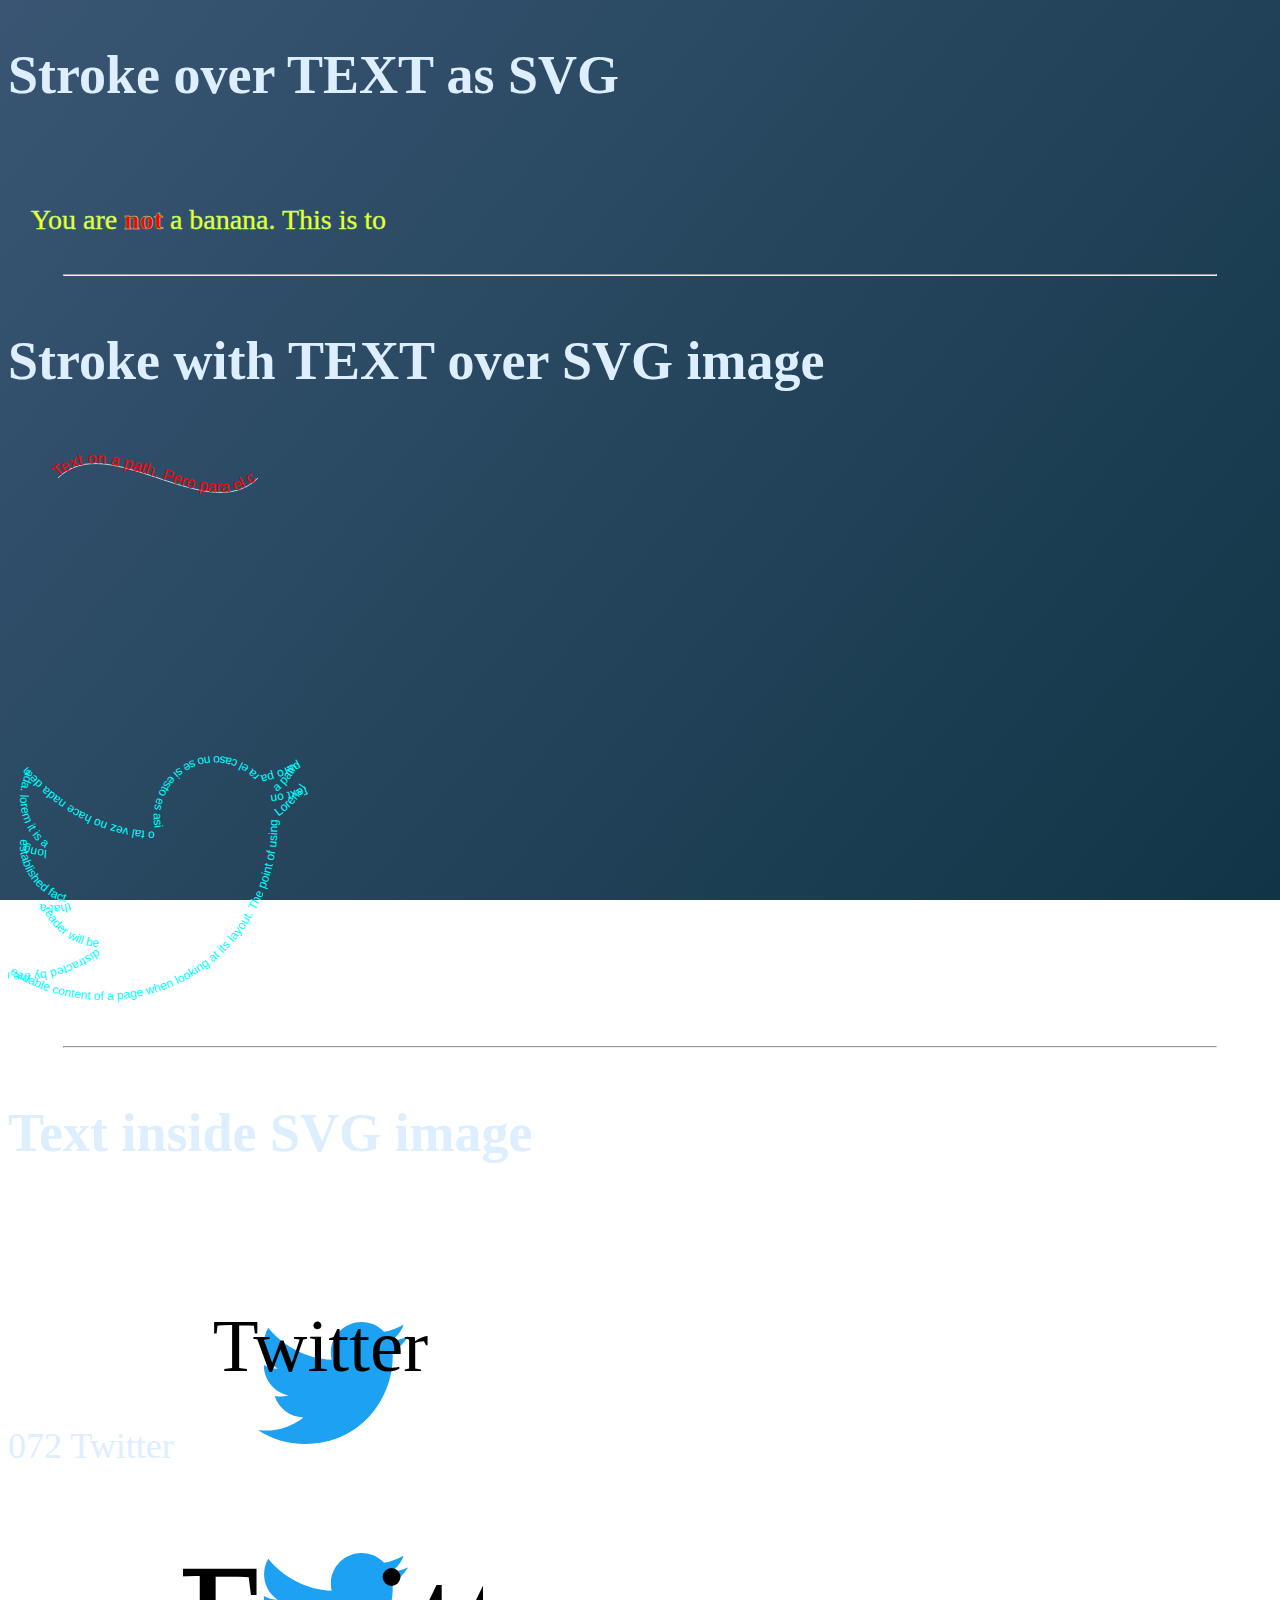
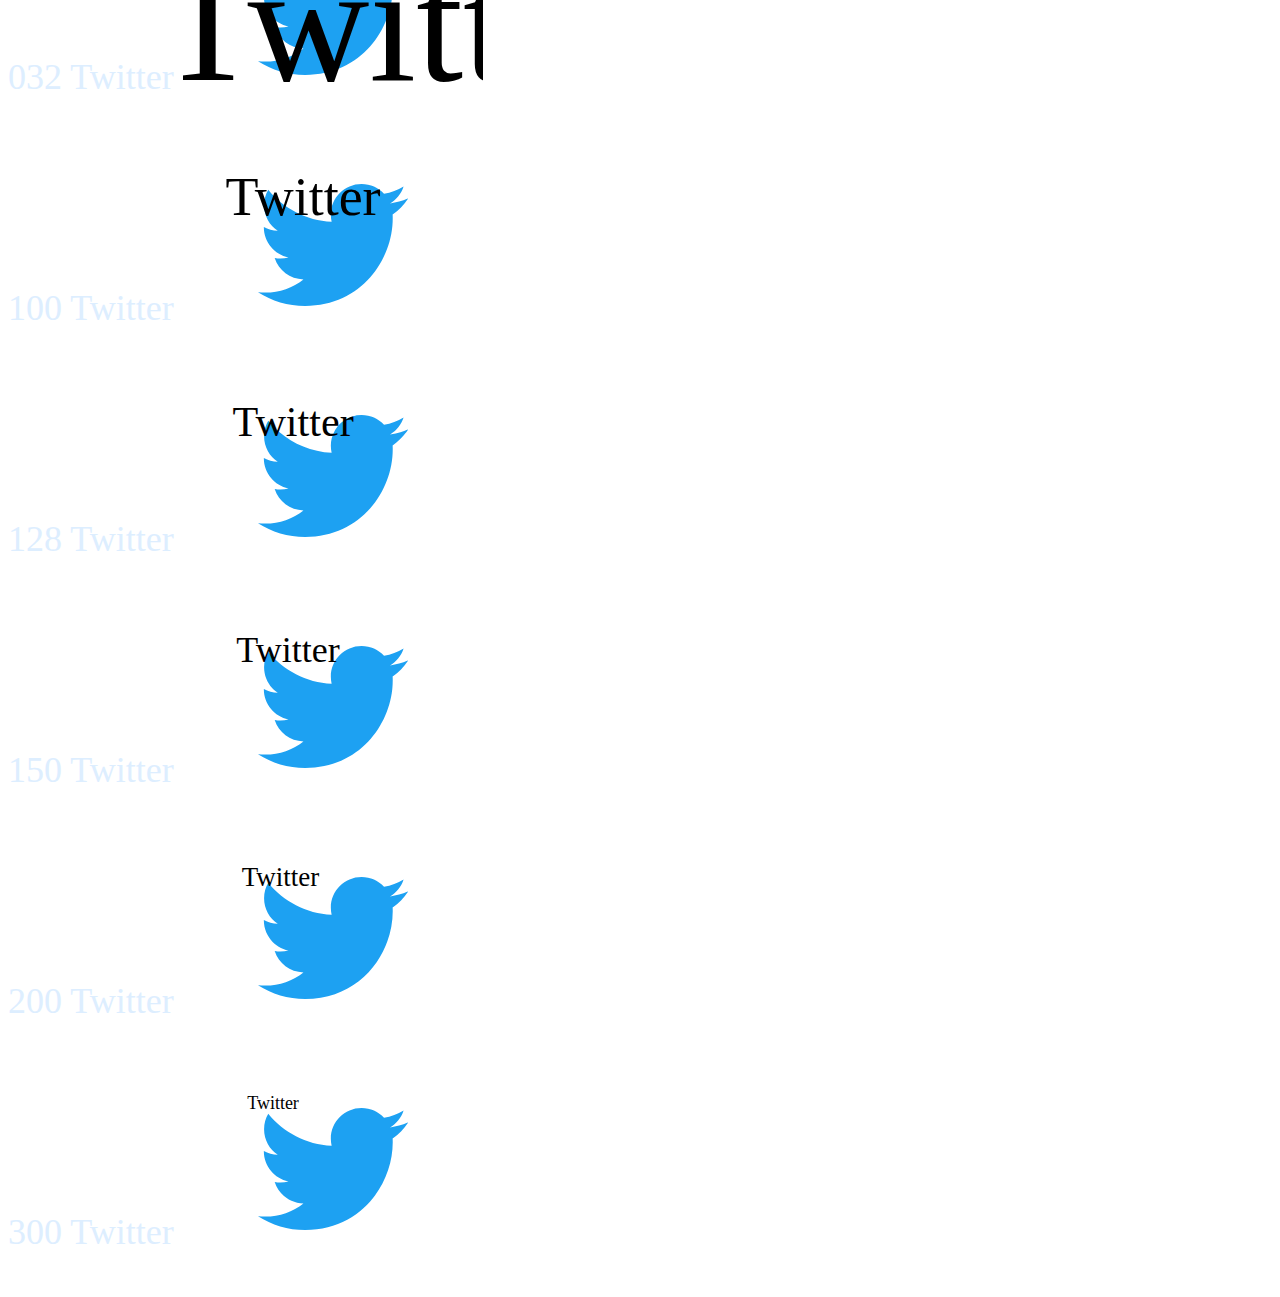
<file: src/text.html>
<!doctype html>
<html lang="en">
    <head>
        <meta charset="utf-8">
        
        <meta name="theme-color" content="#1b2735">

<style>
body {
    color: #DDEEFF;
    font: 36px Montserrat;
    display: grid;

    background: linear-gradient(130deg, #395573, #113546); 
    background-attachment: fixed;
}

h1 {
  font-size: 1.5em;
}

hr {
  width: 90vw;
}

.icon {
        /*width: 10em;
        height: 10em;*/
        /* display: table-cell; */
        /* vertical-align: top; */
}
</style>
    </head>
    <body>

<h1>Stroke over TEXT as SVG</h1>

<svg width="10cm" height="3cm" viewBox="0 0 1000 200" xmlns="http://www.w3.org/2000/svg" version="1.1">
  <g stroke="#99FFAA" font-family="Verdana" font-size="74" >
    <text x="60" y="180" fill="yellow" >
      You are
      <tspan font-weight="bold" fill="red" >not</tspan>
      a banana.  This is too long to fit in this svg viewBox.
    </text>
  </g>
</svg>

<hr>

<h1>Stroke with TEXT over SVG image</h1>

<svg width="300" height="300" viewBox="0 0 300 300" xmlns="http://www.w3.org/2000/svg" version="1.1">
  <path id="MyPath" stroke="lightblue" fill="none"
	d="M 50,50 C 100,0 200,100 250,50"/>
  <text fill="red" style="font: 16px sans-serif;">
    <textPath href="#MyPath">Text on a path. Pero para el caso no se si esto es asi o tal vez no hace nada de nada. lorem it is a long established fact that a reader will be distracted by the readable content of a page when looking at its layout. The point of using Lorem Ipsum is that it has a more-or-less normal distribution of letters, as opposed to using 'Content here, content here', making it look like readable English. Many desktop publishing packages and web page editors now use Lorem Ipsum as their default model text, and a search for 'lorem ipsum' will uncover many web sites still in their infancy. Various versions have evolved over the years, sometimes by accident, sometimes on purpose (injected humour and the like).</textPath>
  </text>
</svg>

<svg width="300" height="300" viewBox="0 0 300 300" xmlns="http://www.w3.org/2000/svg" version="1.1">
  <text fill="#00FFFF" style="font: 12px sans-serif;">
    <textPath href="#pathTwitter300">Text on a path. pero para el caso no se si esto es asi o tal vez no hace nada de nada. lorem it is a long established fact that a reader will be distracted by the readable content of a page when looking at its layout. The point of using Lorem Ipsum is that it has a more-or-less normal distribution of letters, as opposed to using 'Content here, content here', making it look like readable English. Many desktop publishing packages and web page editors now use Lorem Ipsum as their default model text, and a search for 'lorem ipsum' will uncover many web sites still in their infancy. Various versions have evolved over the years, sometimes by accident, sometimes on purpose (injected humour and the like).</textPath>
  </text>
</svg>

<hr>
        <h1>Text inside SVG image</h1>
        <p />

        <!-- DEFINICION DE SVG -->
        <svg xmlns="http://www.w3.org/2000/svg" style="display: none;">

            <!-- SVG TWITTER -->
            <symbol id="icon-twitter-72" viewBox="0 0 72 72" aria-labelledby="title-twitter" aria-describedby="desc-twitter">
                <title id="title-twitter">Twitter</title>
                <desc id="desc-twitter">Logo de Twitter obtenido de: IcoMoonApp, set Brands.</desc>
                <!--<a xlink:href="https://twitter.com/NombreUsuario" tabindex="0" role="link">-->
                <path style="fill: var(--color1, #1da1f2)" d="M71.862 13.707c-2.655 1.167-5.49 1.962-8.475 2.325 3.042-1.833 5.382-4.722 6.489-8.169-2.853 1.665-6.015 2.877-9.381 3.552-2.688-2.877-6.519-4.677-10.773-4.677-8.151 0-14.76 6.609-14.76 14.751 0 1.17 0.135 2.295 0.381 3.372-12.27-0.579-23.145-6.471-30.423-15.378-1.281 2.166-1.998 4.683-1.998 7.425 0 5.13 2.61 9.639 6.564 12.288-2.421-0.078-4.698-0.744-6.684-1.848v0.183c0 7.155 5.079 13.122 11.838 14.481-1.239 0.333-2.547 0.513-3.888 0.513-0.942 0-1.845-0.090-2.748-0.258 1.893 5.859 7.335 10.131 13.812 10.251-5.040 3.957-11.427 6.315-18.306 6.315-1.17 0-2.337-0.069-3.51-0.201 6.567 4.182 14.304 6.627 22.671 6.627 27.162 0 41.997-22.488 41.997-41.958 0-0.627 0-1.26-0.045-1.89 2.883-2.067 5.4-4.68 7.38-7.644z">
                <!-- fill="#1da1f2" style="fill: var(--colorTwitterIcon, #1da1f2)" -->
                </path>
                 <text x="30" y="30" font-size="1em" text-anchor="middle" fill="#000000">Twitter</text> 
                <!-- </a> -->
            </symbol>

<symbol id="icon-twitter-auto-32" viewBox="0 0 32 32">
<path fill="#1da1f2" style="fill: var(--color1, #1da1f2)" d="M31.939 6.092c-1.18 0.519-2.44 0.872-3.767 1.033 1.352-0.815 2.392-2.099 2.884-3.631-1.268 0.74-2.673 1.279-4.169 1.579-1.195-1.279-2.897-2.079-4.788-2.079-3.623 0-6.56 2.937-6.56 6.556 0 0.52 0.060 1.020 0.169 1.499-5.453-0.257-10.287-2.876-13.521-6.835-0.569 0.963-0.888 2.081-0.888 3.3 0 2.28 1.16 4.284 2.917 5.461-1.076-0.035-2.088-0.331-2.971-0.821v0.081c0 3.18 2.257 5.832 5.261 6.436-0.551 0.148-1.132 0.228-1.728 0.228-0.419 0-0.82-0.040-1.221-0.115 0.841 2.604 3.26 4.503 6.139 4.556-2.24 1.759-5.079 2.807-8.136 2.807-0.52 0-1.039-0.031-1.56-0.089 2.919 1.859 6.357 2.945 10.076 2.945 12.072 0 18.665-9.995 18.665-18.648 0-0.279 0-0.56-0.020-0.84 1.281-0.919 2.4-2.080 3.28-3.397z"></path>
<text x="30" y="30" font-size="1em" text-anchor="middle" fill="#000000">Twitter</text> 
</symbol>

<symbol id="icon-twitter-100" viewBox="0 0 100 100">
<path fill="#1da1f2" style="fill: var(--color1, #1da1f2)" d="M99.808 19.037c-3.687 1.621-7.625 2.725-11.771 3.229 4.225-2.546 7.475-6.558 9.012-11.346-3.962 2.313-8.354 3.996-13.029 4.933-3.733-3.996-9.054-6.496-14.963-6.496-11.321 0-20.5 9.179-20.5 20.487 0 1.625 0.188 3.187 0.529 4.683-17.042-0.804-32.146-8.987-42.254-21.358-1.779 3.008-2.775 6.504-2.775 10.313 0 7.125 3.625 13.388 9.117 17.067-3.363-0.108-6.525-1.033-9.283-2.567v0.254c0 9.937 7.054 18.225 16.442 20.112-1.721 0.462-3.537 0.713-5.4 0.713-1.308 0-2.562-0.125-3.817-0.358 2.629 8.137 10.187 14.071 19.183 14.238-7 5.496-15.871 8.771-25.425 8.771-1.625 0-3.246-0.096-4.875-0.279 9.121 5.808 19.867 9.204 31.487 9.204 37.725 0 58.329-31.233 58.329-58.275 0-0.871 0-1.75-0.063-2.625 4.004-2.871 7.5-6.5 10.25-10.617z"></path>
<text x="30" y="30" font-size="1em" text-anchor="middle" fill="#000000">Twitter</text> 
</symbol>

<symbol id="icon-twitter-128" viewBox="0 0 128 128">
<path fill="#1da1f2" style="fill: var(--color1, #1da1f2)" d="M127.755 24.368c-4.72 2.075-9.76 3.488-15.067 4.133 5.408-3.259 9.568-8.395 11.536-14.523-5.072 2.96-10.693 5.115-16.677 6.315-4.779-5.115-11.589-8.315-19.152-8.315-14.491 0-26.24 11.749-26.24 26.224 0 2.080 0.24 4.080 0.677 5.995-21.813-1.029-41.147-11.504-54.085-27.339-2.277 3.851-3.552 8.325-3.552 13.2 0 9.12 4.64 17.136 11.669 21.845-4.304-0.139-8.352-1.323-11.883-3.285v0.325c0 12.72 9.029 23.328 21.045 25.744-2.203 0.592-4.528 0.912-6.912 0.912-1.675 0-3.28-0.16-4.885-0.459 3.365 10.416 13.040 18.011 24.555 18.224-8.96 7.035-20.315 11.227-32.544 11.227-2.080 0-4.155-0.123-6.24-0.357 11.675 7.435 25.429 11.781 40.304 11.781 48.288 0 74.661-39.979 74.661-74.592 0-1.115 0-2.24-0.080-3.36 5.125-3.675 9.6-8.32 13.12-13.589z"></path>
<text x="30" y="30" font-size="1em" text-anchor="middle" fill="#000000">Twitter</text> 
</symbol>

<symbol id="icon-twitter-150" viewBox="0 0 150 150">
<path id="pathTwitter150" fill="#1da1f2" style="fill: var(--color1, #1da1f2)" d="M149.712 28.556c-5.531 2.431-11.438 4.087-17.656 4.844 6.338-3.819 11.213-9.837 13.519-17.019-5.944 3.469-12.531 5.994-19.544 7.4-5.6-5.994-13.581-9.744-22.444-9.744-16.981 0-30.75 13.769-30.75 30.731 0 2.438 0.281 4.781 0.794 7.025-25.563-1.206-48.219-13.481-63.381-32.037-2.669 4.512-4.162 9.756-4.162 15.469 0 10.688 5.438 20.081 13.675 25.6-5.044-0.162-9.787-1.55-13.925-3.85v0.381c0 14.906 10.581 27.338 24.663 30.169-2.581 0.694-5.306 1.069-8.1 1.069-1.962 0-3.844-0.188-5.725-0.537 3.944 12.206 15.281 21.106 28.775 21.356-10.5 8.244-23.806 13.156-38.137 13.156-2.438 0-4.869-0.144-7.313-0.419 13.681 8.712 29.8 13.806 47.231 13.806 56.587 0 87.494-46.85 87.494-87.412 0-1.306 0-2.625-0.094-3.938 6.006-4.306 11.25-9.75 15.375-15.925z"></path>
<text x="30" y="30" font-size="1em" text-anchor="middle" fill="#000000">Twitter</text> 
</symbol>

<symbol id="icon-twitter-200" viewBox="0 0 200 200">
<path fill="#1da1f2" style="fill: var(--color1, #1da1f2)" d="M199.617 38.075c-7.375 3.242-15.25 5.45-23.542 6.458 8.45-5.092 14.95-13.117 18.025-22.692-7.925 4.625-16.708 7.992-26.058 9.867-7.467-7.992-18.108-12.992-29.925-12.992-22.642 0-41 18.358-41 40.975 0 3.25 0.375 6.375 1.058 9.367-34.083-1.608-64.292-17.975-84.508-42.717-3.558 6.017-5.55 13.008-5.55 20.625 0 14.25 7.25 26.775 18.233 34.133-6.725-0.217-13.050-2.067-18.567-5.133v0.508c0 19.875 14.108 36.45 32.883 40.225-3.442 0.925-7.075 1.425-10.8 1.425-2.617 0-5.125-0.25-7.633-0.717 5.258 16.275 20.375 28.142 38.367 28.475-14 10.992-31.742 17.542-50.85 17.542-3.25 0-6.492-0.192-9.75-0.558 18.242 11.617 39.733 18.408 62.975 18.408 75.45 0 116.658-62.467 116.658-116.55 0-1.742 0-3.5-0.125-5.25 8.008-5.742 15-13 20.5-21.233z"></path>
<text x="30" y="30" font-size="1em" text-anchor="middle" fill="#000000">Twitter</text> 
</symbol>

<symbol id="icon-twitter-300" viewBox="0 0 300 300">
<path id="pathTwitter300" fill="#1da1f2" style="fill: var(--color1, #1da1f2)" d="M299.425 57.112c-11.063 4.862-22.875 8.175-35.312 9.688 12.675-7.637 22.425-19.675 27.038-34.037-11.888 6.938-25.063 11.987-39.088 14.8-11.2-11.987-27.163-19.487-44.888-19.487-33.962 0-61.5 27.538-61.5 61.463 0 4.875 0.563 9.563 1.588 14.050-51.125-2.413-96.437-26.962-126.763-64.075-5.338 9.025-8.325 19.513-8.325 30.938 0 21.375 10.875 40.162 27.35 51.2-10.088-0.325-19.575-3.1-27.85-7.7v0.763c0 29.813 21.163 54.675 49.325 60.338-5.162 1.387-10.612 2.138-16.2 2.138-3.925 0-7.688-0.375-11.45-1.075 7.888 24.412 30.563 42.212 57.55 42.713-21 16.487-47.612 26.312-76.275 26.312-4.875 0-9.737-0.287-14.625-0.838 27.362 17.425 59.6 27.613 94.462 27.613 113.175 0 174.988-93.7 174.988-174.825 0-2.612 0-5.25-0.188-7.875 12.013-8.612 22.5-19.5 30.75-31.85z"></path>
<text x="30" y="30" font-size="1em" text-anchor="middle" fill="#000000">Twitter</text> 
</symbol>

<symbol id="icon-youtube-150" viewBox="0 0 150 150">
<path fill="#f00" style="fill: var(--color1, #f00)" d="M146.844 38.781c-1.811-6.344-6.706-11.239-12.917-13.017l-0.133-0.033c-11.688-3.131-58.725-3.131-58.725-3.131s-46.919-0.063-58.725 3.131c-6.344 1.811-11.239 6.706-13.017 12.917l-0.033 0.133c-2.076 10.69-3.264 22.984-3.264 35.555 0 0.255 0 0.51 0.001 0.765l-0-0.039c-0.001 0.175-0.001 0.383-0.001 0.591 0 12.57 1.188 24.863 3.457 36.772l-0.193-1.22c1.811 6.344 6.706 11.239 12.917 13.017l0.133 0.033c11.675 3.138 58.725 3.138 58.725 3.138s46.912 0 58.725-3.138c6.344-1.811 11.239-6.706 13.017-12.917l0.033-0.133c1.991-10.47 3.129-22.513 3.129-34.822 0-0.465-0.002-0.929-0.005-1.394l0 0.071c0.004-0.432 0.005-0.943 0.005-1.454 0-12.311-1.139-24.356-3.318-36.035l0.187 1.208zM60.056 97.506v-44.956l39.15 22.512z"></path>
<text x="30" y="30" font-size="1em" text-anchor="middle" fill="#000000">Twitter</text> 
</symbol>
        </svg>

        
        <!-- USO DE SVG COMPLETO -->
        <p /> 072 Twitter
        <svg class="icon icon-twitter">
            <a xlink:href="https://twitter.com/NombreUsuario" tabindex="0" role="link">
                <use xlink:href="#icon-twitter-72"></use>
            </a>
        </svg>
        <p /> 032 Twitter
        <svg class="icon icon-twitter">
            <a xlink:href="https://twitter.com/NombreUsuario" tabindex="0" role="link">
                <use xlink:href="#icon-twitter-auto-32"></use>
            </a>
        </svg>
        <p /> 100 Twitter
        <svg class="icon icon-twitter">
            <a xlink:href="https://twitter.com/NombreUsuario" tabindex="0" role="link">
                <use xlink:href="#icon-twitter-100"></use>
            </a>
        </svg>
        <p /> 128 Twitter
        <svg class="icon icon-twitter">
            <a xlink:href="https://twitter.com/NombreUsuario" tabindex="0" role="link">
                <use xlink:href="#icon-twitter-128"></use>
            </a>
        </svg>
        <p /> 150 Twitter
        <svg class="icon icon-twitter">
            <a xlink:href="https://twitter.com/NombreUsuario" tabindex="0" role="link">
                <use xlink:href="#icon-twitter-150"></use>
            </a>
        </svg>
        <p /> 200 Twitter
        <svg class="icon icon-twitter">
            <a xlink:href="https://twitter.com/NombreUsuario" tabindex="0" role="link">
                <use xlink:href="#icon-twitter-200"></use>
            </a>
        </svg>
        <p /> 300 Twitter
        <svg class="icon icon-twitter">
            <a xlink:href="https://twitter.com/NombreUsuario" tabindex="0" role="link">
                <use xlink:href="#icon-twitter-300"></use>
            </a>
        </svg>

    </body>
</html>
</file>
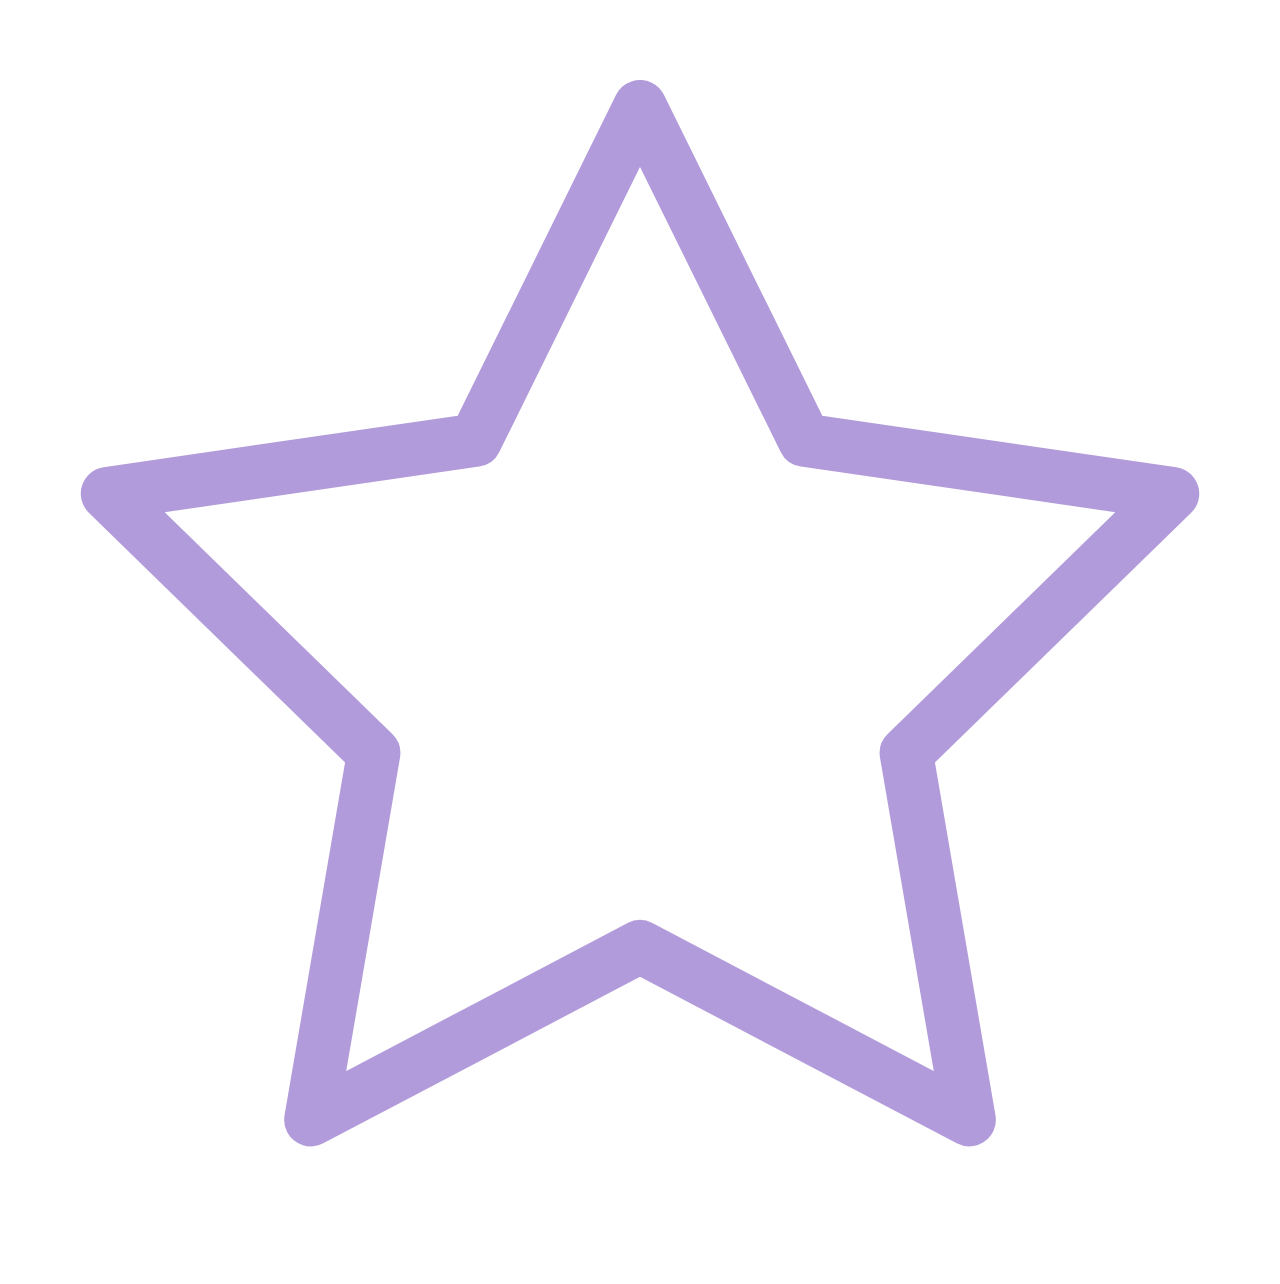
<file: src/zoomed.html>
<!doctype html>
<html lang="en">

<head>
  <meta charset="utf-8">
  <title>Page Not Found</title>
  <meta name="viewport" content="width=device-width, initial-scale=1">
  <style>
    html {
      display: table;
      font-family: sans-serif;
      height: 100%;
      text-align: center;
      width: 100%;
    }

    body {
      display: table-cell;
      vertical-align: middle;
      overflow: hidden;
    }

    #svgSmile {
      /*animation: balanceo 2s infinite ease-in-out alternate;*/

	/*-webkit-animation: heartbeat 1.5s ease-in-out infinite both;
	        animation: heartbeat 1.5s ease-in-out infinite both;*/
    
    -webkit-animation: jello-horizontal 0.9s both;
	        animation: jello-horizontal 0.9s infinite both;

	  display: none;
    }

    @keyframes balanceo {
      0% {
        transform: rotateX(30deg) rotateY(5deg);
      }
      100% {
        transform: rotateX(-30deg) rotateY(-10deg);
      }
    }

    #svgHeart {
      width: 100%;
      height: 100%;
    -webkit-animation: scale-in-center 2.5s cubic-bezier(0.250, 0.460, 0.450, 0.940) both;
	        animation: scale-in-center 2.5s cubic-bezier(0.250, 0.460, 0.450, 0.940) both;

	  display: none;
    }

    #svgStar {
      width: 100%;
      height: 100%;
      opacity: 0.5;
    -webkit-animation: scale-in-center 2.5s cubic-bezier(0.250, 0.460, 0.450, 0.940) both;
	        animation: scale-in-center 2.5s cubic-bezier(0.250, 0.460, 0.450, 0.940) 3 alternate both;

	  /*display: none;*/
    }


  
/**
 * ----------------------------------------
 * animation heartbeat
 * ----------------------------------------
 */
@keyframes heartbeat {
  from {
    -webkit-transform: scale(1);
            transform: scale(1);
    -webkit-transform-origin: center center;
            transform-origin: center center;
    -webkit-animation-timing-function: ease-out;
            animation-timing-function: ease-out;
  }
  10% {
    -webkit-transform: scale(0.91);
            transform: scale(0.91);
    -webkit-animation-timing-function: ease-in;
            animation-timing-function: ease-in;
  }
  17% {
    -webkit-transform: scale(0.98);
            transform: scale(0.98);
    -webkit-animation-timing-function: ease-out;
            animation-timing-function: ease-out;
  }
  33% {
    -webkit-transform: scale(0.87);
            transform: scale(0.87);
    -webkit-animation-timing-function: ease-in;
            animation-timing-function: ease-in;
  }
  45% {
    -webkit-transform: scale(1);
            transform: scale(1);
    -webkit-animation-timing-function: ease-out;
            animation-timing-function: ease-out;
  }
}


/**
 * ----------------------------------------
 * animation jello-horizontal
 * ----------------------------------------
 */
@keyframes jello-horizontal {
  0% {
    -webkit-transform: scale3d(1, 1, 1);
            transform: scale3d(1, 1, 1);
  }
  30% {
    -webkit-transform: scale3d(1.25, 0.75, 1);
            transform: scale3d(1.25, 0.75, 1);
  }
  40% {
    -webkit-transform: scale3d(0.75, 1.25, 1);
            transform: scale3d(0.75, 1.25, 1);
  }
  50% {
    -webkit-transform: scale3d(1.15, 0.85, 1);
            transform: scale3d(1.15, 0.85, 1);
  }
  65% {
    -webkit-transform: scale3d(0.95, 1.05, 1);
            transform: scale3d(0.95, 1.05, 1);
  }
  75% {
    -webkit-transform: scale3d(1.05, 0.95, 1);
            transform: scale3d(1.05, 0.95, 1);
  }
  100% {
    -webkit-transform: scale3d(1, 1, 1);
            transform: scale3d(1, 1, 1);
  }
}


/**
 * ----------------------------------------
 * animation scale-in-center
 * ----------------------------------------
 */
@keyframes scale-in-center {
  0% {
    -webkit-transform: scale(0);
            transform: scale(0);
    /*opacity: 1;*/
  }
  100% {
    -webkit-transform: scale(6);
            transform: scale(6);
    opacity: 1;
  }
}


  </style>
</head>

<body>
<svg id="svgSmile" xmlns="http://www.w3.org/2000/svg" class="icon icon-tabler icon-tabler-mood-happy" width="100" height="100" viewBox="0 0 24 24" stroke-width="0.5" stroke="#673AB7" fill="none" stroke-linecap="round" stroke-linejoin="round">
  <path stroke="none" d="M0 0h24v24H0z"  class="heartbeat"/>
  <circle cx="12" cy="12" r="9" />
  <line x1="9" y1="9" x2="9.01" y2="9" />
  <line x1="15" y1="9" x2="15.01" y2="9" />
  <path d="M8 13a4 4 0 1 0 8 0m0 0H8" />
</svg>

<svg id="svgHeart" xmlns="http://www.w3.org/2000/svg" class="icon icon-tabler icon-tabler-heart" width="100" height="100" viewBox="0 0 24 24" stroke-width="1" stroke="#673AB7" fill="none" stroke-linecap="round" stroke-linejoin="round">
  <path stroke="none" d="M0 0h24v24H0z"/>
  <path d="M12 20l-7 -7a4 4 0 0 1 6.5 -6a.9 .9 0 0 0 1 0a4 4 0 0 1 6.5 6l-7 7" />
</svg>

<svg id="svgStar" xmlns="http://www.w3.org/2000/svg" class="icon icon-tabler icon-tabler-star" width="100" height="100" viewBox="0 0 24 24" stroke-width="1" stroke="#673AB7" fill="none" stroke-linecap="round" stroke-linejoin="round">
  <path stroke="none" d="M0 0h24v24H0z"/>
  <path d="M12 17.75l-6.172 3.245 1.179-6.873-4.993-4.867 6.9-1.002L12 2l3.086 6.253 6.9 1.002-4.993 4.867 1.179 6.873z" />
</svg>

</body>
</html>
<!-- IE needs 512+ bytes: https://docs.microsoft.com/archive/blogs/ieinternals/friendly-http-error-pages -->
</file>
<file: src/css/main.css>
/*@import url("https://fonts.googleapis.com/css?family=Montserrat");*/
:root {
  --icon-color: #8299B0;
  --icon-color-hover: #E0E6EB;
  --icon-color-active: #3B4C5E;
}

body {
    font: 24px Montserrat; 
    color: #DDEEFF;
    /*margin: 1em;*/

    background: #232526; /* fallback for old browsers */
    background: -webkit-linear-gradient(to right, #414345, #232526); /* Chrome 10-25, Safari 5.1-6 */
    background: linear-gradient(130deg, #395573, #113546); /* W3C, IE 10+/ Edge, Firefox 16+, Chrome 26+, Opera 12+, Safari 7+ */
    background-attachment: fixed;
}

.container-svg {
    display: flex;
    justify-content: space-evenly;
}

.icon {
    display: inline-block;

    /* Default color if not define a gradient 
    and specific color in class. */
    color: var(--icon-color, #444444);
    width: 2em;
    height: 2em;

    /* Definido para permitir utilizar Color 
    en las clases de cada SVG 
    (icon-twitch, icon-twitter, icon-youtube) */
    fill: currentColor;
    stroke-dasharray: 100 300;
}

.icon:hover {
    animation: colorChanging 4.2s ease forwards;
}

@keyframes colorChanging {
    0%  { fill: url(#myGradient1); }
    20% { fill: url(#myGradient2); }
    50% { fill: url(#myGradient1); }
    70% { fill: url(#myGradient2); }
    85% { fill: url(#myGradient1); }
    100% { 
        stroke-dasharray: 300 0;
        fill: url(#myGradient2); 
    }
}

.path-twitch {
    stroke-width: 2px;
}

.path-twitter {
    stroke: url(#myPattern);
    stroke-width: 4px;
}

.path-youtube {
    stroke: #00FFFF;
    /*fill: #F00;*/
}

.path-css3 {
    fill: url(#myGradient2);
}

.icon-twitch {
    /* Using currentColor above lets
    us use `color` for changing the color
    of our icons: */
    color: #6441A4;

    /* The width and height of the SVG
    was previously set to 1em.
    This allows us to use `font-size`
    to change the size of our icon: */
    font-size: 72px;

    /* Si no quiero utilizar el gradiente, 
    lo quito y tomará el color asignado arriba. */
    fill: url(#myGradient1);

    stroke-dasharray: 3;
    /*stroke-dasharray: 50 150;
    animation: dash 5s ease infinite alternate;*/

    animation: rotateAnim 5s ease infinite alternate forwards;
}

@keyframes rotateAnim {
    0%, 100% {
        transform: rotateX(20deg) rotateY(0deg)/* rotateZ(20deg)*/;
    }
    50% {
        transform: rotateX(-20deg) rotateY(360deg)/* rotateZ(-20deg)*/;
    }
}

.icon-twitter {
    /* Using currentColor above lets
    us use `color` for changing the color
    of our icons: */
    //color: #1DA1F2;

    /* The width and height of the SVG
    was previously set to 1em.
    This allows us to use `font-size`
    to change the size of our icon: */
    font-size: 72px;

    /* Si no quiero utilizar el gradiente, 
    lo quito y tomará el color asignado arriba. */
    fill: url(#myGradient2);

    /*stroke-dasharray: 20;
    stroke-dasharray: 50 150;
    animation: dash 5s ease infinite alternate;*/
}

.icon-youtube {
    /* Using currentColor above lets
    us use `color` for changing the color
    of our icons: */
    //color: #F00;

    /* The width and height of the SVG
    was previously set to 1em.
    This allows us to use `font-size`
    to change the size of our icon: */
    font-size: 72px;

    /* Si no quiero utilizar el gradiente, 
    lo quito y tomará el color asignado arriba. */
    fill: url(#myGradient1);

    /*stroke-dasharray: 20;
    stroke-dasharray: 50 150;
    animation: dash 5s ease infinite alternate;*/
    animation: moveAnim 5s ease infinite alternate forwards;
}

.icon-youtube:hover {
    /*animation: moveAnim 5s ease infinite alternate forwards;*/
    filter: drop-shadow(16px 16px 10px rgba(0,0,0,0.9));
    
}

@keyframes moveAnim {
    0%, 100% {
        transform: translateX(20px) translateY(10px) scale(1.3);
    }
    50% {
        transform: translateX(-10px) translateY(-0.5em);
        filter: blur(2px) drop-shadow(16px 16px 10px rgba(0,0,0,0.9));

    }
}

.icon-css3 {
    font-size: 72px;

    animation: rotateAnim 10s ease infinite alternate forwards;
}
</file>
